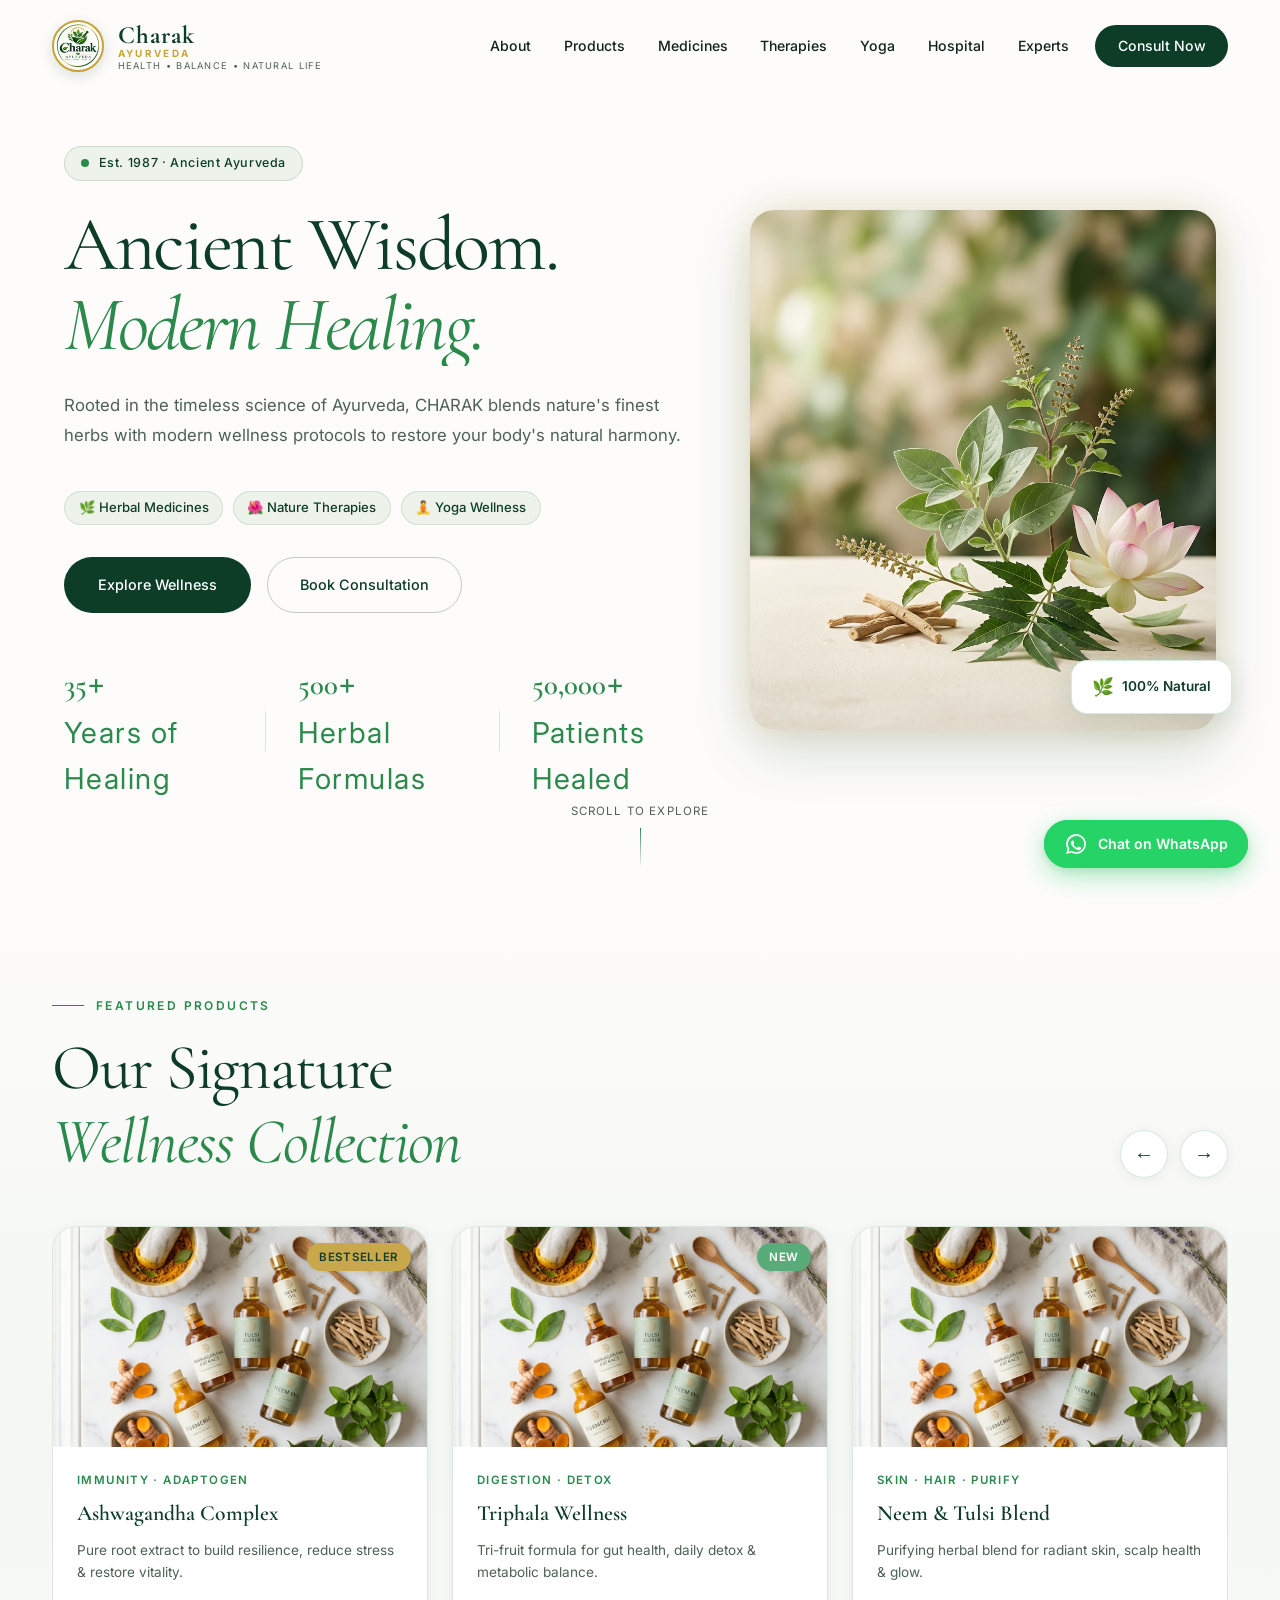
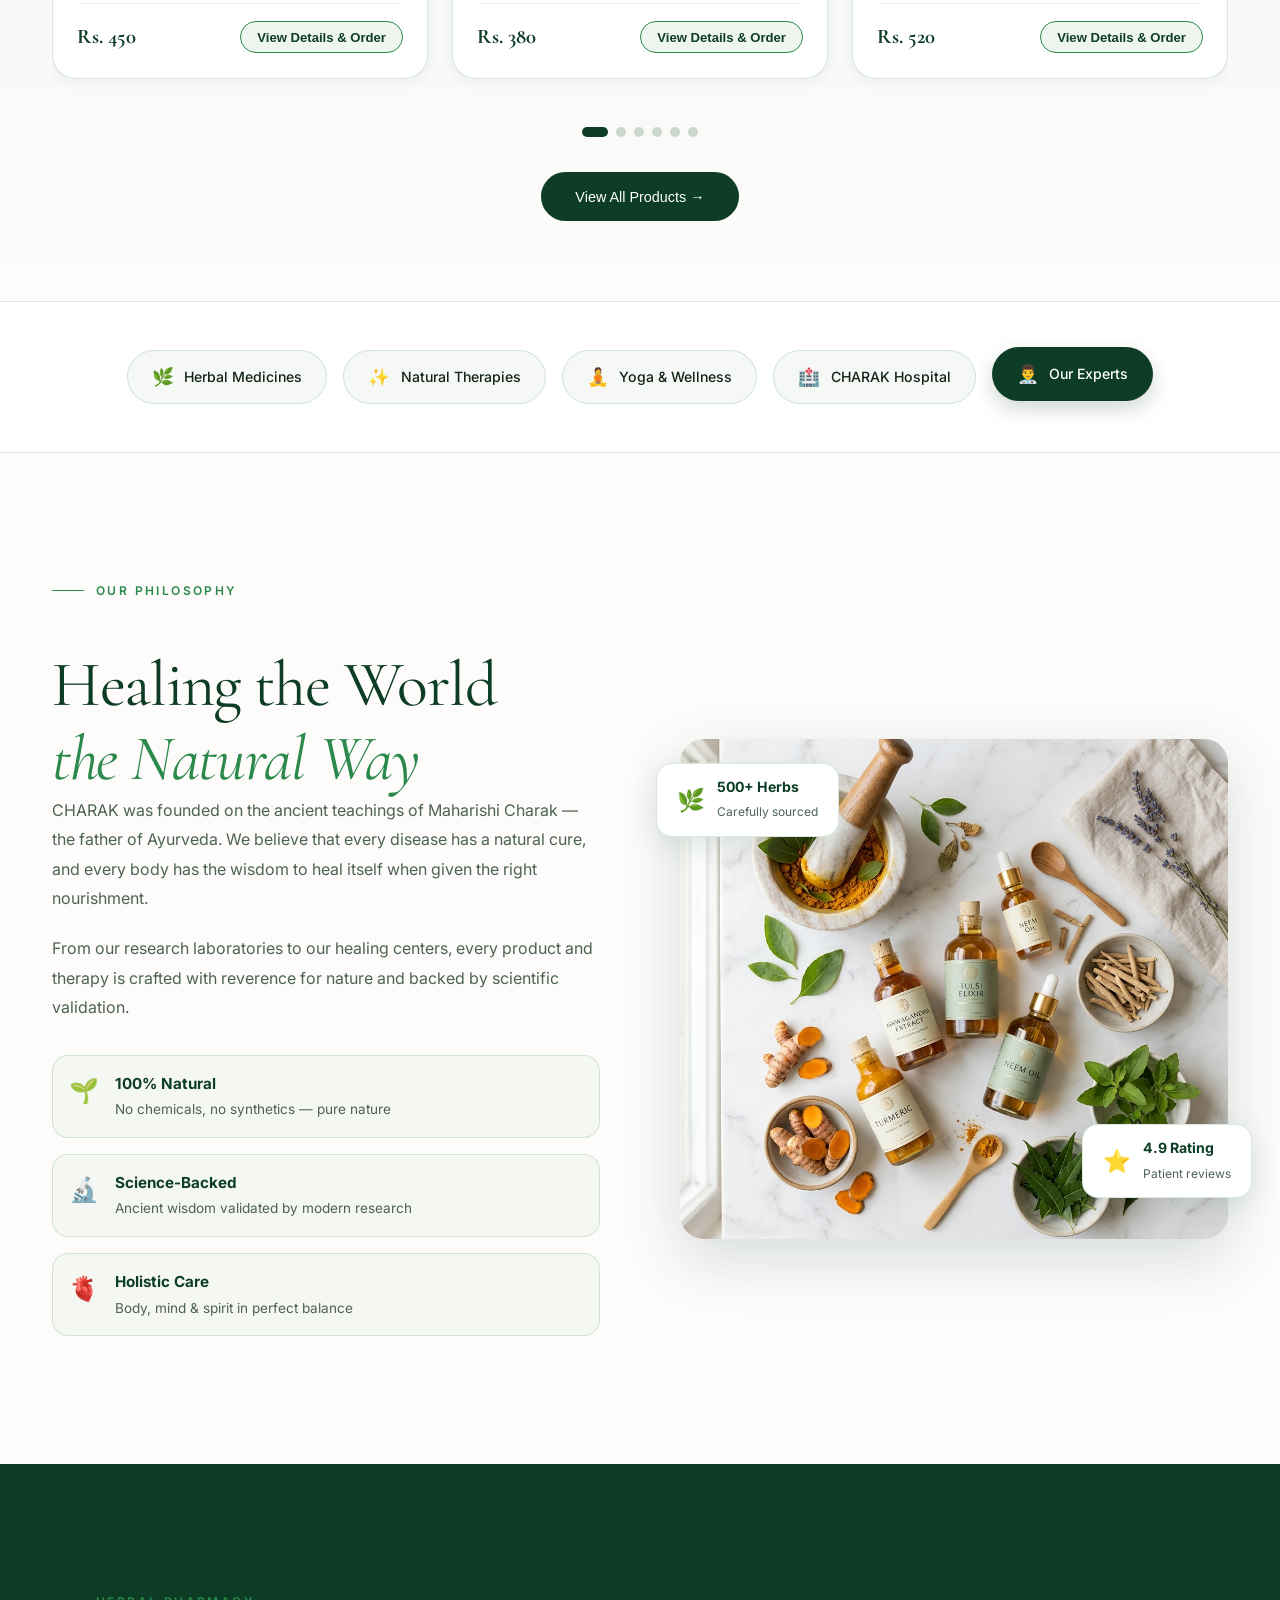
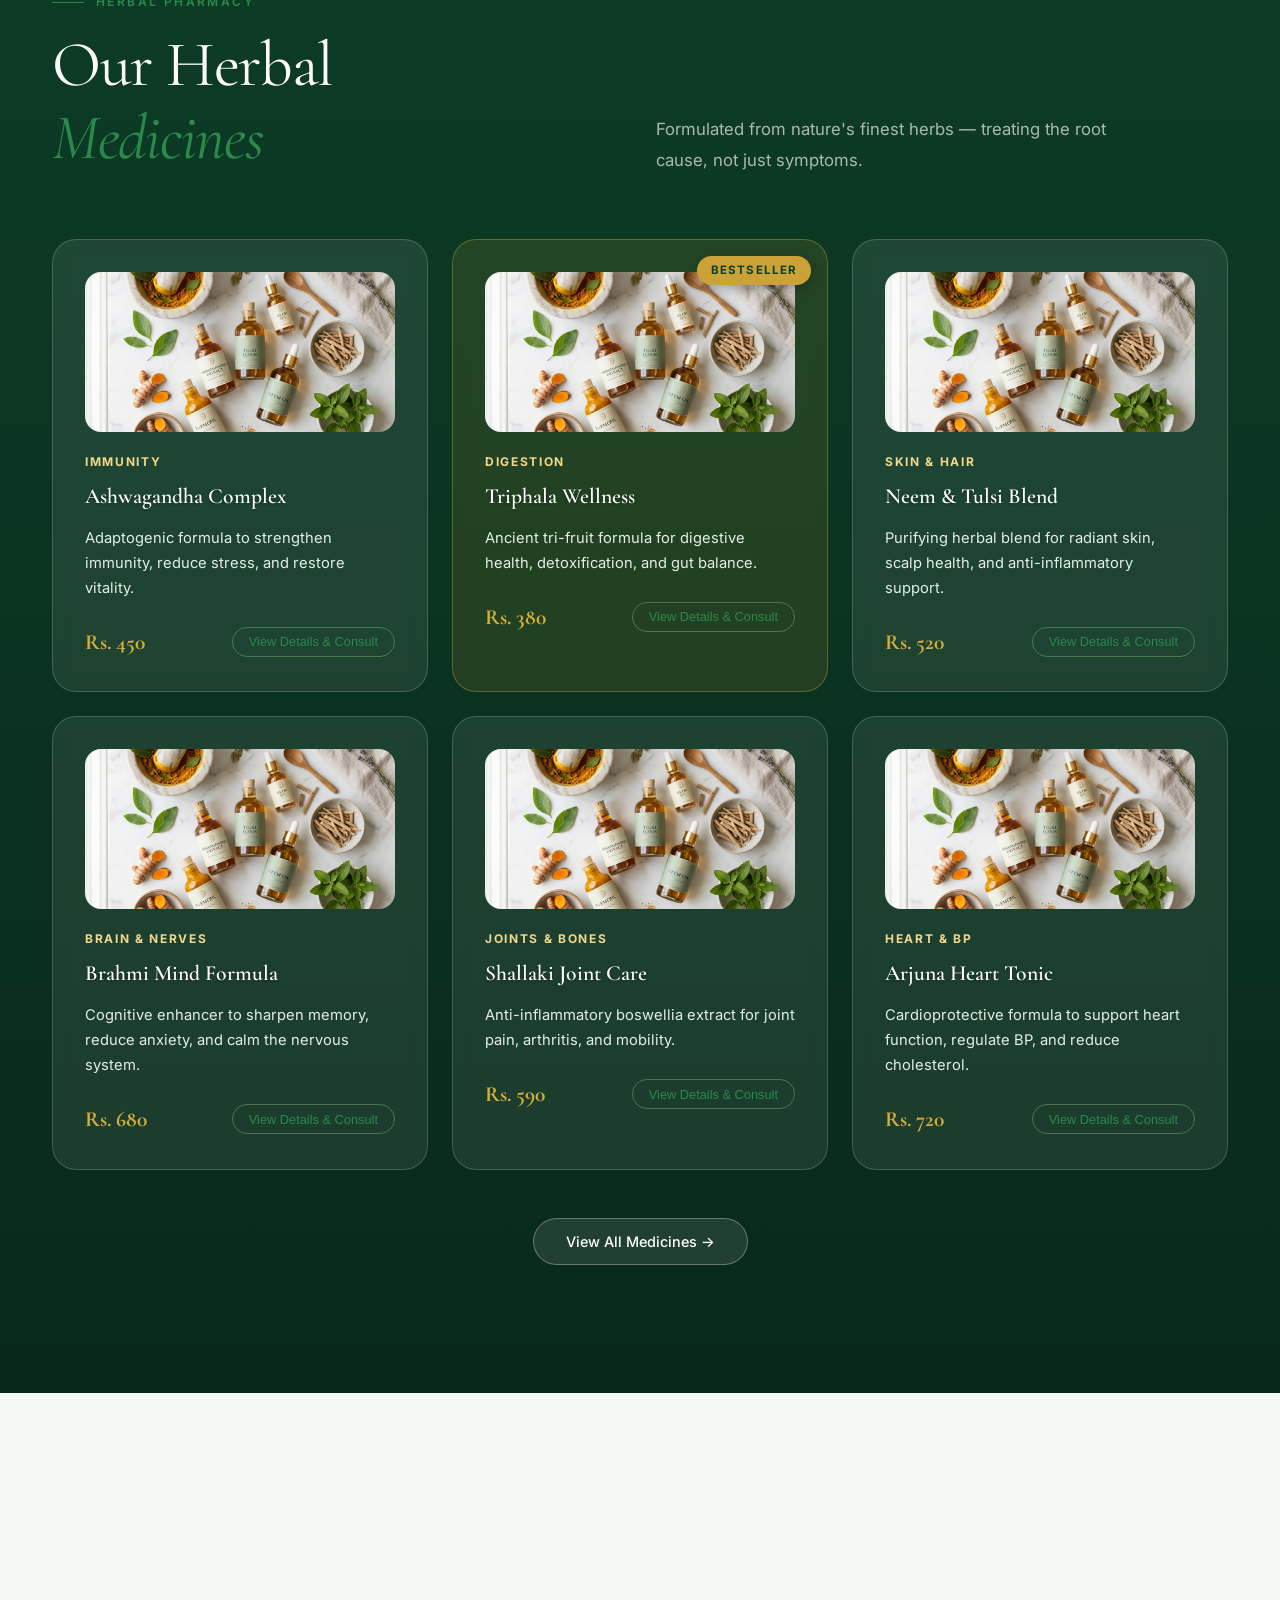
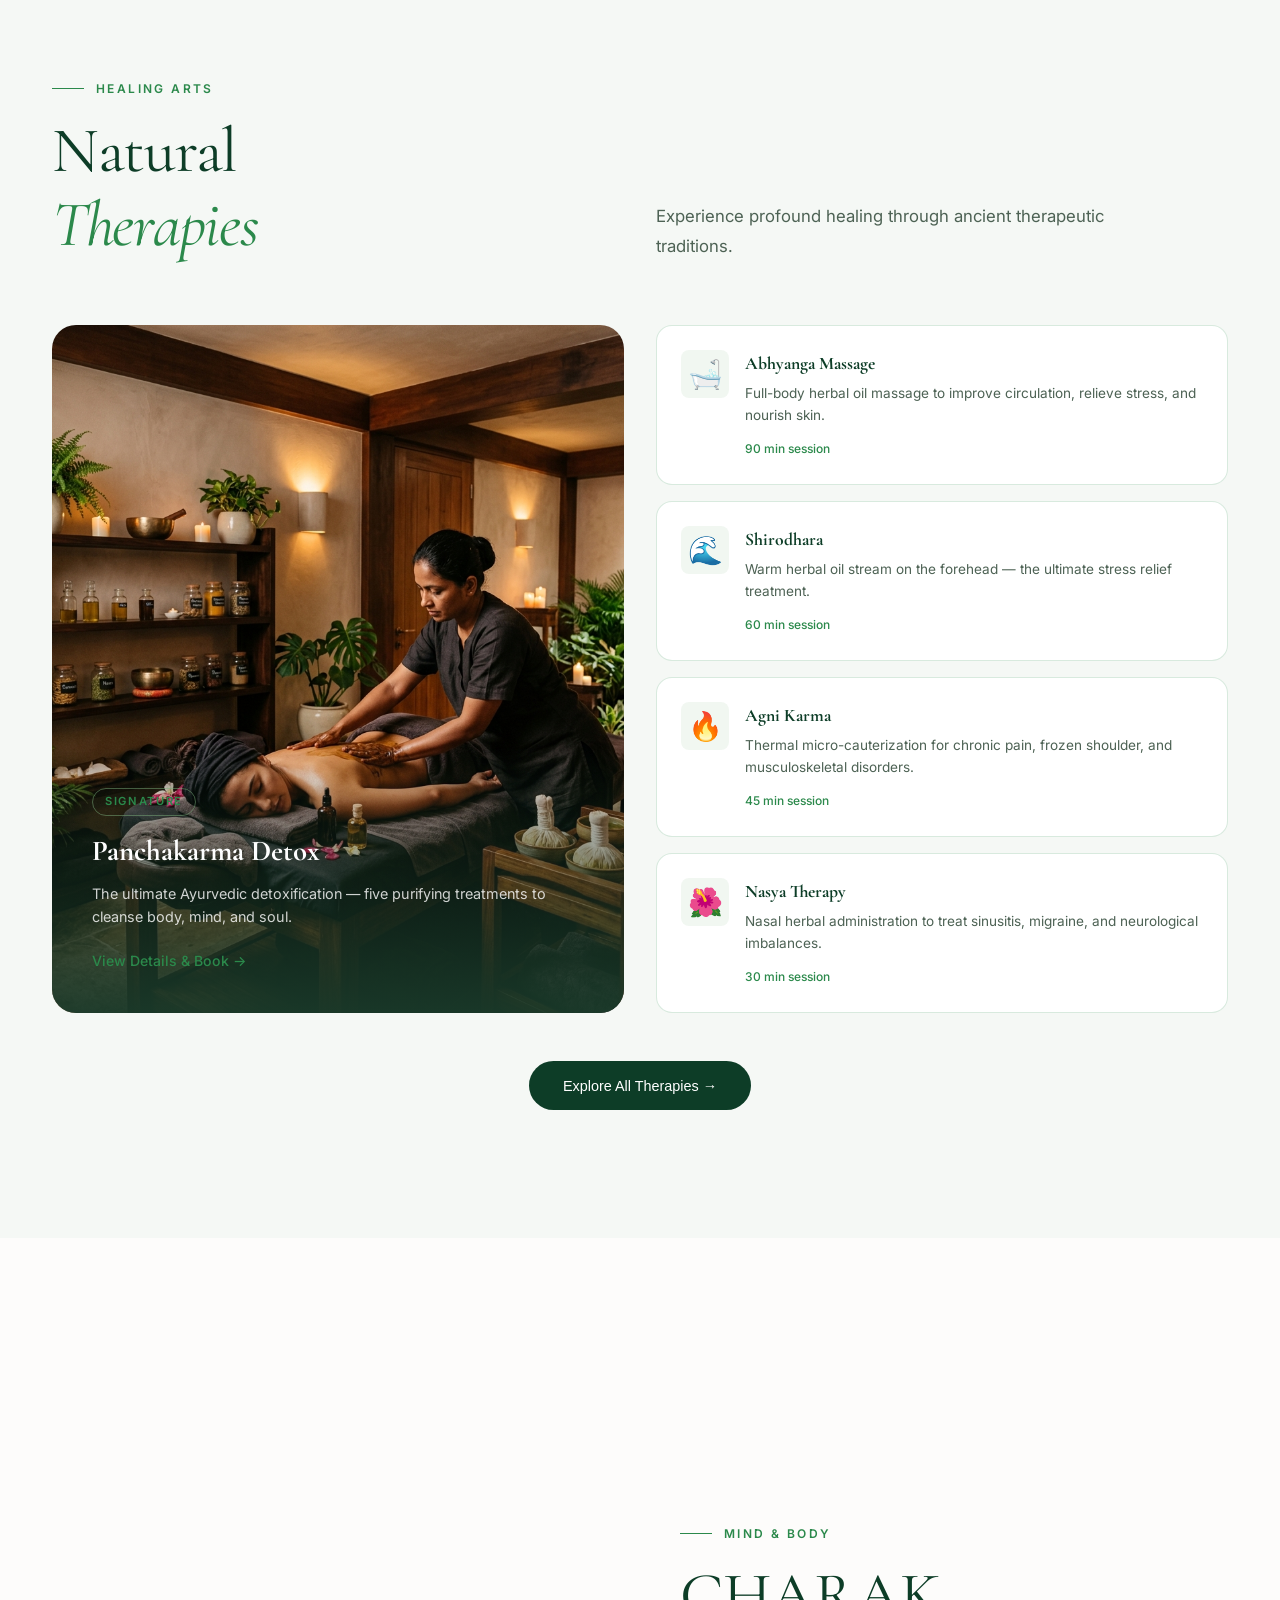
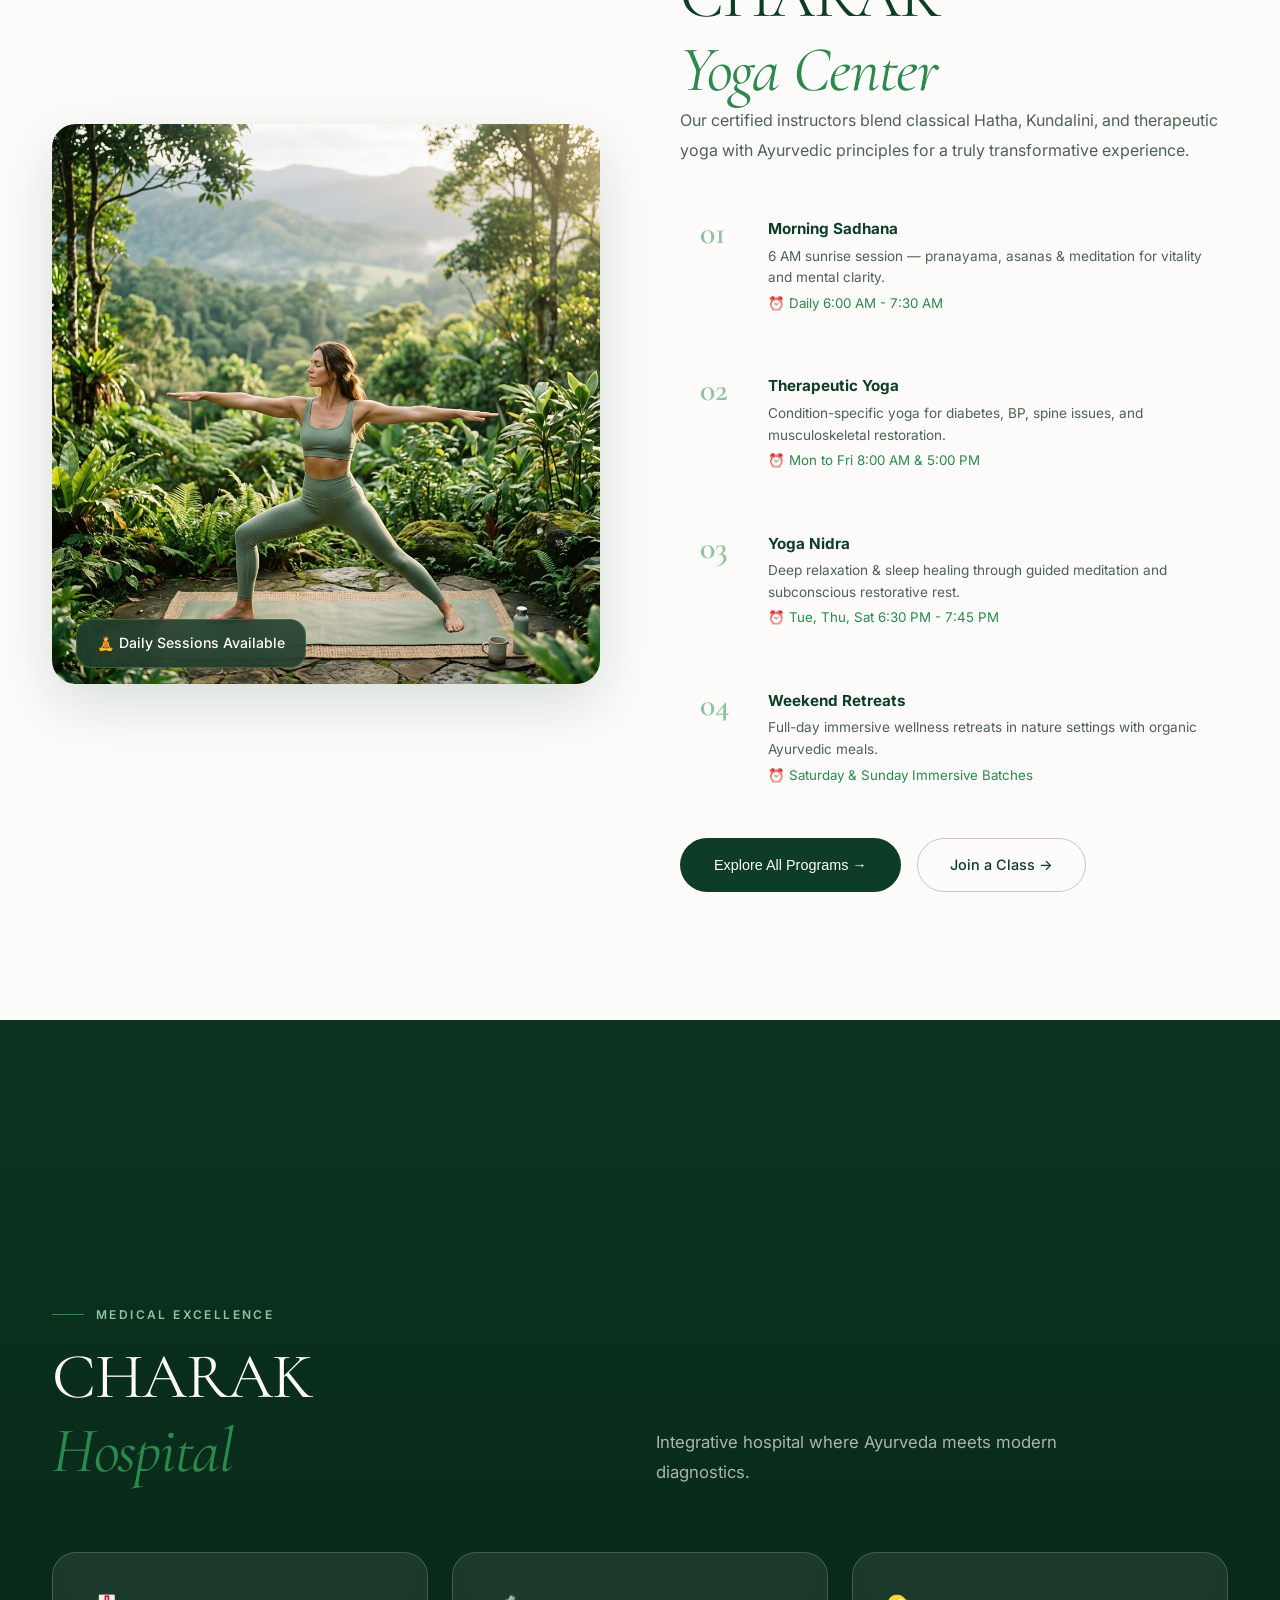
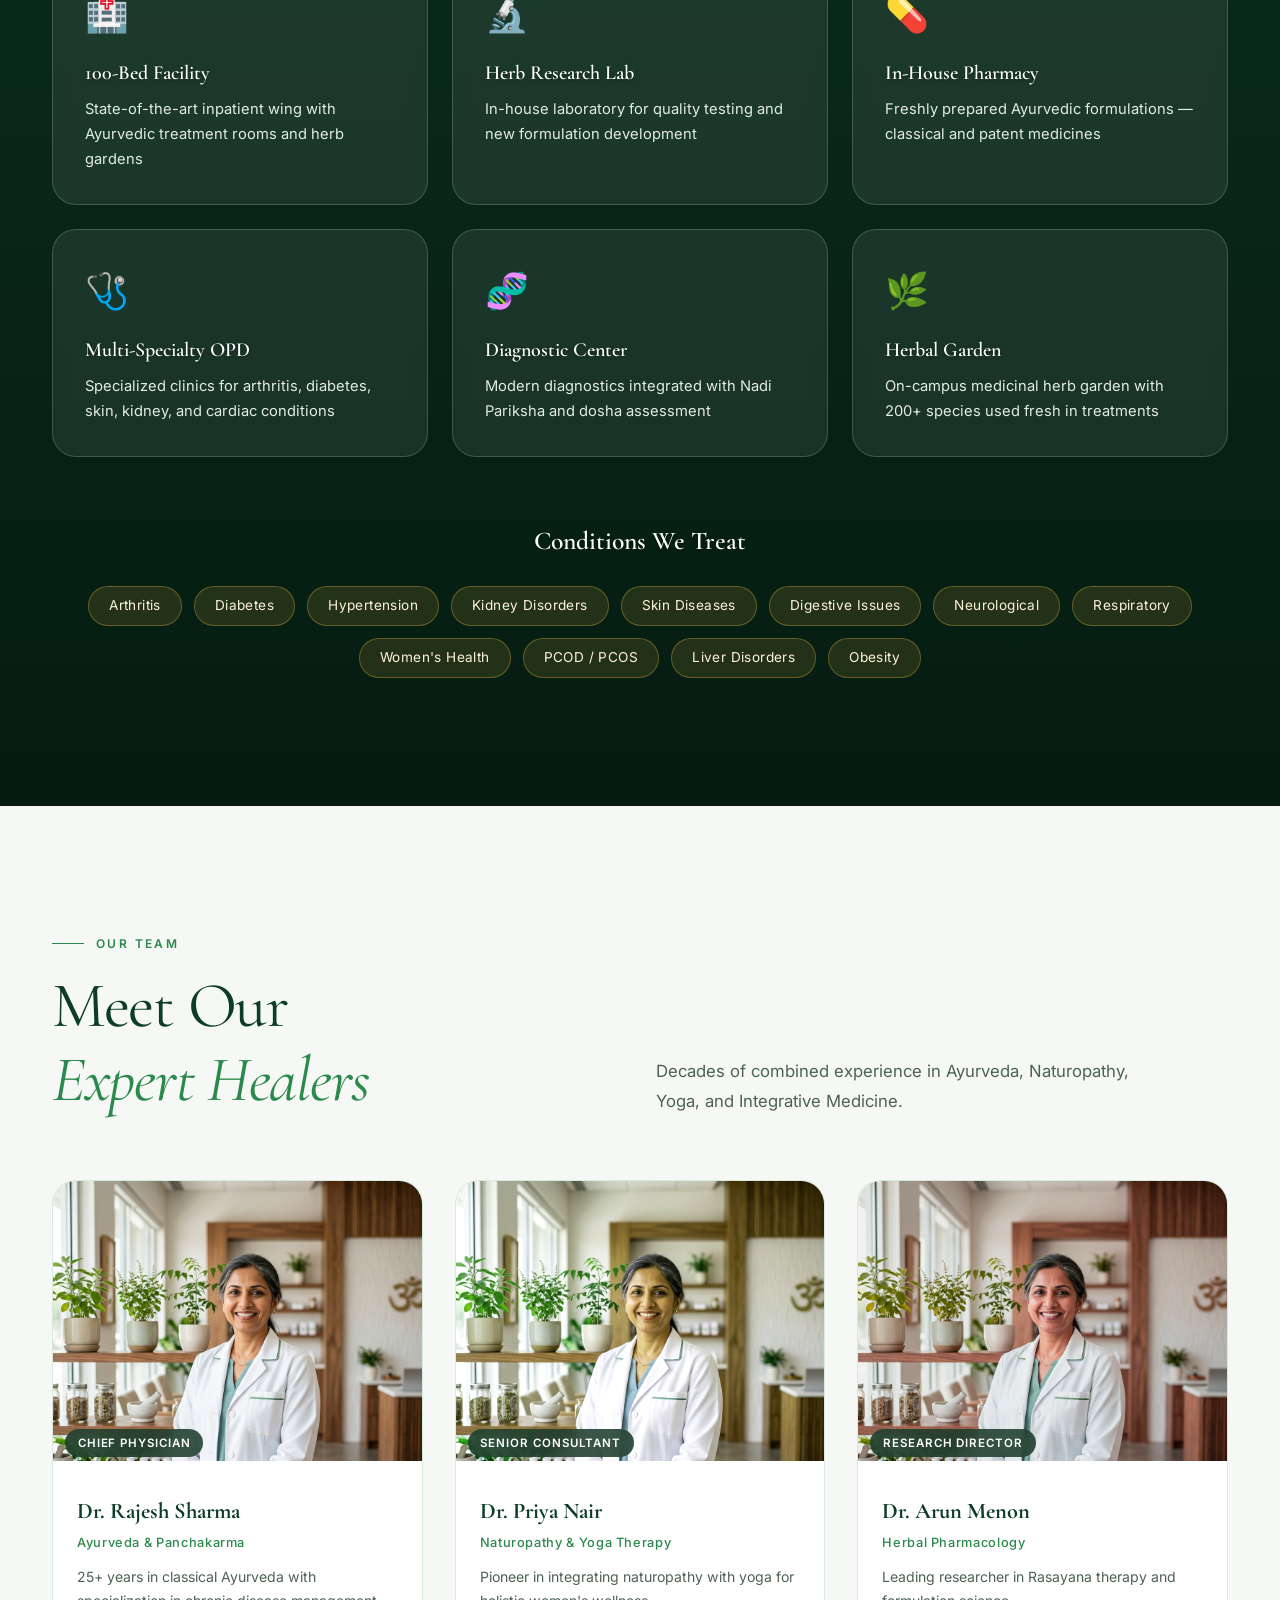
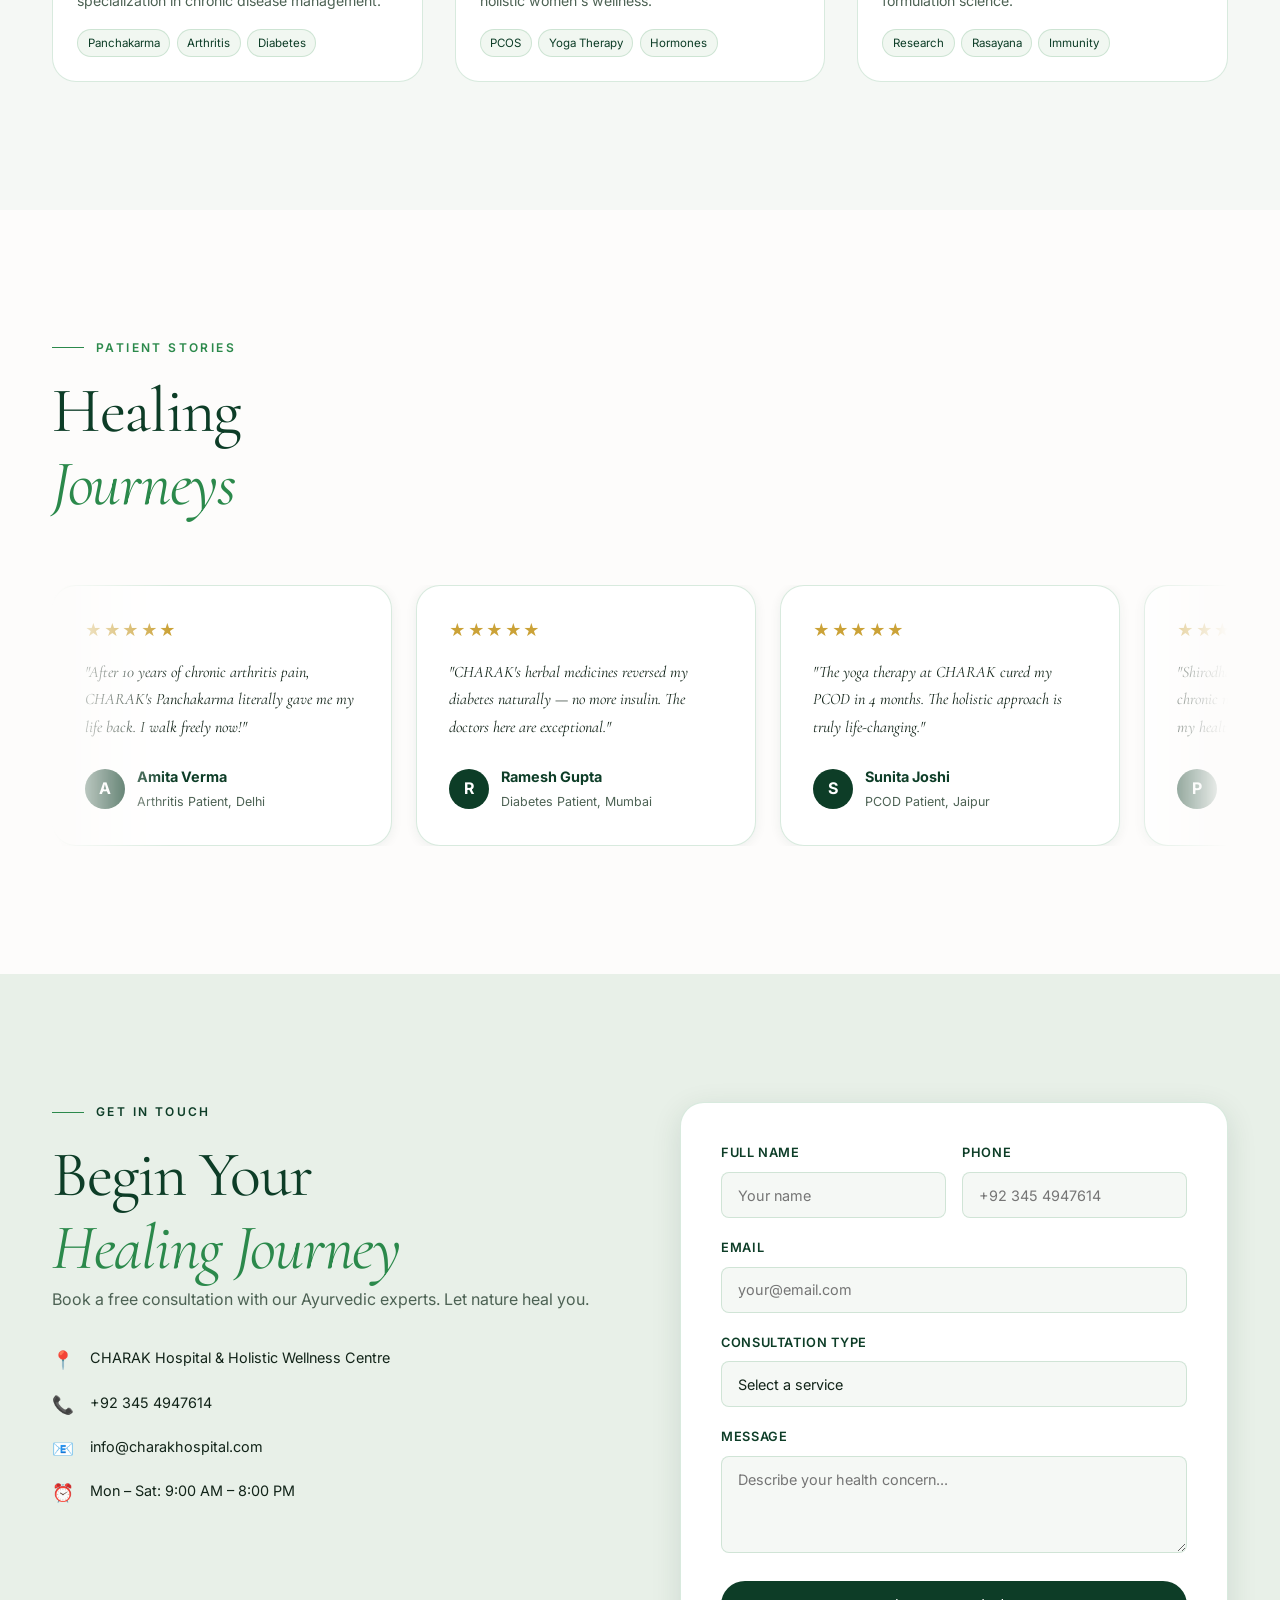
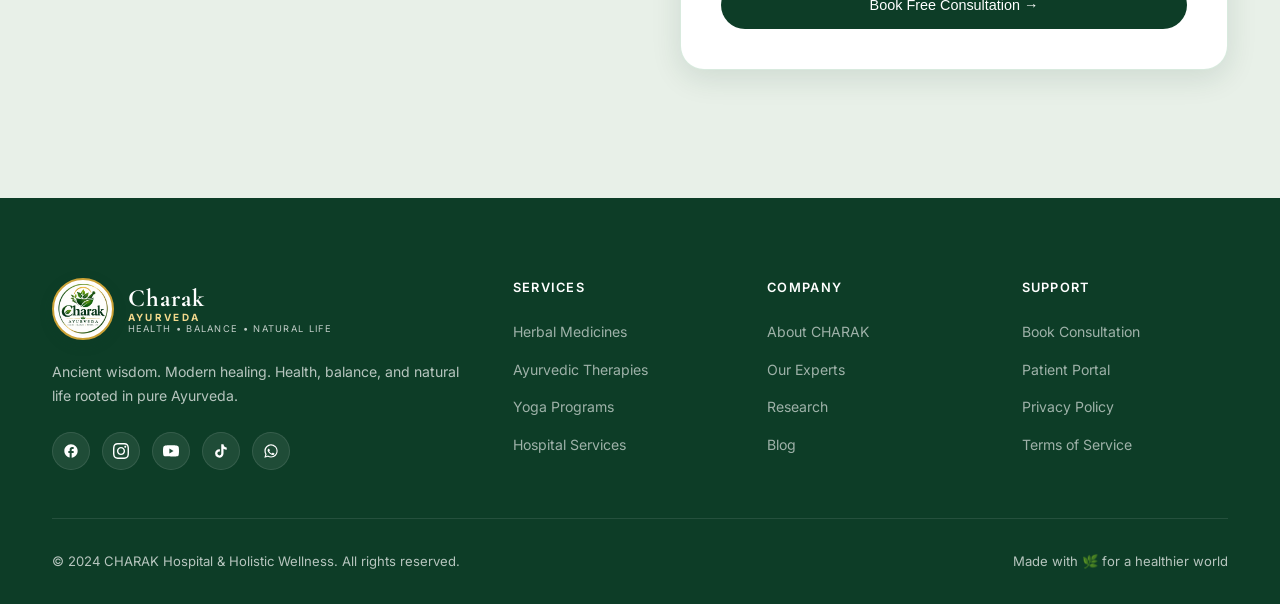
<file: index.html>
<!DOCTYPE html>
<html lang="en">
<head>
  <meta charset="UTF-8" />
  <meta name="viewport" content="width=device-width, initial-scale=1.0" />
  <title>Charak Ayurveda | Health • Balance • Natural Life</title>
  <meta name="description" content="Charak Ayurveda – Holistic hospital & wellness organization offering natural therapies, pure herbal medicines, and expert Ayurvedic consultations." />
  <link rel="icon" type="image/png" href="charak_logo.png" />
  <link rel="preconnect" href="https://fonts.googleapis.com" />
  <link rel="preconnect" href="https://fonts.gstatic.com" crossorigin />
  <link href="https://fonts.googleapis.com/css2?family=Cormorant+Garamond:ital,wght@0,300;0,400;0,500;0,600;0,700;1,300;1,400&family=Inter:wght@300;400;500;600&family=Playfair+Display:ital,wght@0,400;0,700;1,400&display=swap" rel="stylesheet" />
  <link rel="stylesheet" href="style.css" />
</head>
<body>

  <!-- ─── HERO LEAF CANVAS (fixed to hero) ─── -->
  <canvas id="heroLeafCanvas"></canvas>

  <!-- ─── NAVBAR ─── -->
  <nav id="navbar">
    <div class="nav-inner">
      <a href="#hero" class="logo">
        <img src="charak_logo.png" alt="Charak Ayurveda Logo" class="brand-logo-img" />
        <div class="logo-text">
          <span class="logo-name">Charak</span>
          <span class="logo-ayurveda">AYURVEDA</span>
          <span class="logo-tagline">Health • Balance • Natural Life</span>
        </div>
      </a>
      <ul class="nav-links">
        <li><a href="#about"      class="nav-link">About</a></li>
        <li><a href="#products"   class="nav-link">Products</a></li>
        <li><a href="#medicines"  class="nav-link">Medicines</a></li>
        <li><a href="#therapies"  class="nav-link">Therapies</a></li>
        <li><a href="#yoga"       class="nav-link">Yoga</a></li>
        <li><a href="#hospital"   class="nav-link">Hospital</a></li>
        <li><a href="#experts"    class="nav-link">Experts</a></li>
        <li><a href="#contact"    class="nav-cta">Consult Now</a></li>
      </ul>
      <button class="hamburger" id="hamburger" aria-label="Menu">
        <span></span><span></span><span></span>
      </button>
    </div>
  </nav>

  <div class="mobile-nav" id="mobileNav">
    <button class="mobile-close" onclick="closeMobileNav()">✕</button>
    <div style="text-align:center; margin-bottom:1.5rem">
      <img src="charak_logo.png" alt="Charak Ayurveda" style="width:72px; height:72px; border-radius:50%; background:white; padding:2px; border:2px solid var(--gold); box-shadow:0 6px 20px rgba(0,0,0,0.35);" />
      <div style="font-family:var(--font-serif); font-size:1.7rem; color:white; font-weight:700; margin-top:0.4rem">Charak</div>
      <div style="font-size:0.68rem; color:var(--gold-light); letter-spacing:0.24em; font-weight:700; text-transform:uppercase">AYURVEDA</div>
      <div style="font-size:0.58rem; color:rgba(255,255,255,0.7); letter-spacing:0.12em; text-transform:uppercase; margin-top:0.2rem">Health • Balance • Natural Life</div>
    </div>
    <ul>
      <li><a href="#about"      onclick="closeMobileNav()">About</a></li>
      <li><a href="#products"   onclick="closeMobileNav()">Products</a></li>
      <li><a href="#medicines"  onclick="closeMobileNav()">Medicines</a></li>
      <li><a href="#therapies"  onclick="closeMobileNav()">Therapies</a></li>
      <li><a href="#yoga"       onclick="closeMobileNav()">Yoga</a></li>
      <li><a href="#hospital"   onclick="closeMobileNav()">Hospital</a></li>
      <li><a href="#experts"    onclick="closeMobileNav()">Experts</a></li>
      <li><a href="#contact"    onclick="closeMobileNav()">Consult Now</a></li>
    </ul>
  </div>

  <!-- ─── HERO ─── -->
  <section class="hero" id="hero">
    <!-- CSS falling leaves for hero -->
    <div class="hero-leaves-wrap" aria-hidden="true">
      <div class="css-leaf l1">🍃</div>
      <div class="css-leaf l2">🌿</div>
      <div class="css-leaf l3">🍃</div>
      <div class="css-leaf l4">🌿</div>
      <div class="css-leaf l5">🍃</div>
      <div class="css-leaf l6">🌿</div>
      <div class="css-leaf l7">🍃</div>
      <div class="css-leaf l8">🌿</div>
      <div class="css-leaf l9">🍃</div>
      <div class="css-leaf l10">🌿</div>
      <div class="css-leaf l11">🍃</div>
      <div class="css-leaf l12">🌿</div>
    </div>

    <div class="hero-inner container">
      <div class="hero-content">
        <div class="hero-badge reveal">
          <span class="badge-dot"></span>
          <span>Health • Balance • Natural Life</span>
        </div>
        <h1 class="hero-title reveal">
          <span class="title-line clip-text">Ancient Wisdom.</span>
          <span class="title-line italic clip-text">Modern Healing.</span>
        </h1>
        <p class="hero-sub reveal">
          Rooted in the timeless science of Ayurveda, Charak blends nature's finest herbs
          with modern wellness protocols to restore your body's natural harmony.
        </p>
        <div class="hero-pills-mini reveal">
          <span class="mini-pill">🌿 Herbal Medicines</span>
          <span class="mini-pill">🌺 Nature Therapies</span>
          <span class="mini-pill">🧘 Yoga Wellness</span>
        </div>
        <div class="hero-actions reveal">
          <a href="#about"   class="btn-primary">Explore Wellness</a>
          <a href="#contact" class="btn-ghost">Book Consultation</a>
        </div>
        <div class="hero-stats reveal">
          <div class="stat">
            <span class="stat-num" data-target="35">0</span><span class="stat-plus">+</span>
            <span class="stat-label">Years of Healing</span>
          </div>
          <div class="stat-divider"></div>
          <div class="stat">
            <span class="stat-num" data-target="500">0</span><span class="stat-plus">+</span>
            <span class="stat-label">Herbal Formulas</span>
          </div>
          <div class="stat-divider"></div>
          <div class="stat">
            <span class="stat-num" data-target="50000">0</span><span class="stat-plus">+</span>
            <span class="stat-label">Patients Healed</span>
          </div>
        </div>
      </div>
      <div class="hero-image-wrap reveal">
        <div class="hero-img-frame">
          <img src="charak_hero_bg.png" alt="Herbal Wellness" class="hero-img" />
          <div class="hero-img-badge">
            <div class="badge-inner">
              <span style="font-size:1.1rem">🌿</span>
              <span>100% Natural</span>
            </div>
          </div>
          <div class="hero-img-orb orb1"></div>
          <div class="hero-img-orb orb2"></div>
        </div>
      </div>
    </div>

    <div class="scroll-hint">
      <span>Scroll to explore</span>
      <div class="scroll-line"></div>
    </div>
  </section>

  <!-- ─── PRODUCT SHOWCASE SLIDER ─── -->
  <section class="products-showcase" id="products">
    <!-- Drifting herb particles background -->
    <div class="section-particles" id="particlesProducts" aria-hidden="true"></div>

    <div class="container">
      <div class="section-label reveal">Featured Products</div>
      <div class="section-header-flex reveal">
        <h2 class="section-title">Our Signature<br /><em>Wellness Collection</em></h2>
        <div class="slider-controls">
          <button class="slider-btn" id="prodPrev" aria-label="Previous">&#8592;</button>
          <button class="slider-btn" id="prodNext" aria-label="Next">&#8594;</button>
        </div>
      </div>

      <div class="prod-slider-wrap reveal">
        <div class="prod-track" id="prodTrack">

          <div class="prod-card">
            <div class="prod-img-wrap">
              <img src="charak_herbs.png" alt="Ashwagandha Complex" class="prod-img" />
              <span class="prod-badge bestseller">Bestseller</span>
            </div>
            <div class="prod-body">
              <span class="prod-category">Immunity · Adaptogen</span>
              <h3 class="prod-name">Ashwagandha Complex</h3>
              <p class="prod-desc">Pure root extract to build resilience, reduce stress & restore vitality.</p>
              <div class="prod-footer">
                <span class="prod-price">Rs. 450</span>
                <button class="prod-cta">Add to Cart</button>
              </div>
            </div>
          </div>

          <div class="prod-card">
            <div class="prod-img-wrap">
              <img src="charak_herbs.png" alt="Triphala Wellness" class="prod-img" style="filter:hue-rotate(30deg) saturate(0.8)"/>
              <span class="prod-badge new">New</span>
            </div>
            <div class="prod-body">
              <span class="prod-category">Digestion · Detox</span>
              <h3 class="prod-name">Triphala Wellness</h3>
              <p class="prod-desc">Tri-fruit formula for gut health, daily detox & metabolic balance.</p>
              <div class="prod-footer">
                <span class="prod-price">Rs. 380</span>
                <button class="prod-cta">Add to Cart</button>
              </div>
            </div>
          </div>

          <div class="prod-card">
            <div class="prod-img-wrap">
              <img src="charak_herbs.png" alt="Neem Tulsi Blend" class="prod-img" style="filter:hue-rotate(-20deg) saturate(1.2)"/>
            </div>
            <div class="prod-body">
              <span class="prod-category">Skin · Hair · Purify</span>
              <h3 class="prod-name">Neem & Tulsi Blend</h3>
              <p class="prod-desc">Purifying herbal blend for radiant skin, scalp health & glow.</p>
              <div class="prod-footer">
                <span class="prod-price">Rs. 520</span>
                <button class="prod-cta">Add to Cart</button>
              </div>
            </div>
          </div>

          <div class="prod-card">
            <div class="prod-img-wrap">
              <img src="charak_herbs.png" alt="Brahmi Mind Formula" class="prod-img" style="filter:hue-rotate(60deg) saturate(0.9) brightness(0.95)"/>
              <span class="prod-badge premium">Premium</span>
            </div>
            <div class="prod-body">
              <span class="prod-category">Brain · Memory · Calm</span>
              <h3 class="prod-name">Brahmi Mind Formula</h3>
              <p class="prod-desc">Cognitive enhancer to sharpen memory & calm the nervous system.</p>
              <div class="prod-footer">
                <span class="prod-price">Rs. 680</span>
                <button class="prod-cta">Add to Cart</button>
              </div>
            </div>
          </div>

          <div class="prod-card">
            <div class="prod-img-wrap">
              <img src="charak_herbs.png" alt="Shallaki Joint Care" class="prod-img" style="filter:hue-rotate(-40deg) saturate(1.1)"/>
            </div>
            <div class="prod-body">
              <span class="prod-category">Joints · Mobility</span>
              <h3 class="prod-name">Shallaki Joint Care</h3>
              <p class="prod-desc">Boswellia extract for joint pain, arthritis relief & mobility.</p>
              <div class="prod-footer">
                <span class="prod-price">Rs. 590</span>
                <button class="prod-cta">Add to Cart</button>
              </div>
            </div>
          </div>

          <div class="prod-card">
            <div class="prod-img-wrap">
              <img src="charak_herbs.png" alt="Arjuna Heart Tonic" class="prod-img" style="filter:hue-rotate(100deg) saturate(0.8)"/>
              <span class="prod-badge bestseller">Bestseller</span>
            </div>
            <div class="prod-body">
              <span class="prod-category">Heart · Blood Pressure</span>
              <h3 class="prod-name">Arjuna Heart Tonic</h3>
              <p class="prod-desc">Cardioprotective formula to support heart function & regulate BP.</p>
              <div class="prod-footer">
                <span class="prod-price">Rs. 720</span>
                <button class="prod-cta">Add to Cart</button>
              </div>
            </div>
          </div>

        </div><!-- /prod-track -->
      </div><!-- /prod-slider-wrap -->

      <!-- Dots -->
      <div class="prod-dots reveal" id="prodDots"></div>

      <!-- View All Products CTA -->
      <div class="section-cta reveal" style="margin-top: 2.2rem; text-align: center;">
        <button type="button" class="btn-primary" onclick="openStoreOverlay('products')">View All Products &rarr;</button>
      </div>
    </div>
  </section>

  <!-- ─── QUICK NAV PILLS ─── -->
  <section class="quick-nav">
    <div class="container">
      <div class="pills-wrap">
        <a href="#medicines" class="pill" id="pill-medicines">
          <div class="pill-icon">🌿</div><span>Herbal Medicines</span>
        </a>
        <a href="#therapies" class="pill" id="pill-therapies">
          <div class="pill-icon">✨</div><span>Natural Therapies</span>
        </a>
        <a href="#yoga" class="pill" id="pill-yoga">
          <div class="pill-icon">🧘</div><span>Yoga & Wellness</span>
        </a>
        <a href="#hospital" class="pill" id="pill-hospital">
          <div class="pill-icon">🏥</div><span>CHARAK Hospital</span>
        </a>
        <a href="#experts" class="pill" id="pill-experts">
          <div class="pill-icon">👨‍⚕️</div><span>Our Experts</span>
        </a>
      </div>
    </div>
  </section>

  <!-- ─── ABOUT ─── -->
  <section class="about section-light" id="about">
    <!-- Floating petal particles -->
    <div class="section-particles" id="particlesAbout" aria-hidden="true"></div>
    <div class="container">
      <div class="section-label reveal">Our Philosophy</div>
      <div class="about-grid">
        <div class="about-left reveal">
          <h2 class="section-title">Healing the World<br /><em>the Natural Way</em></h2>
          <p class="about-desc">
            CHARAK was founded on the ancient teachings of Maharishi Charak — the father of Ayurveda.
            We believe that every disease has a natural cure, and every body has the wisdom to heal itself
            when given the right nourishment.
          </p>
          <p class="about-desc">
            From our research laboratories to our healing centers, every product and therapy
            is crafted with reverence for nature and backed by scientific validation.
          </p>
          <div class="about-values">
            <div class="value-item">
              <div class="value-icon">🌱</div>
              <div>
                <strong>100% Natural</strong>
                <p>No chemicals, no synthetics — pure nature</p>
              </div>
            </div>
            <div class="value-item">
              <div class="value-icon">🔬</div>
              <div>
                <strong>Science-Backed</strong>
                <p>Ancient wisdom validated by modern research</p>
              </div>
            </div>
            <div class="value-item">
              <div class="value-icon">🫀</div>
              <div>
                <strong>Holistic Care</strong>
                <p>Body, mind & spirit in perfect balance</p>
              </div>
            </div>
          </div>
        </div>
        <div class="about-right reveal">
          <div class="about-img-wrap">
            <img src="charak_herbs.png" alt="Natural Herbal Medicines" class="about-img" />
            <div class="floating-card card-1">
              <span class="card-emoji">🌿</span>
              <div><strong>500+ Herbs</strong><small>Carefully sourced</small></div>
            </div>
            <div class="floating-card card-2">
              <span class="card-emoji">⭐</span>
              <div><strong>4.9 Rating</strong><small>Patient reviews</small></div>
            </div>
          </div>
        </div>
      </div>
    </div>
  </section>

  <!-- ─── MEDICINES ─── -->
  <section class="medicines section-mid" id="medicines">
    <!-- Rising particle emitters per card -->
    <div class="section-particles" id="particlesMed" aria-hidden="true"></div>
    <div class="container">
      <div class="section-label reveal">Herbal Pharmacy</div>
      <div class="section-header reveal">
        <h2 class="section-title white">Our Herbal<br /><em>Medicines</em></h2>
        <p class="section-desc" style="color:rgba(255,255,255,0.65)">Formulated from nature's finest herbs — treating the root cause, not just symptoms.</p>
      </div>
      <div class="medicines-grid reveal" id="medicinesGrid">
        <div class="medicine-card" data-aos>
          <div class="med-icon">🌿</div>
          <div class="med-tag">Immunity</div>
          <h3>Ashwagandha Complex</h3>
          <p>Adaptogenic formula to strengthen immunity, reduce stress, and restore vitality.</p>
          <div class="med-footer"><span class="med-price">Rs. 450</span><button class="med-btn">Learn More</button></div>
        </div>
        <div class="medicine-card featured" data-aos>
          <div class="featured-tag">Bestseller</div>
          <div class="med-icon">🍵</div>
          <div class="med-tag">Digestion</div>
          <h3>Triphala Wellness</h3>
          <p>Ancient tri-fruit formula for digestive health, detoxification, and gut balance.</p>
          <div class="med-footer"><span class="med-price">Rs. 380</span><button class="med-btn">Learn More</button></div>
        </div>
        <div class="medicine-card" data-aos>
          <div class="med-icon">🌸</div>
          <div class="med-tag">Skin & Hair</div>
          <h3>Neem & Tulsi Blend</h3>
          <p>Purifying herbal blend for radiant skin, scalp health, and anti-inflammatory support.</p>
          <div class="med-footer"><span class="med-price">Rs. 520</span><button class="med-btn">Learn More</button></div>
        </div>
        <div class="medicine-card" data-aos>
          <div class="med-icon">🧠</div>
          <div class="med-tag">Brain & Nerves</div>
          <h3>Brahmi Mind Formula</h3>
          <p>Cognitive enhancer to sharpen memory, reduce anxiety, and calm the nervous system.</p>
          <div class="med-footer"><span class="med-price">Rs. 680</span><button class="med-btn">Learn More</button></div>
        </div>
        <div class="medicine-card" data-aos>
          <div class="med-icon">💪</div>
          <div class="med-tag">Joints & Bones</div>
          <h3>Shallaki Joint Care</h3>
          <p>Anti-inflammatory boswellia extract for joint pain, arthritis, and mobility.</p>
          <div class="med-footer"><span class="med-price">Rs. 590</span><button class="med-btn">Learn More</button></div>
        </div>
        <div class="medicine-card" data-aos>
          <div class="med-icon">❤️</div>
          <div class="med-tag">Heart & BP</div>
          <h3>Arjuna Heart Tonic</h3>
          <p>Cardioprotective formula to support heart function, regulate BP, and reduce cholesterol.</p>
          <div class="med-footer"><span class="med-price">Rs. 720</span><button class="med-btn">Learn More</button></div>
        </div>
      </div>
      <div class="section-cta reveal">
        <button type="button" class="btn-primary-light" onclick="openStoreOverlay('medicines')">View All Medicines &rarr;</button>
      </div>
    </div>
  </section>

  <!-- ─── THERAPIES ─── -->
  <section class="therapies section-cream" id="therapies">
    <!-- Swirling leaf effect -->
    <canvas class="section-canvas" id="therapyCanvas" aria-hidden="true"></canvas>
    <div class="container">
      <div class="section-label reveal">Healing Arts</div>
      <div class="section-header reveal">
        <h2 class="section-title">Natural<br /><em>Therapies</em></h2>
        <p class="section-desc">Experience profound healing through ancient therapeutic traditions.</p>
      </div>
      <div class="therapies-grid reveal" id="therapiesGrid">
        <div class="therapy-card large">
          <img src="charak_therapy.png" alt="Panchakarma Therapy" class="therapy-img" />
          <div class="therapy-overlay">
            <div class="therapy-tag">Signature</div>
            <h3>Panchakarma Detox</h3>
            <p>The ultimate Ayurvedic detoxification — five purifying treatments to cleanse body, mind, and soul.</p>
            <a href="#contact" class="therapy-link">Book Session →</a>
          </div>
        </div>
        <div class="therapy-cards-right">
          <div class="therapy-mini">
            <div class="therapy-mini-icon">🛁</div>
            <div>
              <h4>Abhyanga Massage</h4>
              <p>Full-body herbal oil massage to improve circulation, relieve stress, and nourish skin.</p>
              <span class="mini-duration">90 min session</span>
            </div>
          </div>
          <div class="therapy-mini">
            <div class="therapy-mini-icon">🌊</div>
            <div>
              <h4>Shirodhara</h4>
              <p>Warm herbal oil stream on the forehead — the ultimate stress relief treatment.</p>
              <span class="mini-duration">60 min session</span>
            </div>
          </div>
          <div class="therapy-mini">
            <div class="therapy-mini-icon">🔥</div>
            <div>
              <h4>Agni Karma</h4>
              <p>Thermal micro-cauterization for chronic pain, frozen shoulder, and musculoskeletal disorders.</p>
              <span class="mini-duration">45 min session</span>
            </div>
          </div>
          <div class="therapy-mini">
            <div class="therapy-mini-icon">🌺</div>
            <div>
              <h4>Nasya Therapy</h4>
              <p>Nasal herbal administration to treat sinusitis, migraine, and neurological imbalances.</p>
              <span class="mini-duration">30 min session</span>
            </div>
          </div>
        </div>
      </div>
      <div class="section-cta reveal">
        <button type="button" class="btn-primary" onclick="openStoreOverlay('therapies')">Explore All Therapies &rarr;</button>
      </div>
    </div>
  </section>

  <!-- ─── YOGA ─── -->
  <section class="yoga section-light" id="yoga">
    <!-- Spiral drifting particles -->
    <canvas class="section-canvas" id="yogaCanvas" aria-hidden="true"></canvas>
    <div class="container">
      <div class="yoga-grid">
        <div class="yoga-left reveal">
          <div class="yoga-img-wrap">
            <img src="charak_yoga.png" alt="Yoga & Wellness" class="yoga-img" />
            <div class="yoga-floating">
              <span>🧘 Daily Sessions Available</span>
            </div>
          </div>
        </div>
        <div class="yoga-right reveal">
          <div class="section-label">Mind & Body</div>
          <h2 class="section-title">CHARAK<br /><em>Yoga Center</em></h2>
          <p class="about-desc">
            Our certified instructors blend classical Hatha, Kundalini, and therapeutic yoga
            with Ayurvedic principles for a truly transformative experience.
          </p>
          <div class="yoga-programs" id="yogaPrograms">
            <div class="yoga-prog">
              <div class="prog-num">01</div>
              <div><strong>Morning Sadhana</strong><p>6 AM sunrise session — pranayama, asanas & meditation</p></div>
            </div>
            <div class="yoga-prog">
              <div class="prog-num">02</div>
              <div><strong>Therapeutic Yoga</strong><p>Condition-specific yoga for diabetes, BP, spine issues</p></div>
            </div>
            <div class="yoga-prog">
              <div class="prog-num">03</div>
              <div><strong>Yoga Nidra</strong><p>Deep relaxation & sleep healing through guided meditation</p></div>
            </div>
            <div class="yoga-prog">
              <div class="prog-num">04</div>
              <div><strong>Weekend Retreats</strong><p>Full-day immersive wellness retreats in nature settings</p></div>
            </div>
          </div>
          <div style="display:flex; gap:1rem; flex-wrap:wrap; margin-top:1.5rem">
            <button type="button" class="btn-primary" onclick="openStoreOverlay('yoga')">Explore All Programs &rarr;</button>
            <a href="#contact" class="btn-secondary">Join a Class →</a>
          </div>
        </div>
      </div>
    </div>
  </section>

  <!-- ─── HOSPITAL ─── -->
  <section class="hospital section-mid-2" id="hospital">
    <!-- Upward-rising leaf particles -->
    <canvas class="section-canvas" id="hospitalCanvas" aria-hidden="true"></canvas>
    <div class="container">
      <div class="section-label reveal" style="color: var(--light-sage)">Medical Excellence</div>
      <div class="section-header reveal">
        <h2 class="section-title white">CHARAK<br /><em>Hospital</em></h2>
        <p class="section-desc" style="color:rgba(255,255,255,0.65)">Integrative hospital where Ayurveda meets modern diagnostics.</p>
      </div>
      <div class="hospital-grid reveal" id="hospitalGrid">
        <div class="hosp-feature"><div class="hosp-icon">🏥</div><h4>100-Bed Facility</h4><p>State-of-the-art inpatient wing with Ayurvedic treatment rooms and herb gardens</p></div>
        <div class="hosp-feature"><div class="hosp-icon">🔬</div><h4>Herb Research Lab</h4><p>In-house laboratory for quality testing and new formulation development</p></div>
        <div class="hosp-feature"><div class="hosp-icon">💊</div><h4>In-House Pharmacy</h4><p>Freshly prepared Ayurvedic formulations — classical and patent medicines</p></div>
        <div class="hosp-feature"><div class="hosp-icon">🩺</div><h4>Multi-Specialty OPD</h4><p>Specialized clinics for arthritis, diabetes, skin, kidney, and cardiac conditions</p></div>
        <div class="hosp-feature"><div class="hosp-icon">🧬</div><h4>Diagnostic Center</h4><p>Modern diagnostics integrated with Nadi Pariksha and dosha assessment</p></div>
        <div class="hosp-feature"><div class="hosp-icon">🌿</div><h4>Herbal Garden</h4><p>On-campus medicinal herb garden with 200+ species used fresh in treatments</p></div>
      </div>
      <div class="hospital-conditions reveal">
        <h3>Conditions We Treat</h3>
        <div class="conditions-list" id="conditionsList">
          <span class="condition-tag">Arthritis</span>
          <span class="condition-tag">Diabetes</span>
          <span class="condition-tag">Hypertension</span>
          <span class="condition-tag">Kidney Disorders</span>
          <span class="condition-tag">Skin Diseases</span>
          <span class="condition-tag">Digestive Issues</span>
          <span class="condition-tag">Neurological</span>
          <span class="condition-tag">Respiratory</span>
          <span class="condition-tag">Women's Health</span>
          <span class="condition-tag">PCOD / PCOS</span>
          <span class="condition-tag">Liver Disorders</span>
          <span class="condition-tag">Obesity</span>
        </div>
      </div>
    </div>
  </section>

  <!-- ─── EXPERTS ─── -->
  <section class="experts section-cream" id="experts">
    <div class="section-particles" id="particlesExperts" aria-hidden="true"></div>
    <div class="container">
      <div class="section-label reveal">Our Team</div>
      <div class="section-header reveal">
        <h2 class="section-title">Meet Our<br /><em>Expert Healers</em></h2>
        <p class="section-desc">Decades of combined experience in Ayurveda, Naturopathy, Yoga, and Integrative Medicine.</p>
      </div>
      <div class="experts-grid reveal">
        <div class="expert-card">
          <div class="expert-img-wrap">
            <img src="charak_doctor.png" alt="Dr. Rajesh Sharma" class="expert-img" />
            <div class="expert-badge">Chief Physician</div>
          </div>
          <div class="expert-info">
            <h3>Dr. Rajesh Sharma</h3>
            <span class="expert-spec">Ayurveda & Panchakarma</span>
            <p>25+ years in classical Ayurveda with specialization in chronic disease management.</p>
            <div class="expert-tags"><span>Panchakarma</span><span>Arthritis</span><span>Diabetes</span></div>
          </div>
        </div>
        <div class="expert-card">
          <div class="expert-img-wrap">
            <img src="charak_doctor.png" alt="Dr. Priya Nair" class="expert-img" style="filter:hue-rotate(20deg) brightness(1.05)" />
            <div class="expert-badge">Senior Consultant</div>
          </div>
          <div class="expert-info">
            <h3>Dr. Priya Nair</h3>
            <span class="expert-spec">Naturopathy & Yoga Therapy</span>
            <p>Pioneer in integrating naturopathy with yoga for holistic women's wellness.</p>
            <div class="expert-tags"><span>PCOS</span><span>Yoga Therapy</span><span>Hormones</span></div>
          </div>
        </div>
        <div class="expert-card">
          <div class="expert-img-wrap">
            <img src="charak_doctor.png" alt="Dr. Arun Menon" class="expert-img" style="filter:hue-rotate(-15deg) brightness(0.95)" />
            <div class="expert-badge">Research Director</div>
          </div>
          <div class="expert-info">
            <h3>Dr. Arun Menon</h3>
            <span class="expert-spec">Herbal Pharmacology</span>
            <p>Leading researcher in Rasayana therapy and formulation science.</p>
            <div class="expert-tags"><span>Research</span><span>Rasayana</span><span>Immunity</span></div>
          </div>
        </div>
      </div>
    </div>
  </section>

  <!-- ─── TESTIMONIALS ─── -->
  <section class="testimonials section-light" id="testimonials">
    <div class="container">
      <div class="section-label reveal">Patient Stories</div>
      <div class="section-header reveal">
        <h2 class="section-title">Healing<br /><em>Journeys</em></h2>
      </div>
      <div class="testi-track-wrap reveal">
        <div class="testi-track">
          <div class="testi-card"><div class="testi-stars">★★★★★</div><p>"After 10 years of chronic arthritis pain, CHARAK's Panchakarma literally gave me my life back. I walk freely now!"</p><div class="testi-author"><div class="testi-avatar">A</div><div><strong>Amita Verma</strong><small>Arthritis Patient, Delhi</small></div></div></div>
          <div class="testi-card"><div class="testi-stars">★★★★★</div><p>"CHARAK's herbal medicines reversed my diabetes naturally — no more insulin. The doctors here are exceptional."</p><div class="testi-author"><div class="testi-avatar">R</div><div><strong>Ramesh Gupta</strong><small>Diabetes Patient, Mumbai</small></div></div></div>
          <div class="testi-card"><div class="testi-stars">★★★★★</div><p>"The yoga therapy at CHARAK cured my PCOD in 4 months. The holistic approach is truly life-changing."</p><div class="testi-author"><div class="testi-avatar">S</div><div><strong>Sunita Joshi</strong><small>PCOD Patient, Jaipur</small></div></div></div>
          <div class="testi-card"><div class="testi-stars">★★★★★</div><p>"Shirodhara therapy at CHARAK cured my chronic migraine. Best decision I ever made for my health."</p><div class="testi-author"><div class="testi-avatar">P</div><div><strong>Pooja Mehta</strong><small>Migraine Patient, Pune</small></div></div></div>
          <!-- duplicates for infinite loop -->
          <div class="testi-card"><div class="testi-stars">★★★★★</div><p>"After 10 years of chronic arthritis pain, CHARAK's Panchakarma literally gave me my life back. I walk freely now!"</p><div class="testi-author"><div class="testi-avatar">A</div><div><strong>Amita Verma</strong><small>Arthritis Patient, Delhi</small></div></div></div>
          <div class="testi-card"><div class="testi-stars">★★★★★</div><p>"CHARAK's herbal medicines reversed my diabetes naturally — no more insulin. The doctors here are exceptional."</p><div class="testi-author"><div class="testi-avatar">R</div><div><strong>Ramesh Gupta</strong><small>Diabetes Patient, Mumbai</small></div></div></div>
        </div>
      </div>
    </div>
  </section>

  <!-- ─── CONTACT ─── -->
  <section class="contact section-sage" id="contact">
    <div class="container">
      <div class="contact-grid">
        <div class="contact-left reveal">
          <div class="section-label" style="color:var(--forest)">Get In Touch</div>
          <h2 class="section-title">Begin Your<br /><em>Healing Journey</em></h2>
          <p class="about-desc">Book a free consultation with our Ayurvedic experts. Let nature heal you.</p>
          <div class="contact-info">
            <div class="contact-item"><span>📍</span><span>CHARAK Hospital & Holistic Wellness Centre</span></div>
            <div class="contact-item"><span>📞</span><a href="tel:+923454947614" style="color:inherit; text-decoration:none">+92 345 4947614</a></div>
            <div class="contact-item"><span>📧</span><a href="mailto:info@charakhospital.com" style="color:inherit; text-decoration:none">info@charakhospital.com</a></div>
            <div class="contact-item"><span>⏰</span><span>Mon – Sat: 9:00 AM – 8:00 PM</span></div>
          </div>
        </div>
        <div class="contact-right reveal">
          <form class="contact-form" id="contactForm">
            <div class="form-row">
              <div class="form-group"><label>Full Name</label><input type="text" id="fname" placeholder="Your name" required /></div>
              <div class="form-group"><label>Phone</label><input type="tel" id="fphone" placeholder="+92 345 4947614" required /></div>
            </div>
            <div class="form-group"><label>Email</label><input type="email" id="femail" placeholder="your@email.com" /></div>
            <div class="form-group">
              <label>Consultation Type</label>
              <select id="fconsult">
                <option value="">Select a service</option>
                <option>Herbal Medicine Consultation</option>
                <option>Panchakarma Therapy</option>
                <option>Yoga & Wellness</option>
                <option>Hospital Admission</option>
                <option>General Wellness Checkup</option>
              </select>
            </div>
            <div class="form-group"><label>Message</label><textarea id="fmsg" rows="4" placeholder="Describe your health concern..."></textarea></div>
            <button type="submit" class="btn-primary full-width" id="submitBtn">Book Free Consultation →</button>
          </form>
        </div>
      </div>
    </div>
  </section>

  <!-- ─── FOOTER ─── -->
  <footer class="footer">
    <div class="container">
      <div class="footer-grid">
        <div class="footer-brand">
          <div class="logo" style="margin-bottom:1.25rem">
            <img src="charak_logo.png" alt="Charak Ayurveda Logo" class="brand-logo-img footer-logo" />
            <div class="logo-text">
              <span class="logo-name" style="color:white">Charak</span>
              <span class="logo-ayurveda" style="color:var(--gold-light)">AYURVEDA</span>
              <span class="logo-tagline" style="color:rgba(255,255,255,0.75)">Health • Balance • Natural Life</span>
            </div>
          </div>
          <p>Ancient wisdom. Modern healing. Health, balance, and natural life rooted in pure Ayurveda.</p>
          <div class="social-links">
            <a href="https://www.facebook.com/profile.php?id=61595380087578" target="_blank" rel="noopener noreferrer" class="social-btn" aria-label="Facebook" title="Facebook">
              <svg viewBox="0 0 24 24" width="16" height="16" fill="currentColor"><path d="M22 12c0-5.52-4.48-10-10-10S2 6.48 2 12c0 4.84 3.44 8.87 8 9.8V15H8v-3h2V9.5C10 7.57 11.57 6 13.5 6H16v3h-2c-.55 0-1 .45-1 1v2h3v3h-3v6.95c5.05-.5 9-4.76 9-9.95z"/></svg>
            </a>
            <a href="https://www.instagram.com/hospital_charak/" target="_blank" rel="noopener noreferrer" class="social-btn" aria-label="Instagram" title="Instagram">
              <svg viewBox="0 0 24 24" width="16" height="16" fill="currentColor"><path d="M12 2.163c3.204 0 3.584.012 4.85.07 3.252.148 4.771 1.691 4.919 4.919.058 1.265.069 1.645.069 4.849 0 3.205-.012 3.584-.069 4.849-.149 3.225-1.664 4.771-4.919 4.919-1.266.058-1.644.07-4.85.07-3.204 0-3.584-.012-4.849-.07-3.26-.149-4.771-1.699-4.919-4.92-.058-1.265-.07-1.644-.07-4.849 0-3.204.013-3.583.07-4.849.149-3.227 1.664-4.771 4.919-4.919 1.266-.057 1.645-.069 4.849-.069zm0-2.163c-3.259 0-3.667.014-4.947.072-4.358.2-6.78 2.618-6.98 6.98-.059 1.281-.073 1.689-.073 4.948 0 3.259.014 3.668.072 4.948.2 4.358 2.618 6.78 6.98 6.98 1.281.058 1.689.072 4.948.072 3.259 0 3.668-.014 4.948-.072 4.354-.2 6.782-2.618 6.979-6.98.059-1.28.073-1.689.073-4.948 0-3.259-.014-3.667-.072-4.947-.196-4.354-2.617-6.78-6.979-6.98-1.281-.059-1.69-.073-4.949-.073zm0 5.838c-3.403 0-6.162 2.759-6.162 6.162s2.759 6.163 6.162 6.163 6.162-2.759 6.162-6.163c0-3.403-2.759-6.162-6.162-6.162zm0 10.162c-2.209 0-4-1.79-4-4 0-2.209 1.791-4 4-4s4 1.791 4 4c0 2.21-1.791 4-4 4zm6.406-11.845c-.796 0-1.441.645-1.441 1.44s.645 1.44 1.441 1.44c.795 0 1.439-.645 1.439-1.44s-.644-1.44-1.439-1.44z"/></svg>
            </a>
            <a href="https://www.youtube.com/@Charak_Hospital" target="_blank" rel="noopener noreferrer" class="social-btn" aria-label="YouTube" title="YouTube">
              <svg viewBox="0 0 24 24" width="16" height="16" fill="currentColor"><path d="M23.498 6.186a3.016 3.016 0 0 0-2.122-2.136C19.505 3.545 12 3.545 12 3.545s-7.505 0-9.377.505A3.017 3.017 0 0 0 .502 6.186C0 8.07 0 12 0 12s0 3.93.502 5.814a3.016 3.016 0 0 0 2.122 2.136c1.871.505 9.376.505 9.376.505s7.505 0 9.377-.505a3.015 3.015 0 0 0 2.122-2.136C24 15.93 24 12 24 12s0-3.93-.502-5.814zM9.545 15.568V8.432L15.818 12l-6.273 3.568z"/></svg>
            </a>
            <a href="https://www.tiktok.com/@charak_hospital" target="_blank" rel="noopener noreferrer" class="social-btn" aria-label="TikTok" title="TikTok">
              <svg viewBox="0 0 24 24" width="16" height="16" fill="currentColor"><path d="M19.59 6.69a4.83 4.83 0 0 1-3.77-4.25V2h-3.45v13.67a2.89 2.89 0 0 1-5.2 1.74 2.89 2.89 0 0 1 2.31-4.64c.29 0 .58.04.86.12V9.41a6.33 6.33 0 0 0-.86-.06A6.34 6.34 0 0 0 3.1 15.69a6.34 6.34 0 0 0 10.82 4.48 6.28 6.28 0 0 0 1.86-4.48V8.71a8.18 8.18 0 0 0 4.81 1.54V6.79a4.85 4.85 0 0 1-1-.1z"/></svg>
            </a>
            <a href="https://wa.me/923454947614" target="_blank" rel="noopener noreferrer" class="social-btn" aria-label="WhatsApp" title="WhatsApp">
              <svg viewBox="0 0 24 24" width="16" height="16" fill="currentColor"><path d="M12.04 2c-5.46 0-9.91 4.45-9.91 9.91 0 1.75.46 3.45 1.32 4.95L2.05 22l5.25-1.38c1.45.79 3.08 1.21 4.74 1.21 5.46 0 9.91-4.45 9.91-9.91 0-2.65-1.03-5.14-2.9-7.01A9.816 9.816 0 0 0 12.04 2zm.01 1.67c4.54 0 8.24 3.7 8.24 8.24 0 2.2-.86 4.28-2.42 5.84a8.188 8.188 0 0 1-5.82 2.41c-1.42 0-2.82-.37-4.06-1.07l-.29-.16-3.12.82.83-3.04-.19-.31c-.77-1.28-1.18-2.75-1.18-4.25 0-4.54 3.7-8.24 8.24-8.24zm4.56 11.66c-.25-.13-1.49-.74-1.72-.82-.23-.09-.4-.13-.57.13-.17.25-.66.82-.81.99-.15.17-.3.19-.55.06-.25-.13-1.07-.39-2.03-1.25-.75-.67-1.26-1.5-1.41-1.75-.15-.25-.02-.39.11-.51.11-.11.25-.29.38-.44.13-.15.17-.25.25-.42.09-.17.04-.32-.02-.44-.06-.13-.57-1.37-.78-1.88-.2-.49-.41-.42-.57-.43h-.49c-.17 0-.44.06-.67.31-.23.25-.88.86-.88 2.1 0 1.24.9 2.44 1.03 2.61.13.17 1.78 2.71 4.3 3.8.6.26 1.07.41 1.44.53.61.19 1.16.17 1.6.1.49-.07 1.49-.61 1.7-1.2.21-.59.21-1.1.15-1.2-.06-.1-.23-.16-.48-.28z"/></svg>
            </a>
          </div>
        </div>
        <div class="footer-col"><h5>Services</h5><ul><li><a href="#medicines">Herbal Medicines</a></li><li><a href="#therapies">Ayurvedic Therapies</a></li><li><a href="#yoga">Yoga Programs</a></li><li><a href="#hospital">Hospital Services</a></li></ul></div>
        <div class="footer-col"><h5>Company</h5><ul><li><a href="#about">About CHARAK</a></li><li><a href="#experts">Our Experts</a></li><li><a href="#">Research</a></li><li><a href="#">Blog</a></li></ul></div>
        <div class="footer-col"><h5>Support</h5><ul><li><a href="#contact">Book Consultation</a></li><li><a href="#">Patient Portal</a></li><li><a href="#">Privacy Policy</a></li><li><a href="#">Terms of Service</a></li></ul></div>
      </div>
      <div class="footer-bottom">
        <p>© 2024 CHARAK Hospital & Holistic Wellness. All rights reserved.</p>
        <p>Made with 🌿 for a healthier world</p>
      </div>
    </div>
  </footer>

  <!-- ─── FULL STORE / CATALOG OVERLAY (Products, Medicines, Therapies, Yoga) ─── -->
  <div class="store-overlay" id="storeOverlay" aria-hidden="true">
    <div class="store-overlay-wrapper">
      
      <!-- Top Bar -->
      <div class="store-header">
        <div class="store-header-brand">
          <img src="charak_logo.png" alt="Charak Ayurveda Logo" class="store-brand-logo" />
          <div>
            <div class="store-brand-badge" id="storeCategoryBadge">Charak Holistic Catalog</div>
            <h2 class="store-main-title" id="storeMainTitle">Our Complete Collection</h2>
            <p class="store-subtitle" id="storeSubTitle">Explore certified Ayurvedic formulations, holistic therapies & yoga programs</p>
          </div>
        </div>
        <button class="store-close-btn" onclick="closeStoreOverlay()" aria-label="Close Store">
          <span>✕</span>
          <small>Close Store</small>
        </button>
      </div>

      <!-- Toolbar: Tabs + Search -->
      <div class="store-toolbar">
        <div class="store-tabs">
          <button class="store-tab active" data-tab="products" onclick="switchStoreTab('products')">
            <span class="tab-icon">🌿</span> All Products (<span id="storeCountProducts">0</span>)
          </button>
          <button class="store-tab" data-tab="medicines" onclick="switchStoreTab('medicines')">
            <span class="tab-icon">🍵</span> Herbal Medicines (<span id="storeCountMedicines">0</span>)
          </button>
          <button class="store-tab" data-tab="therapies" onclick="switchStoreTab('therapies')">
            <span class="tab-icon">✨</span> Natural Therapies (<span id="storeCountTherapies">0</span>)
          </button>
          <button class="store-tab" data-tab="yoga" onclick="switchStoreTab('yoga')">
            <span class="tab-icon">🧘</span> Yoga Programs (<span id="storeCountYoga">0</span>)
          </button>
        </div>

        <div class="store-search-box">
          <span class="search-icon">🔍</span>
          <input type="text" id="storeSearchInput" placeholder="Search by name, category or health benefit..." oninput="handleStoreSearch()" />
          <button class="store-search-clear" id="storeSearchClear" onclick="clearStoreSearch()" style="display:none">✕</button>
        </div>
      </div>

      <!-- Store Catalog Grid -->
      <div class="store-grid" id="storeGrid">
        <!-- Injected via script.js -->
      </div>

      <!-- Footer Bar -->
      <div class="store-footer-bar">
        <span>🌿 100% Pure Organic Ayurvedic Formulations</span>
        <span>📦 Nationwide Delivery Across Pakistan</span>
        <span>📞 Need help ordering? Call: <a href="tel:+923454947614" style="color:var(--gold-light); text-decoration:none">+92 345 4947614</a></span>
      </div>

    </div>
  </div>

  <!-- ─── ITEM DETAIL MODAL (Products, Medicines, Therapies, Yoga) ─── -->
  <div class="detail-modal-overlay" id="detailModalOverlay" aria-hidden="true">
    <div class="detail-modal" id="detailModalCard" role="dialog" aria-modal="true">
      <button class="detail-modal-close" onclick="closeDetailModal()" aria-label="Close details">✕</button>
      <div class="detail-modal-content" id="detailModalContent">
        <!-- Injected via script.js -->
      </div>
    </div>
  </div>

  <!-- ─── BACK TO TOP ─── -->
  <button class="back-to-top" id="backToTop" aria-label="Back to top">↑</button>

  <!-- ─── WHATSAPP FLOATING BUTTON ─── -->
  <a href="https://wa.me/923454947614?text=Hello!%20I%20would%20like%20to%20inquire%20about%20treatments%20and%20consultation%20at%20CHARAK%20Hospital." id="waFloatBtn" class="wa-float-btn" target="_blank" rel="noopener noreferrer" aria-label="WhatsApp Consultation">
    <div class="wa-pulse"></div>
    <svg class="wa-icon-svg" viewBox="0 0 24 24">
      <path d="M12.04 2c-5.46 0-9.91 4.45-9.91 9.91 0 1.75.46 3.45 1.32 4.95L2.05 22l5.25-1.38c1.45.79 3.08 1.21 4.74 1.21 5.46 0 9.91-4.45 9.91-9.91 0-2.65-1.03-5.14-2.9-7.01A9.816 9.816 0 0 0 12.04 2zm.01 1.67c4.54 0 8.24 3.7 8.24 8.24 0 2.2-.86 4.28-2.42 5.84a8.188 8.188 0 0 1-5.82 2.41c-1.42 0-2.82-.37-4.06-1.07l-.29-.16-3.12.82.83-3.04-.19-.31c-.77-1.28-1.18-2.75-1.18-4.25 0-4.54 3.7-8.24 8.24-8.24zm4.56 11.66c-.25-.13-1.49-.74-1.72-.82-.23-.09-.4-.13-.57.13-.17.25-.66.82-.81.99-.15.17-.3.19-.55.06-.25-.13-1.07-.39-2.03-1.25-.75-.67-1.26-1.5-1.41-1.75-.15-.25-.02-.39.11-.51.11-.11.25-.29.38-.44.13-.15.17-.25.25-.42.09-.17.04-.32-.02-.44-.06-.13-.57-1.37-.78-1.88-.2-.49-.41-.42-.57-.43h-.49c-.17 0-.44.06-.67.31-.23.25-.88.86-.88 2.1 0 1.24.9 2.44 1.03 2.61.13.17 1.78 2.71 4.3 3.8.6.26 1.07.41 1.44.53.61.19 1.16.17 1.6.1.49-.07 1.49-.61 1.7-1.2.21-.59.21-1.1.15-1.2-.06-.1-.23-.16-.48-.28z"/>
    </svg>
    <span id="waBtnText">Chat on WhatsApp</span>
  </a>

  <!-- ─── SCRIPTS ─── -->
  <script src="data.js"></script>
  <script src="script.js"></script>
</body>
</html>
</file>
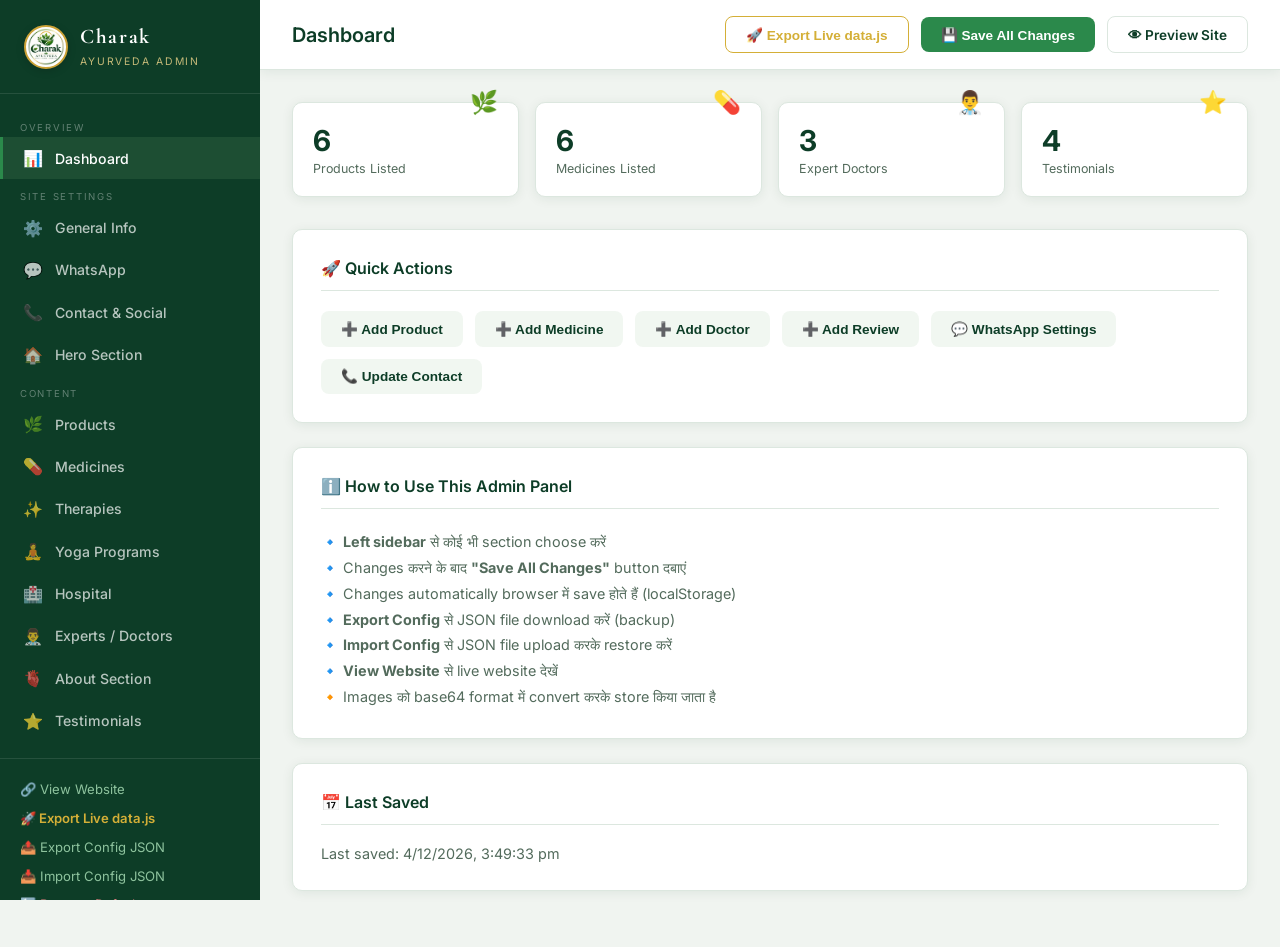
<file: admin.html>
<!DOCTYPE html>
<html lang="en">
<head>
  <meta charset="UTF-8" />
  <meta name="viewport" content="width=device-width, initial-scale=1.0"/>
  <title>CHARAK — Admin Panel</title>
  <link rel="stylesheet" href="admin.css" />
</head>
<body>

<!-- Mobile sidebar toggle -->
<button class="mob-menu-btn" id="mobMenuBtn" aria-label="Toggle menu">☰</button>

<!-- ─── SIDEBAR ─── -->
<aside class="admin-sidebar" id="adminSidebar">
  <div class="sidebar-logo">
    <img src="charak_logo.png" alt="Charak Ayurveda" style="width:44px; height:44px; object-fit:contain; border-radius:50%; background:white; padding:1px; border:2px solid var(--gold, #cba237); box-shadow:0 2px 8px rgba(0,0,0,0.15);" />
    <div class="sidebar-logo-text">
      <strong>Charak</strong>
      <small style="color:#f2d88c; letter-spacing:0.18em">AYURVEDA ADMIN</small>
    </div>
  </div>

  <nav class="sidebar-nav">
    <div class="sidebar-section-label">Overview</div>
    <a class="sidebar-link active" data-panel="dashboard">
      <span class="link-icon">📊</span> Dashboard
    </a>

    <div class="sidebar-section-label">Site Settings</div>
    <a class="sidebar-link" data-panel="general">
      <span class="link-icon">⚙️</span> General Info
    </a>
    <a class="sidebar-link" data-panel="whatsapp">
      <span class="link-icon">💬</span> WhatsApp
    </a>
    <a class="sidebar-link" data-panel="contact">
      <span class="link-icon">📞</span> Contact & Social
    </a>
    <a class="sidebar-link" data-panel="hero">
      <span class="link-icon">🏠</span> Hero Section
    </a>

    <div class="sidebar-section-label">Content</div>
    <a class="sidebar-link" data-panel="products">
      <span class="link-icon">🌿</span> Products
    </a>
    <a class="sidebar-link" data-panel="medicines">
      <span class="link-icon">💊</span> Medicines
    </a>
    <a class="sidebar-link" data-panel="therapies">
      <span class="link-icon">✨</span> Therapies
    </a>
    <a class="sidebar-link" data-panel="yoga">
      <span class="link-icon">🧘</span> Yoga Programs
    </a>
    <a class="sidebar-link" data-panel="hospital">
      <span class="link-icon">🏥</span> Hospital
    </a>
    <a class="sidebar-link" data-panel="experts">
      <span class="link-icon">👨‍⚕️</span> Experts / Doctors
    </a>
    <a class="sidebar-link" data-panel="about">
      <span class="link-icon">🫀</span> About Section
    </a>
    <a class="sidebar-link" data-panel="testimonials">
      <span class="link-icon">⭐</span> Testimonials
    </a>
  </nav>

  <div class="sidebar-footer">
    <a href="index.html" target="_blank">🔗 View Website</a>
    <a href="#" id="sidebarExportLive" style="color:#d4af37; font-weight:600">🚀 Export Live data.js</a>
    <a href="#" id="sidebarExport">📤 Export Config JSON</a>
    <a href="#" id="sidebarImport">📥 Import Config JSON</a>
    <input type="file" id="importFileInput" accept=".json" style="display:none"/>
    <a href="#" id="sidebarReset" style="color:#e08080">🔄 Reset to Defaults</a>
  </div>
</aside>

<!-- ─── MAIN ─── -->
<main class="admin-main">
  <div class="admin-topbar">
    <h1 id="topbarTitle">Dashboard</h1>
    <div class="topbar-actions">
      <button class="btn btn-outline" id="publishLiveBtn" style="border-color:#d4af37; color:#d4af37; font-weight:600" title="Download production data.js ready for uploading to live hosting">🚀 Export Live data.js</button>
      <button class="btn btn-success" id="saveAllBtn">💾 Save All Changes</button>
      <a href="index.html" target="_blank" class="btn btn-outline">👁 Preview Site</a>
    </div>
  </div>

  <div class="admin-content">

    <!-- ── DASHBOARD ── -->
    <div class="panel active" id="panel-dashboard">
      <div class="stats-row">
        <div class="stat-card">
          <div class="stat-card-icon">🌿</div>
          <div class="stat-card-num" id="dash-products">6</div>
          <div class="stat-card-label">Products Listed</div>
        </div>
        <div class="stat-card">
          <div class="stat-card-icon">💊</div>
          <div class="stat-card-num" id="dash-medicines">6</div>
          <div class="stat-card-label">Medicines Listed</div>
        </div>
        <div class="stat-card">
          <div class="stat-card-icon">👨‍⚕️</div>
          <div class="stat-card-num" id="dash-experts">3</div>
          <div class="stat-card-label">Expert Doctors</div>
        </div>
        <div class="stat-card">
          <div class="stat-card-icon">⭐</div>
          <div class="stat-card-num" id="dash-reviews">4</div>
          <div class="stat-card-label">Testimonials</div>
        </div>
      </div>

      <div class="panel-card">
        <div class="panel-card-title">🚀 Quick Actions</div>
        <div style="display:flex; flex-wrap:wrap; gap:0.75rem">
          <button class="btn btn-ghost" onclick="showPanel('products')">➕ Add Product</button>
          <button class="btn btn-ghost" onclick="showPanel('medicines')">➕ Add Medicine</button>
          <button class="btn btn-ghost" onclick="showPanel('experts')">➕ Add Doctor</button>
          <button class="btn btn-ghost" onclick="showPanel('testimonials')">➕ Add Review</button>
          <button class="btn btn-ghost" onclick="showPanel('whatsapp')">💬 WhatsApp Settings</button>
          <button class="btn btn-ghost" onclick="showPanel('contact')">📞 Update Contact</button>
        </div>
      </div>

      <div class="panel-card">
        <div class="panel-card-title">ℹ️ How to Use This Admin Panel</div>
        <div style="font-size:0.9rem; line-height:1.8; color:var(--text-muted)">
          <p>🔹 <strong>Left sidebar</strong> से कोई भी section choose करें</p>
          <p>🔹 Changes करने के बाद <strong>"Save All Changes"</strong> button दबाएं</p>
          <p>🔹 Changes automatically browser में save होते हैं (localStorage)</p>
          <p>🔹 <strong>Export Config</strong> से JSON file download करें (backup)</p>
          <p>🔹 <strong>Import Config</strong> से JSON file upload करके restore करें</p>
          <p>🔹 <strong>View Website</strong> से live website देखें</p>
          <p>🔸 Images को base64 format में convert करके store किया जाता है</p>
        </div>
      </div>

      <div class="panel-card">
        <div class="panel-card-title">📅 Last Saved</div>
        <p id="lastSavedText" style="font-size:0.9rem; color:var(--text-muted)">Loading...</p>
      </div>
    </div>

    <!-- ── GENERAL ── -->
    <div class="panel" id="panel-general">
      <div class="panel-card">
        <div class="panel-card-title">⚙️ General Site Information</div>
        <div class="form-grid">
          <div class="form-group">
            <label class="field-label">Site Name</label>
            <input type="text" id="g-siteName" placeholder="CHARAK" />
          </div>
          <div class="form-group">
            <label class="field-label">Tagline</label>
            <input type="text" id="g-tagline" placeholder="Holistic Wellness" />
          </div>
          <div class="form-group">
            <label class="field-label">Established / Badge Text</label>
            <input type="text" id="g-established" placeholder="Est. 1987 · Ancient Ayurveda" />
          </div>
          <div class="form-group">
            <label class="field-label">Short Description</label>
            <input type="text" id="g-description" placeholder="Ancient Wisdom. Modern Healing." />
          </div>
        </div>
        <div class="form-group">
          <label class="field-label">Site Logo</label>
          <div class="img-upload-area" id="logoUploadArea">
            <input type="file" id="g-logoFile" accept="image/*" onchange="handleImgUpload(this,'g-logo','logoPreview')" />
            <span class="img-upload-icon">🌿</span>
            <div class="img-upload-text">Click to upload logo<br/><small>PNG, SVG, JPG (recommended: 200×200px)</small></div>
            <img id="logoPreview" class="img-preview" alt="Logo preview" />
          </div>
          <input type="hidden" id="g-logo" />
          <div class="field-hint">Logo upload करें (अभी SVG logo code में है)</div>
        </div>
      </div>
    </div>

    <!-- ── WHATSAPP ── -->
    <div class="panel" id="panel-whatsapp">
      <div class="panel-card">
        <div class="panel-card-title">💬 WhatsApp Button Settings</div>
        <div class="form-group">
          <label class="field-label">WhatsApp Enable/Disable</label>
          <div class="toggle-wrap">
            <label class="toggle">
              <input type="checkbox" id="wa-enabled" onchange="toggleWAPreview()" />
              <span class="toggle-slider"></span>
            </label>
            <span class="toggle-label" id="wa-toggle-label">Enabled</span>
          </div>
        </div>
        <div class="form-grid">
          <div class="form-group">
            <label class="field-label">WhatsApp Number</label>
            <input type="tel" id="wa-number" placeholder="919876543210" />
            <div class="field-hint">Country code + number (no + or spaces). Example: 919876543210</div>
          </div>
          <div class="form-group">
            <label class="field-label">Button Position</label>
            <select id="wa-position">
              <option value="bottom-right">Bottom Right ↘</option>
              <option value="bottom-left">Bottom Left ↙</option>
            </select>
          </div>
          <div class="form-group full">
            <label class="field-label">Default Message (pre-filled)</label>
            <textarea id="wa-message" rows="3" placeholder="Namaste! I would like to book a consultation..."></textarea>
          </div>
        </div>
        <div class="panel-card" style="background:#f0fff4; border-color:#b8d4b8; margin-top:1rem">
          <div style="font-size:0.88rem; color:var(--forest)">
            <strong>📱 WhatsApp Link Preview:</strong><br/>
            <code id="waLinkPreview" style="word-break:break-all; font-size:0.78rem; color:var(--text-muted); display:block; margin-top:0.5rem"></code>
          </div>
        </div>
      </div>
    </div>

    <!-- ── CONTACT ── -->
    <div class="panel" id="panel-contact">
      <div class="panel-card">
        <div class="panel-card-title">📞 Contact Information</div>
        <div class="form-grid">
          <div class="form-group full">
            <label class="field-label">Address</label>
            <input type="text" id="c-address" placeholder="CHARAK Wellness Centre, ..." />
          </div>
          <div class="form-group">
            <label class="field-label">Phone</label>
            <input type="tel" id="c-phone" placeholder="+91 98765 43210" />
          </div>
          <div class="form-group">
            <label class="field-label">Email</label>
            <input type="email" id="c-email" placeholder="consult@charak.in" />
          </div>
          <div class="form-group full">
            <label class="field-label">Working Hours</label>
            <input type="text" id="c-hours" placeholder="Mon – Sat: 9:00 AM – 7:00 PM" />
          </div>
        </div>
      </div>
      <div class="panel-card">
        <div class="panel-card-title">🔗 Social Media Links</div>
        <div class="form-grid">
          <div class="form-group">
            <label class="field-label">Facebook URL</label>
            <input type="url" id="s-facebook" placeholder="https://facebook.com/..." />
          </div>
          <div class="form-group">
            <label class="field-label">Instagram URL</label>
            <input type="url" id="s-instagram" placeholder="https://instagram.com/..." />
          </div>
          <div class="form-group">
            <label class="field-label">YouTube URL</label>
            <input type="url" id="s-youtube" placeholder="https://youtube.com/..." />
          </div>
          <div class="form-group">
            <label class="field-label">TikTok URL</label>
            <input type="url" id="s-tiktok" placeholder="https://tiktok.com/@..." />
          </div>
          <div class="form-group full">
            <label class="field-label">WhatsApp Direct Link</label>
            <input type="url" id="s-whatsapp" placeholder="https://wa.me/92..." />
          </div>
        </div>
      </div>
    </div>

    <!-- ── HERO ── -->
    <div class="panel" id="panel-hero">
      <div class="panel-card">
        <div class="panel-card-title">🏠 Hero Section</div>
        <div class="form-grid">
          <div class="form-group">
            <label class="field-label">Badge Text</label>
            <input type="text" id="h-badge" placeholder="Est. 1987 · Ancient Ayurveda" />
          </div>
          <div class="form-group">
            <label class="field-label">Title Line 1</label>
            <input type="text" id="h-title1" placeholder="Ancient Wisdom." />
          </div>
          <div class="form-group">
            <label class="field-label">Title Line 2 (italic, green)</label>
            <input type="text" id="h-title2" placeholder="Modern Healing." />
          </div>
          <div class="form-group">
            <label class="field-label">Button 1 Text</label>
            <input type="text" id="h-btn1text" placeholder="Explore Wellness" />
          </div>
          <div class="form-group">
            <label class="field-label">Button 2 Text</label>
            <input type="text" id="h-btn2text" placeholder="Book Consultation" />
          </div>
        </div>
        <div class="form-group">
          <label class="field-label">Subtitle / Description</label>
          <textarea id="h-subtitle" rows="3"></textarea>
        </div>
        <div class="form-group">
          <label class="field-label">Hero Image</label>
          <div class="img-upload-area">
            <input type="file" id="h-heroFile" accept="image/*" onchange="handleImgUpload(this,'h-heroImg','heroImgPreview')" />
            <span class="img-upload-icon">🖼️</span>
            <div class="img-upload-text">Hero section की image upload करें</div>
            <img id="heroImgPreview" class="img-preview" alt="Hero preview" />
          </div>
          <input type="hidden" id="h-heroImg" />
        </div>
      </div>
      <div class="panel-card">
        <div class="panel-card-title">📊 Stats (Counters)</div>
        <div id="heroStatsContainer"></div>
        <button class="btn btn-ghost btn-sm" onclick="addHeroStat()">➕ Add Stat</button>
      </div>
    </div>

    <!-- ── PRODUCTS ── -->
    <div class="panel" id="panel-products">
      <div class="panel-card">
        <div class="panel-card-title">🌿 Product Showcase
          <button class="btn btn-primary btn-sm" style="margin-left:auto" onclick="openProductModal()">➕ Add Product</button>
        </div>
        <div class="items-grid" id="productsGrid"></div>
      </div>
    </div>

    <!-- ── MEDICINES ── -->
    <div class="panel" id="panel-medicines">
      <div class="panel-card">
        <div class="panel-card-title">💊 Medicines Section
          <button class="btn btn-primary btn-sm" style="margin-left:auto" onclick="openMedModal()">➕ Add Medicine</button>
        </div>
        <div class="items-grid" id="medicinesGrid"></div>
      </div>
    </div>

    <!-- ── THERAPIES ── -->
    <div class="panel" id="panel-therapies">
      <div class="panel-card">
        <div class="panel-card-title">✨ Natural Therapies & Panchakarma Management
          <button class="btn btn-primary btn-sm" style="margin-left:auto" onclick="openTherapyModal()">➕ Add Therapy</button>
        </div>
        <div class="field-hint" style="margin-bottom:1rem">
          Manage your hospital therapies, Panchakarma packages, multiple session photos, duration, and custom detail sections.
        </div>
        <div class="items-grid" id="therapiesAdminGrid"></div>
      </div>
    </div>

    <!-- ── YOGA ── -->
    <div class="panel" id="panel-yoga">
      <div class="panel-card">
        <div class="panel-card-title">🧘 Yoga & Wellness Programs Management
          <button class="btn btn-primary btn-sm" style="margin-left:auto" onclick="openYogaModal()">➕ Add Yoga Program</button>
        </div>
        <div class="form-group" style="margin-bottom:1.25rem">
          <label class="field-label">Floating Badge Text (e.g. 🧘 Daily Sessions Available)</label>
          <input type="text" id="yoga-badge" placeholder="🧘 Daily Sessions Available" onchange="autoSaveYogaBadge()" />
        </div>
        <div class="items-grid" id="yogaAdminGrid"></div>
      </div>
    </div>

    <!-- ── HOSPITAL ── -->
    <div class="panel" id="panel-hospital">
      <div class="panel-card">
        <div class="panel-card-title">🏥 Hospital Facilities & Features
          <button class="btn btn-primary btn-sm" style="margin-left:auto" onclick="openHospModal()">➕ Add Hospital Feature</button>
        </div>
        <div class="field-hint" style="margin-bottom:1rem">
          Manage your hospital facility cards, research lab, IPD/OPD, photos, and specialized services.
        </div>
        <div class="items-grid" id="hospitalAdminGrid"></div>
      </div>
      <div class="panel-card">
        <div class="panel-card-title">🩺 Conditions We Treat</div>
        <div class="field-hint" style="margin-bottom:0.75rem">Comma se alag karke likhein (e.g. Arthritis, Diabetes, Hypertension, Liver Disorders...)</div>
        <textarea id="hosp-conditions" rows="4" placeholder="Arthritis, Diabetes, Hypertension, Kidney Disorders, Skin Diseases, Digestive Issues, ..."></textarea>
      </div>
    </div>

    <!-- ── EXPERTS ── -->
    <div class="panel" id="panel-experts">
      <div class="panel-card">
        <div class="panel-card-title">👨‍⚕️ Expert Doctors / Team
          <button class="btn btn-primary btn-sm" style="margin-left:auto" onclick="openExpertModal()">➕ Add Doctor</button>
        </div>
        <div class="items-grid" id="expertsGrid"></div>
      </div>
    </div>

    <!-- ── ABOUT ── -->
    <div class="panel" id="panel-about">
      <div class="panel-card">
        <div class="panel-card-title">🫀 About Section Content</div>
        <div class="form-group">
          <label class="field-label">Section Title</label>
          <input type="text" id="ab-title" placeholder="Healing the World the Natural Way" />
        </div>
        <div class="form-group">
          <label class="field-label">Paragraph 1</label>
          <textarea id="ab-desc1" rows="3"></textarea>
        </div>
        <div class="form-group">
          <label class="field-label">Paragraph 2</label>
          <textarea id="ab-desc2" rows="3"></textarea>
        </div>
        <hr class="section-divider" />
        <div class="panel-card-title">📦 Value Cards</div>
        <div id="aboutValuesContainer"></div>
        <button class="btn btn-ghost btn-sm" onclick="addAboutValue()">➕ Add Value</button>
      </div>
    </div>

    <!-- ── TESTIMONIALS ── -->
    <div class="panel" id="panel-testimonials">
      <div class="panel-card">
        <div class="panel-card-title">⭐ Patient Testimonials
          <button class="btn btn-primary btn-sm" style="margin-left:auto" onclick="addTestimonial()">➕ Add Review</button>
        </div>
        <div id="testiContainer"></div>
      </div>
    </div>

  </div><!-- /admin-content -->
</main>

<!-- ─── PRODUCT MODAL ─── -->
<div class="modal-overlay" id="productModal">
  <div class="modal">
    <div class="modal-header">
      <h3 id="productModalTitle">Add Product</h3>
      <button class="modal-close" onclick="closeModal('productModal')">✕</button>
    </div>
    <div class="modal-body">
      <input type="hidden" id="prod-editId" />
      <div class="form-grid">
        <div class="form-group">
          <label class="field-label">Product Name</label>
          <input type="text" id="prod-name" placeholder="Ashwagandha Complex" />
        </div>
        <div class="form-group">
          <label class="field-label">Category</label>
          <input type="text" id="prod-category" placeholder="Immunity · Adaptogen" />
        </div>
        <div class="form-group full">
          <label class="field-label">Description</label>
          <textarea id="prod-desc" rows="2" placeholder="Product description..."></textarea>
        </div>
        <div class="form-group">
          <label class="field-label">Price (PKR)</label>
          <input type="text" id="prod-price" placeholder="Rs. 450" />
        </div>
        <div class="form-group">
          <label class="field-label">Badge</label>
          <input type="text" id="prod-badge" placeholder="Bestseller / New / Premium" />
          <div class="badge-select">
            <span class="badge-opt none"       onclick="selectBadge('prod','')">None</span>
            <span class="badge-opt badge-bestseller" onclick="selectBadge('prod','bestseller')">Bestseller</span>
            <span class="badge-opt badge-new"  onclick="selectBadge('prod','new')">New</span>
            <span class="badge-opt badge-premium" onclick="selectBadge('prod','premium')">Premium</span>
          </div>
          <input type="hidden" id="prod-badgeColor" />
        </div>
        <div class="form-group full">
          <label class="field-label">Product Photos (Upload Multiple Photos — 5+ supported)</label>
          <div class="img-upload-area">
            <input type="file" id="prod-multiImgFiles" accept="image/*" multiple onchange="handleMultiImgSelect(this, 'prod')" />
            <span class="img-upload-icon">📸</span>
            <div class="img-upload-text"><strong>Click to Upload Multiple Photos</strong> (1, 5, 10 or more images)</div>
          </div>
          <div id="prodGalleryThumbs" class="admin-gallery-strip"></div>
          <input type="hidden" id="prod-img" />
          <input type="hidden" id="prod-gallery-data" />
        </div>
        <div class="form-group full">
          <label class="field-label">Key Ingredients & Ayurvedic Benefits</label>
          <textarea id="prod-ingredients" rows="2" placeholder="e.g. Pure Ashwagandha 500mg, Piperine for absorption, Plant cellulose capsules"></textarea>
        </div>
        <div class="form-group full">
          <label class="field-label">How to Use & Dosage Instructions</label>
          <textarea id="prod-dosage" rows="2" placeholder="e.g. 1 capsule twice daily with warm water or milk after meals."></textarea>
        </div>
        <!-- Custom Program Sections -->
        <div class="form-group full custom-sections-wrap">
          <div class="custom-sections-header">
            <div>
              <label class="field-label" style="margin:0">Custom Program Sections (Diet, Phases, Guidelines, etc.)</label>
              <small style="color:var(--text-muted); display:block; font-size:0.75rem">آپ اس پروگرام / پروڈکٹ کے لیے جتنے چاہیں کسٹم سیکشنز اور تفصیلات شامل کر سکتے ہیں</small>
            </div>
            <button type="button" class="btn btn-sm btn-outline" onclick="addCustomSectionRow('prod')">➕ Add Section</button>
          </div>
          <div id="prodCustomSectionsContainer" class="custom-sections-list"></div>
        </div>
      </div>
    </div>
    <div class="modal-footer">
      <button class="btn btn-outline" onclick="closeModal('productModal')">Cancel</button>
      <button class="btn btn-primary" onclick="saveProduct()">💾 Save Product</button>
    </div>
  </div>
</div>

<!-- ─── MEDICINE MODAL ─── -->
<div class="modal-overlay" id="medicineModal">
  <div class="modal">
    <div class="modal-header">
      <h3 id="medModalTitle">Add Medicine</h3>
      <button class="modal-close" onclick="closeModal('medicineModal')">✕</button>
    </div>
    <div class="modal-body">
      <input type="hidden" id="med-editId" />
      <div class="form-grid">
        <div class="form-group">
          <label class="field-label">Medicine Name</label>
          <input type="text" id="med-name" placeholder="Ashwagandha Complex" />
        </div>
        <div class="form-group">
          <label class="field-label">Category</label>
          <input type="text" id="med-category" placeholder="Immunity" />
        </div>
        <div class="form-group">
          <label class="field-label">Icon Emoji</label>
          <input type="text" id="med-icon" placeholder="🌿" maxlength="4" style="font-size:1.5rem; text-align:center" />
        </div>
        <div class="form-group">
          <label class="field-label">Price (PKR)</label>
          <input type="text" id="med-price" placeholder="Rs. 450" />
        </div>
        <div class="form-group full">
          <label class="field-label">Description</label>
          <textarea id="med-desc" rows="2"></textarea>
        </div>
        <div class="form-group">
          <label class="field-label">Bestseller?</label>
          <div class="toggle-wrap">
            <label class="toggle">
              <input type="checkbox" id="med-featured" />
              <span class="toggle-slider"></span>
            </label>
            <span class="toggle-label">Mark as Featured</span>
          </div>
        </div>
        <div class="form-group full">
          <label class="field-label">Medicine Photos (Upload Multiple Photos — 5+ supported)</label>
          <div class="img-upload-area">
            <input type="file" id="med-multiImgFiles" accept="image/*" multiple onchange="handleMultiImgSelect(this, 'med')" />
            <span class="img-upload-icon">📸</span>
            <div class="img-upload-text"><strong>Click to Upload Multiple Photos</strong> (Jar, bottle, powder etc.)</div>
          </div>
          <div id="medGalleryThumbs" class="admin-gallery-strip"></div>
          <input type="hidden" id="med-img" />
          <input type="hidden" id="med-gallery-data" />
        </div>
        <div class="form-group full">
          <label class="field-label">Indications & Health Benefits</label>
          <textarea id="med-benefits" rows="2" placeholder="e.g. Natural immunity enhancer, balances doshas, zero side effects"></textarea>
        </div>
        <div class="form-group full">
          <label class="field-label">Dosage Instructions</label>
          <textarea id="med-dosage" rows="2" placeholder="e.g. 1-2 tablets twice daily after meals with lukewarm water."></textarea>
        </div>
        <!-- Custom Medicine Sections -->
        <div class="form-group full custom-sections-wrap">
          <div class="custom-sections-header">
            <div>
              <label class="field-label" style="margin:0">Custom Information Sections</label>
              <small style="color:var(--text-muted); display:block; font-size:0.75rem">آپ اس میڈیسن کے لیے مزید اضافی سیکشنز شامل کر سکتے ہیں</small>
            </div>
            <button type="button" class="btn btn-sm btn-outline" onclick="addCustomSectionRow('med')">➕ Add Section</button>
          </div>
          <div id="medCustomSectionsContainer" class="custom-sections-list"></div>
        </div>
      </div>
    </div>
    <div class="modal-footer">
      <button class="btn btn-outline" onclick="closeModal('medicineModal')">Cancel</button>
      <button class="btn btn-primary" onclick="saveMedicine()">💾 Save Medicine</button>
    </div>
  </div>
</div>

<!-- ─── THERAPY MODAL ─── -->
<div class="modal-overlay" id="therapyModal">
  <div class="modal">
    <div class="modal-header">
      <h3 id="therapyModalTitle">Add Therapy</h3>
      <button class="modal-close" onclick="closeModal('therapyModal')">✕</button>
    </div>
    <div class="modal-body">
      <input type="hidden" id="th-editId" />
      <div class="form-grid">
        <div class="form-group">
          <label class="field-label">Therapy Name</label>
          <input type="text" id="th-name" placeholder="Panchakarma Detox / Abhyanga" />
        </div>
        <div class="form-group">
          <label class="field-label">Category / Tag</label>
          <input type="text" id="th-tag" placeholder="Signature / Restorative / Detox" />
        </div>
        <div class="form-group">
          <label class="field-label">Session Duration</label>
          <input type="text" id="th-duration" placeholder="e.g. 60 min session / 90 min" />
        </div>
        <div class="form-group">
          <label class="field-label">Display Status</label>
          <div style="display:flex; gap:1.5rem; align-items:center; margin-top:0.4rem">
            <label style="display:inline-flex; align-items:center; gap:0.4rem; cursor:pointer">
              <input type="checkbox" id="th-active" checked /> <span>Active / لائیو شو ہو</span>
            </label>
            <label style="display:inline-flex; align-items:center; gap:0.4rem; cursor:pointer">
              <input type="checkbox" id="th-isFeatured" /> <span>Featured (بڑا کارڈ)</span>
            </label>
          </div>
        </div>
        <div class="form-group full">
          <label class="field-label">Description</label>
          <textarea id="th-desc" rows="2" placeholder="Therapy description and healing overview..."></textarea>
        </div>
        <div class="form-group full">
          <label class="field-label">Therapy Photos (Upload Multiple Photos — 5+ supported)</label>
          <div class="img-upload-area">
            <input type="file" id="therapy-multiImgFiles" accept="image/*" multiple onchange="handleMultiImgSelect(this, 'therapy')" />
            <span class="img-upload-icon">📸</span>
            <div class="img-upload-text"><strong>Click to Upload Multiple Photos</strong> (Treatment room, oils, session)</div>
          </div>
          <div id="therapyGalleryThumbs" class="admin-gallery-strip"></div>
          <input type="hidden" id="therapy-img" />
          <input type="hidden" id="therapy-gallery-data" />
        </div>
        <!-- Custom Therapy Sections -->
        <div class="form-group full custom-sections-wrap">
          <div class="custom-sections-header">
            <div>
              <label class="field-label" style="margin:0">Custom Information Sections (فوائد، پروٹوکول، وغیرہ)</label>
              <small style="color:var(--text-muted); display:block; font-size:0.75rem">آپ اس تھیراپی کے لیے جتنے چاہیں کسٹم سیکشنز بنا سکتے ہیں اور کسی بھی سیکشن کو آن یا آف کر سکتے ہیں</small>
            </div>
            <button type="button" class="btn btn-sm btn-outline" onclick="addCustomSectionRow('therapyCustomSectionsContainer')">➕ Add Section</button>
          </div>
          <div id="therapyCustomSectionsContainer" class="custom-sections-list"></div>
        </div>
      </div>
    </div>
    <div class="modal-footer">
      <button class="btn btn-outline" onclick="closeModal('therapyModal')">Cancel</button>
      <button class="btn btn-primary" onclick="saveTherapy()">💾 Save Therapy</button>
    </div>
  </div>
</div>

<!-- ─── YOGA MODAL ─── -->
<div class="modal-overlay" id="yogaModal">
  <div class="modal">
    <div class="modal-header">
      <h3 id="yogaModalTitle">Add Yoga Program</h3>
      <button class="modal-close" onclick="closeModal('yogaModal')">✕</button>
    </div>
    <div class="modal-body">
      <input type="hidden" id="yoga-editId" />
      <div class="form-grid">
        <div class="form-group">
          <label class="field-label">Program Number / Code</label>
          <input type="text" id="yoga-num" placeholder="01" />
        </div>
        <div class="form-group">
          <label class="field-label">Program Name</label>
          <input type="text" id="yoga-name" placeholder="Morning Sadhana / Therapeutic Yoga" />
        </div>
        <div class="form-group">
          <label class="field-label">Schedule / Timings</label>
          <input type="text" id="yoga-schedule" placeholder="Daily 6:00 AM - 7:30 AM" />
        </div>
        <div class="form-group">
          <label class="field-label">Display Status</label>
          <div style="margin-top:0.4rem">
            <label style="display:inline-flex; align-items:center; gap:0.4rem; cursor:pointer">
              <input type="checkbox" id="yoga-active" checked /> <span>Active / لائیو شو ہو</span>
            </label>
          </div>
        </div>
        <div class="form-group full">
          <label class="field-label">Description</label>
          <textarea id="yoga-desc" rows="2" placeholder="Program overview and benefits..."></textarea>
        </div>
        <div class="form-group full">
          <label class="field-label">Yoga Photos (Upload Multiple Photos — 5+ supported)</label>
          <div class="img-upload-area">
            <input type="file" id="yoga-multiImgFiles" accept="image/*" multiple onchange="handleMultiImgSelect(this, 'yoga')" />
            <span class="img-upload-icon">🧘</span>
            <div class="img-upload-text"><strong>Click to Upload Multiple Photos</strong> (Studio, asanas, batches)</div>
          </div>
          <div id="yogaGalleryThumbs" class="admin-gallery-strip"></div>
          <input type="hidden" id="yoga-img" />
          <input type="hidden" id="yoga-gallery-data" />
        </div>
        <!-- Custom Yoga Sections -->
        <div class="form-group full custom-sections-wrap">
          <div class="custom-sections-header">
            <div>
              <label class="field-label" style="margin:0">Custom Information Sections (شامل چیزیں، ہدایات، وغیرہ)</label>
              <small style="color:var(--text-muted); display:block; font-size:0.75rem">آپ اس یوگا پروگرام کے لیے اپنی مرضی کے سیکشنز اور تفصیلات ایڈ یا آف کر سکتے ہیں</small>
            </div>
            <button type="button" class="btn btn-sm btn-outline" onclick="addCustomSectionRow('yogaCustomSectionsContainer')">➕ Add Section</button>
          </div>
          <div id="yogaCustomSectionsContainer" class="custom-sections-list"></div>
        </div>
      </div>
    </div>
    <div class="modal-footer">
      <button class="btn btn-outline" onclick="closeModal('yogaModal')">Cancel</button>
      <button class="btn btn-primary" onclick="saveYogaProgram()">💾 Save Yoga Program</button>
    </div>
  </div>
</div>

<!-- ─── HOSPITAL FEATURE MODAL ─── -->
<div class="modal-overlay" id="hospitalModal">
  <div class="modal">
    <div class="modal-header">
      <h3 id="hospModalTitle">Add Hospital Facility</h3>
      <button class="modal-close" onclick="closeModal('hospitalModal')">✕</button>
    </div>
    <div class="modal-body">
      <input type="hidden" id="hosp-editId" />
      <div class="form-grid">
        <div class="form-group">
          <label class="field-label">Icon Emoji</label>
          <input type="text" id="hosp-icon" placeholder="🏥" maxlength="4" style="font-size:1.5rem; text-align:center" />
        </div>
        <div class="form-group">
          <label class="field-label">Facility / Feature Name</label>
          <input type="text" id="hosp-name" placeholder="100-Bed Facility" />
        </div>
        <div class="form-group full">
          <label class="field-label">Description</label>
          <textarea id="hosp-desc" rows="2" placeholder="Facility description..."></textarea>
        </div>
        <div class="form-group">
          <label class="field-label">Display Status</label>
          <div style="margin-top:0.4rem">
            <label style="display:inline-flex; align-items:center; gap:0.4rem; cursor:pointer">
              <input type="checkbox" id="hosp-active" checked /> <span>Active / لائیو شو ہو</span>
            </label>
          </div>
        </div>
        <div class="form-group full">
          <label class="field-label">Facility Photos (Upload Multiple Photos)</label>
          <div class="img-upload-area">
            <input type="file" id="hosp-multiImgFiles" accept="image/*" multiple onchange="handleMultiImgSelect(this, 'hosp')" />
            <span class="img-upload-icon">🏥</span>
            <div class="img-upload-text"><strong>Click to Upload Facility Photos</strong> (Wards, garden, labs)</div>
          </div>
          <div id="hospGalleryThumbs" class="admin-gallery-strip"></div>
          <input type="hidden" id="hosp-img" />
          <input type="hidden" id="hosp-gallery-data" />
        </div>
        <!-- Custom Hospital Sections -->
        <div class="form-group full custom-sections-wrap">
          <div class="custom-sections-header">
            <div>
              <label class="field-label" style="margin:0">Custom Detail Sections (سہولیات، اوقات، ڈاکٹرز)</label>
              <small style="color:var(--text-muted); display:block; font-size:0.75rem">آپ اس سہولت کے بارے میں مزید تفصیلات اور سیکشنز ایڈ کر سکتے ہیں</small>
            </div>
            <button type="button" class="btn btn-sm btn-outline" onclick="addCustomSectionRow('hospCustomSectionsContainer')">➕ Add Section</button>
          </div>
          <div id="hospCustomSectionsContainer" class="custom-sections-list"></div>
        </div>
      </div>
    </div>
    <div class="modal-footer">
      <button class="btn btn-outline" onclick="closeModal('hospitalModal')">Cancel</button>
      <button class="btn btn-primary" onclick="saveHospFeature()">💾 Save Facility</button>
    </div>
  </div>
</div>

<!-- ─── EXPERT MODAL ─── -->
<div class="modal-overlay" id="expertModal">
  <div class="modal">
    <div class="modal-header">
      <h3 id="expertModalTitle">Add Doctor / Expert</h3>
      <button class="modal-close" onclick="closeModal('expertModal')">✕</button>
    </div>
    <div class="modal-body">
      <input type="hidden" id="exp-editId" />
      <div class="form-grid">
        <div class="form-group">
          <label class="field-label">Doctor Name</label>
          <input type="text" id="exp-name" placeholder="Dr. Rajesh Sharma" />
        </div>
        <div class="form-group">
          <label class="field-label">Badge / Title</label>
          <input type="text" id="exp-badge" placeholder="Chief Physician" />
        </div>
        <div class="form-group full">
          <label class="field-label">Specialization</label>
          <input type="text" id="exp-spec" placeholder="Ayurveda & Panchakarma" />
        </div>
        <div class="form-group full">
          <label class="field-label">Bio</label>
          <textarea id="exp-bio" rows="2" placeholder="25+ years in classical Ayurveda..."></textarea>
        </div>
        <div class="form-group full">
          <label class="field-label">Tags (Enter दबाएं)</label>
          <div class="tags-wrap" id="expTagsWrap">
            <input type="text" class="tag-input" id="expTagInput" placeholder="e.g. Panchakarma" onkeydown="handleTagInput(event,'expTagsWrap','exp-tags')" />
          </div>
          <input type="hidden" id="exp-tags" />
        </div>
        <div class="form-group full">
          <label class="field-label">Doctor Photo</label>
          <div class="img-upload-area">
            <input type="file" id="exp-imgFile" accept="image/*" onchange="handleImgUpload(this,'exp-img','expImgPreview')" />
            <span class="img-upload-icon">👤</span>
            <div class="img-upload-text">Doctor की photo upload करें</div>
            <img id="expImgPreview" class="img-preview" alt="Doctor preview" />
          </div>
          <input type="hidden" id="exp-img" />
        </div>
      </div>
    </div>
    <div class="modal-footer">
      <button class="btn btn-outline" onclick="closeModal('expertModal')">Cancel</button>
      <button class="btn btn-primary" onclick="saveExpert()">💾 Save Doctor</button>
    </div>
  </div>
</div>

<!-- ─── TOAST CONTAINER ─── -->
<div class="toast-container" id="toastContainer"></div>

<script src="data.js"></script>
<script src="admin.js"></script>
</body>
</html>
</file>
<file: style.css>
/* ─────────────────────────────────────────
   CHARAK – HOLISTIC WELLNESS WEBSITE
   Design: Modern Minimalistic Nature Theme
   ───────────────────────────────────────── */

/* ── FONTS & ROOT VARS ── */
@import url('https://fonts.googleapis.com/css2?family=Cormorant+Garamond:ital,wght@0,300;0,400;0,500;0,600;1,300;1,400&family=Inter:wght@300;400;500;600&family=Playfair+Display:ital,wght@0,400;0,700;1,400&display=swap');

:root {
  --forest:      #0d3d27;        /* Logo deep forest emerald */
  --deep-green:  #155336;        /* Medium herbal deep green */
  --leaf-green:  #2b894b;        /* Vibrant herbal green from mortar leaves */
  --sage:        #2b894b;        /* Primary green accent */
  --light-sage:  #8ec39e;        /* Soft herbal green */
  --cream:       #f5f8f5;        /* Crisp, calming ivory-sage tint */
  --warm-white:  #fdfcfb;        /* Pristine background */
  --earth:       #7a6345;        /* Grounding Ayurvedic earth */
  --gold:        #cba237;        /* Radiant gold from logo border & halo */
  --gold-dark:   #ad841e;        /* Deep gold */
  --gold-light:  #f2d88c;        /* Soft shimmering gold */
  --text:        #122419;        /* High-contrast crisp green-black text */
  --text-light:  #4d6254;        /* Soft muted green-gray */
  --border:      rgba(43, 137, 75, 0.18);
  --border-gold: rgba(203, 162, 55, 0.35);

  --font-serif:  'Cormorant Garamond', 'Playfair Display', serif;
  --font-sans:   'Inter', sans-serif;

  --radius-sm:   8px;
  --radius-md:   16px;
  --radius-lg:   24px;
  --radius-xl:   40px;

  --shadow-sm:   0 2px 12px rgba(13, 61, 39, 0.07);
  --shadow-md:   0 8px 30px rgba(13, 61, 39, 0.12);
  --shadow-lg:   0 20px 60px rgba(13, 61, 39, 0.16);
  --shadow-glow: 0 0 35px rgba(203, 162, 55, 0.22);

  --transition:  cubic-bezier(0.4, 0, 0.2, 1);
  --spring:      cubic-bezier(0.34, 1.56, 0.64, 1);
}

/* ── RESET & BASE ── */
*, *::before, *::after {
  margin: 0; padding: 0; box-sizing: border-box;
}

html {
  scroll-behavior: smooth;
  font-size: 16px;
  overflow-x: hidden;
}

body {
  font-family: var(--font-sans);
  background: var(--warm-white);
  color: var(--text);
  overflow-x: hidden;
  line-height: 1.6;
  cursor: default;
}

/* ── ANIMATED LEAF CANVAS ── */
#heroLeafCanvas,
#leafCanvas {
  position: fixed;
  top: 0;
  left: 0;
  width: 100vw;
  height: 100vh;
  pointer-events: none;
  z-index: 0;
  opacity: 0.38;
}

/* ── TYPOGRAPHY ── */
.section-title {
  font-family: var(--font-serif);
  font-size: clamp(2.4rem, 5vw, 4rem);
  font-weight: 400;
  line-height: 1.15;
  color: var(--forest);
  letter-spacing: -0.02em;
}
.section-title.white { color: var(--warm-white); }
.section-title em {
  font-style: italic;
  color: var(--sage);
}
.section-label {
  font-family: var(--font-sans);
  font-size: 0.75rem;
  font-weight: 600;
  letter-spacing: 0.2em;
  text-transform: uppercase;
  color: var(--sage);
  margin-bottom: 1rem;
  display: flex;
  align-items: center;
  gap: 0.75rem;
}
.section-label::before {
  content: '';
  display: block;
  width: 32px;
  height: 1px;
  background: var(--sage);
}
.section-desc {
  font-size: 1.05rem;
  color: var(--text-light);
  max-width: 480px;
  line-height: 1.8;
  margin-top: 1rem;
}

/* ── LAYOUT ── */
.container {
  max-width: 1240px;
  margin: 0 auto;
  padding: 0 2rem;
  position: relative;
  z-index: 1;
}

section { position: relative; overflow: hidden; }
.section-light  { background: var(--warm-white); }
.section-dark   { background: var(--forest); }
.section-cream  { background: var(--cream); }
.section-forest { background: var(--deep-green); }
.section-sage   { background: #e8f0e8; }
.section-mid    { background: linear-gradient(180deg, #0d3d27 0%, #08291a 100%); color: #ffffff; }
.section-mid-2  { background: linear-gradient(180deg, #0b3420 0%, #051b11 100%); color: #ffffff; }

/* ── NAVBAR ── */
#navbar {
  position: fixed;
  top: 0; left: 0; right: 0;
  z-index: 1000;
  padding: 1.25rem 0;
  transition: all 0.4s var(--transition);
}
#navbar.scrolled {
  background: rgba(253, 252, 250, 0.92);
  backdrop-filter: blur(20px);
  -webkit-backdrop-filter: blur(20px);
  padding: 0.75rem 0;
  box-shadow: 0 1px 0 var(--border), var(--shadow-sm);
}
.nav-inner {
  max-width: 1240px;
  margin: 0 auto;
  padding: 0 2rem;
  display: flex;
  align-items: center;
  justify-content: space-between;
}
.logo {
  display: flex;
  align-items: center;
  gap: 0.85rem;
  text-decoration: none;
  cursor: pointer;
}
.brand-logo-img {
  width: 52px;
  height: 52px;
  object-fit: contain;
  border-radius: 50%;
  box-shadow: 0 4px 14px rgba(13, 61, 39, 0.15);
  border: 2px solid var(--gold);
  background: white;
  transition: transform 0.35s var(--spring), box-shadow 0.35s;
  padding: 1px;
}
.logo:hover .brand-logo-img {
  transform: rotate(6deg) scale(1.08);
  box-shadow: 0 6px 22px rgba(203, 162, 55, 0.4);
}
.brand-logo-img.footer-logo {
  width: 62px;
  height: 62px;
  background: white;
  padding: 2px;
}
.logo-icon {
  width: 42px; height: 42px;
  background: rgba(43, 137, 75, 0.12);
  border-radius: 50%;
  display: flex;
  align-items: center;
  justify-content: center;
  border: 1px solid var(--border);
  transition: transform 0.3s var(--spring);
}
.logo:hover .logo-icon { transform: rotate(10deg) scale(1.05); }
.logo-icon svg { width: 26px; height: 26px; }
.logo-text { display: flex; flex-direction: column; line-height: 1.15; }
.logo-name {
  font-family: var(--font-serif);
  font-size: 1.55rem;
  font-weight: 700;
  color: var(--forest);
  letter-spacing: 0.04em;
}
.logo-ayurveda {
  font-size: 0.62rem;
  font-weight: 700;
  letter-spacing: 0.24em;
  color: var(--gold);
  text-transform: uppercase;
  margin-top: -1px;
}
.logo-tagline {
  font-size: 0.58rem;
  letter-spacing: 0.14em;
  text-transform: uppercase;
  color: var(--text-light);
  margin-top: 1px;
}
.nav-links {
  display: flex;
  list-style: none;
  gap: 0.25rem;
  align-items: center;
}
.nav-link {
  display: block;
  padding: 0.5rem 0.9rem;
  text-decoration: none;
  font-size: 0.88rem;
  font-weight: 500;
  color: var(--text);
  border-radius: var(--radius-sm);
  transition: all 0.2s;
  position: relative;
}
.nav-link::after {
  content: '';
  position: absolute;
  bottom: 2px; left: 50%; right: 50%;
  height: 2px;
  background: var(--sage);
  border-radius: 2px;
  transition: all 0.3s var(--transition);
}
.nav-link:hover::after { left: 10%; right: 10%; }
.nav-link:hover { color: var(--forest); }
.nav-cta {
  display: block;
  padding: 0.6rem 1.4rem;
  background: var(--forest);
  color: white;
  text-decoration: none;
  border-radius: var(--radius-xl);
  font-size: 0.88rem;
  font-weight: 500;
  transition: all 0.3s var(--spring);
  margin-left: 0.5rem;
}
.nav-cta:hover {
  background: var(--deep-green);
  transform: translateY(-1px);
  box-shadow: 0 4px 16px rgba(26, 58, 42, 0.3);
}
.hamburger {
  display: none;
  flex-direction: column;
  gap: 5px;
  background: none;
  border: none;
  cursor: pointer;
  padding: 8px;
}
.hamburger span {
  display: block;
  width: 24px; height: 2px;
  background: var(--forest);
  border-radius: 2px;
  transition: all 0.3s;
}

/* Mobile Nav */
.mobile-nav {
  display: none;
  position: fixed;
  top: 0; left: 0; right: 0; bottom: 0;
  background: rgba(26, 58, 42, 0.97);
  z-index: 999;
  align-items: center;
  justify-content: center;
  flex-direction: column;
}
.mobile-nav.open { display: flex; }
.mobile-nav ul { list-style: none; text-align: center; }
.mobile-nav ul li { margin: 1.2rem 0; }
.mobile-nav ul li a {
  font-family: var(--font-serif);
  font-size: 2rem;
  color: white;
  text-decoration: none;
  transition: color 0.2s;
}
.mobile-nav ul li a:hover { color: var(--sage); }

/* ── HERO ── */
.hero {
  position: relative;
  min-height: 100vh;
  display: flex;
  align-items: center;
  justify-content: center;
  padding: 6.5rem 2rem 3.5rem;
  overflow: hidden;
  z-index: 1;
}
.hero-inner {
  display: grid;
  grid-template-columns: 1.15fr 0.85fr;
  align-items: center;
  gap: 3.5rem;
  width: 100%;
  max-width: 1240px;
  margin: 0 auto;
  position: relative;
  z-index: 2;
}
.hero-badge {
  display: inline-flex;
  align-items: center;
  gap: 0.6rem;
  background: rgba(122, 171, 122, 0.12);
  border: 1px solid rgba(122, 171, 122, 0.3);
  border-radius: var(--radius-xl);
  padding: 0.4rem 1rem;
  font-size: 0.78rem;
  font-weight: 500;
  letter-spacing: 0.05em;
  color: var(--forest);
  margin-bottom: 1.5rem;
}
.badge-dot {
  width: 8px; height: 8px;
  background: var(--sage);
  border-radius: 50%;
  animation: pulse-dot 2s ease-in-out infinite;
}
@keyframes pulse-dot {
  0%, 100% { box-shadow: 0 0 0 0 rgba(122,171,122,0.4); }
  50% { box-shadow: 0 0 0 6px rgba(122,171,122,0); }
}
.hero-title {
  font-family: var(--font-serif);
  font-size: clamp(3rem, 6vw, 5.5rem);
  font-weight: 400;
  line-height: 1.05;
  color: var(--forest);
  letter-spacing: -0.03em;
  margin-bottom: 1.5rem;
  display: flex;
  flex-direction: column;
}
.title-line { display: block; overflow: hidden; }
.title-line.italic {
  font-style: italic;
  color: var(--sage);
}
.hero-sub {
  font-size: 1.05rem;
  color: var(--text-light);
  line-height: 1.8;
  margin-bottom: 2.5rem;
}
.hero-actions {
  display: flex;
  gap: 1rem;
  flex-wrap: wrap;
  margin-bottom: 3rem;
}
.btn-primary {
  display: inline-flex;
  align-items: center;
  gap: 0.5rem;
  padding: 0.9rem 2rem;
  background: var(--forest);
  color: white;
  text-decoration: none;
  border-radius: var(--radius-xl);
  font-size: 0.9rem;
  font-weight: 500;
  transition: all 0.3s var(--spring);
  border: 2px solid transparent;
  cursor: pointer;
}
.btn-primary:hover {
  background: var(--deep-green);
  transform: translateY(-2px);
  box-shadow: 0 8px 24px rgba(26, 58, 42, 0.3);
}
.btn-ghost,
.btn-secondary {
  display: inline-flex;
  align-items: center;
  gap: 0.5rem;
  padding: 0.9rem 2rem;
  background: transparent;
  color: var(--forest);
  text-decoration: none;
  border-radius: var(--radius-xl);
  font-size: 0.9rem;
  font-weight: 500;
  transition: all 0.3s var(--spring);
  border: 1.5px solid rgba(26, 58, 42, 0.25);
  cursor: pointer;
  font-family: inherit;
}
.btn-ghost:hover,
.btn-secondary:hover {
  border-color: var(--forest);
  background: rgba(26, 58, 42, 0.05);
  transform: translateY(-2px);
}
.btn-primary-light {
  display: inline-flex;
  align-items: center;
  gap: 0.5rem;
  padding: 0.9rem 2rem;
  background: rgba(255,255,255,0.1);
  color: white;
  text-decoration: none;
  border-radius: var(--radius-xl);
  font-size: 0.9rem;
  font-weight: 500;
  transition: all 0.3s var(--spring);
  border: 1.5px solid rgba(255,255,255,0.3);
  backdrop-filter: blur(8px);
  cursor: pointer;
  font-family: inherit;
}
.btn-primary-light:hover {
  background: rgba(255,255,255,0.2);
  transform: translateY(-2px);
}
.btn-primary.full-width {
  width: 100%;
  justify-content: center;
}
.hero-stats {
  display: flex;
  gap: 2rem;
  align-items: center;
}
.stat { text-align: left; }
.stat-num {
  font-family: var(--font-serif);
  font-size: 2.5rem;
  font-weight: 600;
  color: var(--forest);
  line-height: 1;
}
.stat span { color: var(--sage); font-size: 1.8rem; }
.stat-label {
  display: block;
  font-size: 0.75rem;
  color: var(--text-light);
  letter-spacing: 0.05em;
  margin-top: 0.2rem;
}
.stat-divider {
  width: 1px;
  height: 40px;
  background: var(--border);
}
.hero-image-wrap {
  position: relative;
  display: flex;
  justify-content: center;
}
.hero-img-frame {
  position: relative;
  width: 100%;
  max-width: 500px;
  border-radius: var(--radius-lg);
  overflow: visible;
}
.hero-img {
  width: 100%;
  height: 520px;
  object-fit: cover;
  border-radius: var(--radius-lg);
  box-shadow: var(--shadow-lg), var(--shadow-glow);
}
.hero-img-badge {
  position: absolute;
  bottom: 24px;
  right: -16px;
  background: white;
  border-radius: var(--radius-md);
  padding: 0.75rem 1.25rem;
  box-shadow: var(--shadow-md);
  border: 1px solid var(--border);
}
.badge-inner {
  display: flex;
  align-items: center;
  gap: 0.5rem;
  font-size: 0.85rem;
  font-weight: 600;
  color: var(--forest);
}
.scroll-hint {
  position: absolute;
  bottom: 2rem;
  left: 50%;
  transform: translateX(-50%);
  display: flex;
  flex-direction: column;
  align-items: center;
  gap: 0.5rem;
  color: var(--text-light);
  font-size: 0.72rem;
  letter-spacing: 0.1em;
  text-transform: uppercase;
  width: 100%;
  grid-column: 1 / -1;
}
.scroll-line {
  width: 1px;
  height: 40px;
  background: linear-gradient(to bottom, var(--sage), transparent);
  animation: scroll-anim 2s ease-in-out infinite;
}
@keyframes scroll-anim {
  0%, 100% { opacity: 0.3; transform: scaleY(0.6); }
  50% { opacity: 1; transform: scaleY(1); }
}

/* ── QUICK NAV PILLS ── */
.quick-nav {
  padding: 3rem 0;
  background: white;
  border-top: 1px solid var(--border);
  border-bottom: 1px solid var(--border);
  position: relative;
  z-index: 2;
}
.pills-wrap {
  display: flex;
  gap: 1rem;
  justify-content: center;
  flex-wrap: wrap;
}
.pill {
  display: flex;
  align-items: center;
  gap: 0.65rem;
  padding: 0.75rem 1.5rem;
  background: var(--cream);
  border-radius: var(--radius-xl);
  text-decoration: none;
  font-size: 0.88rem;
  font-weight: 500;
  color: var(--text);
  border: 1px solid var(--border);
  transition: all 0.3s var(--spring);
}
.pill:hover, .pill.active {
  background: var(--forest);
  color: white;
  border-color: transparent;
  transform: translateY(-3px);
  box-shadow: 0 8px 20px rgba(26,58,42,0.2);
}
.pill-icon { font-size: 1.1rem; }

/* ── ABOUT ── */
.about { padding: 8rem 0; }
.about-grid {
  display: grid;
  grid-template-columns: 1fr 1fr;
  gap: 5rem;
  align-items: center;
  margin-top: 3rem;
}
.about-desc {
  font-size: 1rem;
  color: var(--text-light);
  line-height: 1.85;
  margin-bottom: 1.25rem;
}
.about-values {
  display: flex;
  flex-direction: column;
  gap: 1rem;
  margin-top: 2rem;
}
.value-item {
  display: flex;
  align-items: flex-start;
  gap: 1rem;
  padding: 1rem;
  background: rgba(122, 171, 122, 0.06);
  border-radius: var(--radius-md);
  border: 1px solid var(--border);
  transition: all 0.3s;
}
.value-item:hover {
  background: rgba(122, 171, 122, 0.12);
  transform: translateX(4px);
}
.value-icon { font-size: 1.5rem; flex-shrink: 0; }
.value-item strong { font-size: 0.95rem; color: var(--forest); display: block; margin-bottom: 0.2rem; }
.value-item p { font-size: 0.85rem; color: var(--text-light); }
.about-img-wrap {
  position: relative;
}
.about-img {
  width: 100%;
  height: 500px;
  object-fit: cover;
  border-radius: var(--radius-lg);
  box-shadow: var(--shadow-lg);
}
.floating-card {
  position: absolute;
  background: white;
  border-radius: var(--radius-md);
  padding: 0.75rem 1.25rem;
  box-shadow: var(--shadow-md);
  border: 1px solid var(--border);
  display: flex;
  align-items: center;
  gap: 0.75rem;
  animation: float-card 4s ease-in-out infinite;
}
.floating-card.card-1 { top: 24px; left: -24px; animation-delay: 0s; }
.floating-card.card-2 { bottom: 48px; right: -24px; animation-delay: 2s; }
.card-emoji { font-size: 1.4rem; }
.floating-card strong { font-size: 0.88rem; color: var(--forest); display: block; }
.floating-card small { font-size: 0.75rem; color: var(--text-light); }
@keyframes float-card {
  0%, 100% { transform: translateY(0px); }
  50% { transform: translateY(-8px); }
}

/* ── MEDICINES ── */
.medicines { padding: 8rem 0; }
.section-header {
  display: grid;
  grid-template-columns: 1fr 1fr;
  align-items: end;
  gap: 2rem;
  margin-top: 1rem;
  margin-bottom: 4rem;
}
.medicines-grid {
  display: grid;
  grid-template-columns: repeat(3, 1fr);
  gap: 1.5rem;
}
.medicine-card {
  background: rgba(255, 255, 255, 0.08);
  border: 1px solid rgba(255, 255, 255, 0.18);
  border-radius: var(--radius-lg);
  padding: 2rem;
  position: relative;
  transition: all 0.4s var(--spring);
  cursor: pointer;
  backdrop-filter: blur(8px);
  -webkit-backdrop-filter: blur(8px);
}
.medicine-card:hover {
  background: rgba(255, 255, 255, 0.14);
  transform: translateY(-6px);
  box-shadow: 0 20px 45px rgba(0, 0, 0, 0.35);
  border-color: rgba(203, 162, 55, 0.45);
}
.medicine-card.featured {
  background: rgba(203, 162, 55, 0.12);
  border-color: rgba(203, 162, 55, 0.4);
}
.featured-tag {
  position: absolute;
  top: 1rem; right: 1rem;
  background: var(--gold);
  color: var(--forest);
  font-size: 0.72rem;
  font-weight: 700;
  letter-spacing: 0.1em;
  text-transform: uppercase;
  padding: 0.35rem 0.85rem;
  border-radius: var(--radius-xl);
  box-shadow: 0 4px 12px rgba(0,0,0,0.25);
}
.med-icon { font-size: 2.2rem; margin-bottom: 1rem; display: block; }
.med-tag {
  font-size: 0.75rem;
  font-weight: 700;
  letter-spacing: 0.14em;
  text-transform: uppercase;
  color: var(--gold-light);
  margin-bottom: 0.5rem;
}
.medicine-card h3 {
  font-family: var(--font-serif);
  font-size: 1.35rem;
  color: #ffffff;
  margin-bottom: 0.75rem;
  font-weight: 600;
  text-shadow: 0 1px 3px rgba(0, 0, 0, 0.35);
}
.medicine-card p {
  font-size: 0.92rem;
  color: #e4efe6;
  line-height: 1.7;
  margin-bottom: 1.5rem;
}
.med-footer {
  display: flex;
  align-items: center;
  justify-content: space-between;
}
.med-price {
  font-family: var(--font-serif);
  font-size: 1.35rem;
  color: #d4af37;
  font-weight: 700;
}
.med-btn {
  background: none;
  border: 1px solid rgba(122,171,122,0.5);
  color: var(--sage);
  padding: 0.4rem 1rem;
  border-radius: var(--radius-xl);
  font-size: 0.8rem;
  cursor: pointer;
  transition: all 0.2s;
}
.med-btn:hover {
  background: var(--sage);
  color: var(--forest);
}
.section-cta {
  text-align: center;
  margin-top: 3rem;
}

/* ── THERAPIES ── */
.therapies { padding: 8rem 0; }
.therapies-grid {
  display: grid;
  grid-template-columns: 1fr 1fr;
  gap: 2rem;
  margin-top: 3rem;
}
.therapy-card.large {
  position: relative;
  border-radius: var(--radius-lg);
  overflow: hidden;
  cursor: pointer;
}
.therapy-img {
  width: 100%;
  height: 100%;
  min-height: 480px;
  object-fit: cover;
  transition: transform 0.6s;
}
.therapy-card.large:hover .therapy-img { transform: scale(1.05); }
.therapy-overlay {
  position: absolute;
  bottom: 0; left: 0; right: 0;
  padding: 2.5rem;
  background: linear-gradient(to top, rgba(26,58,42,0.95) 0%, transparent 100%);
  color: white;
}
.therapy-tag {
  display: inline-block;
  font-size: 0.7rem;
  font-weight: 600;
  letter-spacing: 0.15em;
  text-transform: uppercase;
  color: var(--sage);
  border: 1px solid rgba(122,171,122,0.5);
  padding: 0.25rem 0.75rem;
  border-radius: var(--radius-xl);
  margin-bottom: 0.75rem;
}
.therapy-overlay h3 {
  font-family: var(--font-serif);
  font-size: 1.8rem;
  margin-bottom: 0.5rem;
}
.therapy-overlay p { font-size: 0.9rem; opacity: 0.8; margin-bottom: 1.25rem; }
.therapy-link {
  color: var(--sage);
  text-decoration: none;
  font-size: 0.88rem;
  font-weight: 500;
  transition: color 0.2s;
}
.therapy-link:hover { color: var(--light-sage); }
.therapy-cards-right {
  display: flex;
  flex-direction: column;
  gap: 1rem;
}
.therapy-mini {
  display: flex;
  gap: 1rem;
  align-items: flex-start;
  padding: 1.5rem;
  background: white;
  border-radius: var(--radius-md);
  border: 1px solid var(--border);
  transition: all 0.3s var(--spring);
  cursor: pointer;
}
.therapy-mini:hover {
  transform: translateX(8px);
  border-color: var(--sage);
  box-shadow: var(--shadow-sm);
}
.therapy-mini-icon {
  font-size: 1.75rem;
  flex-shrink: 0;
  width: 48px;
  height: 48px;
  background: rgba(122,171,122,0.1);
  border-radius: var(--radius-sm);
  display: flex;
  align-items: center;
  justify-content: center;
}
.therapy-mini h4 {
  font-family: var(--font-serif);
  font-size: 1.1rem;
  color: var(--forest);
  margin-bottom: 0.3rem;
}
.therapy-mini p {
  font-size: 0.85rem;
  color: var(--text-light);
  line-height: 1.6;
  margin-bottom: 0.5rem;
}
.mini-duration {
  font-size: 0.75rem;
  color: var(--sage);
  font-weight: 500;
}

/* ── YOGA ── */
.yoga { padding: 8rem 0; }
.yoga-grid {
  display: grid;
  grid-template-columns: 1fr 1fr;
  gap: 5rem;
  align-items: center;
}
.yoga-img-wrap {
  position: relative;
}
.yoga-img {
  width: 100%;
  height: 560px;
  object-fit: cover;
  border-radius: var(--radius-lg);
  box-shadow: var(--shadow-lg);
}
.yoga-floating {
  position: absolute;
  bottom: 24px;
  left: 24px;
  background: rgba(26,58,42,0.85);
  backdrop-filter: blur(12px);
  color: white;
  padding: 0.75rem 1.25rem;
  border-radius: var(--radius-md);
  font-size: 0.88rem;
  font-weight: 500;
  border: 1px solid rgba(122,171,122,0.3);
}
.yoga-programs {
  display: flex;
  flex-direction: column;
  gap: 1.25rem;
  margin: 2rem 0;
}
.yoga-prog {
  display: flex;
  gap: 1.25rem;
  align-items: flex-start;
  padding: 1.25rem;
  border-radius: var(--radius-md);
  transition: all 0.3s;
}
.yoga-prog:hover {
  background: rgba(122,171,122,0.08);
}
.prog-num {
  font-family: var(--font-serif);
  font-size: 2rem;
  font-weight: 600;
  color: var(--light-sage);
  line-height: 1;
  flex-shrink: 0;
  width: 48px;
}
.yoga-prog strong { font-size: 0.95rem; color: var(--forest); display: block; margin-bottom: 0.25rem; }
.yoga-prog p { font-size: 0.85rem; color: var(--text-light); }

/* ── HOSPITAL ── */
.hospital { padding: 8rem 0; }
.hospital-grid {
  display: grid;
  grid-template-columns: repeat(3, 1fr);
  gap: 1.5rem;
  margin-top: 4rem;
}
.hosp-feature {
  padding: 2rem;
  background: rgba(255, 255, 255, 0.08);
  border: 1px solid rgba(255, 255, 255, 0.18);
  border-radius: var(--radius-lg);
  transition: all 0.3s var(--spring);
  backdrop-filter: blur(8px);
  -webkit-backdrop-filter: blur(8px);
}
.hosp-feature:hover {
  background: rgba(255, 255, 255, 0.14);
  transform: translateY(-4px);
  border-color: rgba(203, 162, 55, 0.45);
  box-shadow: 0 15px 35px rgba(0, 0, 0, 0.3);
}
.hosp-icon { font-size: 2.2rem; margin-bottom: 1rem; display: block; }
.hosp-feature h4 {
  font-family: var(--font-serif);
  font-size: 1.25rem;
  color: #ffffff;
  margin-bottom: 0.5rem;
  font-weight: 600;
  text-shadow: 0 1px 3px rgba(0, 0, 0, 0.35);
}
.hosp-feature p {
  font-size: 0.92rem;
  color: #e2ede4;
  line-height: 1.7;
}
.hospital-conditions {
  margin-top: 4rem;
  text-align: center;
}
.hospital-conditions h3 {
  font-family: var(--font-serif);
  font-size: 1.6rem;
  color: #ffffff;
  margin-bottom: 1.5rem;
  font-weight: 600;
  text-shadow: 0 1px 3px rgba(0, 0, 0, 0.35);
}
.conditions-list {
  display: flex;
  flex-wrap: wrap;
  gap: 0.75rem;
  justify-content: center;
}
.condition-tag {
  padding: 0.5rem 1.25rem;
  background: rgba(203, 162, 55, 0.15);
  border: 1px solid rgba(203, 162, 55, 0.4);
  border-radius: var(--radius-xl);
  font-size: 0.85rem;
  color: #fcf4d9;
  letter-spacing: 0.03em;
  transition: all 0.25s ease;
}
.condition-tag:hover {
  background: var(--gold);
  color: var(--forest);
  transform: translateY(-2px);
}
  font-size: 0.85rem;
  color: var(--light-sage);
  transition: all 0.3s;
  cursor: default;
}
.condition-tag:hover {
  background: rgba(122,171,122,0.3);
  color: white;
}

/* ── EXPERTS ── */
.experts { padding: 8rem 0; }
.experts-grid {
  display: grid;
  grid-template-columns: repeat(3, 1fr);
  gap: 2rem;
  margin-top: 3rem;
}
.expert-card {
  background: white;
  border-radius: var(--radius-lg);
  overflow: hidden;
  border: 1px solid var(--border);
  transition: all 0.4s var(--spring);
}
.expert-card:hover {
  transform: translateY(-8px);
  box-shadow: var(--shadow-lg);
  border-color: var(--sage);
}
.expert-img-wrap { position: relative; }
.expert-img {
  width: 100%;
  height: 280px;
  object-fit: cover;
  object-position: top;
}
.expert-badge {
  position: absolute;
  bottom: 12px;
  left: 12px;
  background: rgba(26,58,42,0.85);
  backdrop-filter: blur(8px);
  color: white;
  font-size: 0.72rem;
  font-weight: 600;
  letter-spacing: 0.08em;
  text-transform: uppercase;
  padding: 0.3rem 0.8rem;
  border-radius: var(--radius-xl);
}
.expert-info { padding: 1.5rem; }
.expert-info h3 {
  font-family: var(--font-serif);
  font-size: 1.4rem;
  color: var(--forest);
  margin-bottom: 0.25rem;
}
.expert-spec {
  font-size: 0.8rem;
  color: var(--sage);
  font-weight: 500;
  letter-spacing: 0.05em;
  display: block;
  margin-bottom: 0.75rem;
}
.expert-info p { font-size: 0.88rem; color: var(--text-light); line-height: 1.7; margin-bottom: 1rem; }
.expert-tags { display: flex; flex-wrap: wrap; gap: 0.4rem; }
.expert-tags span {
  font-size: 0.72rem;
  padding: 0.25rem 0.6rem;
  background: rgba(122,171,122,0.1);
  color: var(--forest);
  border-radius: var(--radius-xl);
  border: 1px solid var(--border);
}

/* ── TESTIMONIALS ── */
.testimonials { padding: 8rem 0; }
.testi-track-wrap {
  overflow: hidden;
  margin-top: 3rem;
  mask-image: linear-gradient(to right, transparent, black 10%, black 90%, transparent);
  -webkit-mask-image: linear-gradient(to right, transparent, black 10%, black 90%, transparent);
}
.testi-track {
  display: flex;
  gap: 1.5rem;
  animation: scroll-track 22s linear infinite;
  width: max-content;
}
.testi-track:hover { animation-play-state: paused; }
@keyframes scroll-track {
  0% { transform: translateX(0); }
  100% { transform: translateX(-50%); }
}
.testi-card {
  flex-shrink: 0;
  width: 340px;
  background: white;
  border: 1px solid var(--border);
  border-radius: var(--radius-lg);
  padding: 2rem;
  box-shadow: var(--shadow-sm);
}
.testi-stars {
  color: var(--gold);
  font-size: 1rem;
  letter-spacing: 0.1em;
  margin-bottom: 1rem;
}
.testi-card p {
  font-family: var(--font-serif);
  font-size: 1rem;
  color: var(--text);
  line-height: 1.7;
  margin-bottom: 1.5rem;
  font-style: italic;
}
.testi-author {
  display: flex;
  align-items: center;
  gap: 0.75rem;
}
.testi-avatar {
  width: 40px; height: 40px;
  background: var(--forest);
  color: white;
  border-radius: 50%;
  display: flex;
  align-items: center;
  justify-content: center;
  font-weight: 700;
  font-size: 1rem;
}
.testi-author strong { font-size: 0.9rem; color: var(--forest); display: block; }
.testi-author small { font-size: 0.78rem; color: var(--text-light); }

/* ── CONTACT ── */
.contact { padding: 8rem 0; }
.contact-grid {
  display: grid;
  grid-template-columns: 1fr 1fr;
  gap: 5rem;
  align-items: start;
}
.contact-info {
  display: flex;
  flex-direction: column;
  gap: 1rem;
  margin-top: 2rem;
}
.contact-item {
  display: flex;
  gap: 1rem;
  align-items: flex-start;
  font-size: 0.9rem;
  color: var(--text);
}
.contact-item span:first-child { font-size: 1.1rem; flex-shrink: 0; }
.contact-form {
  background: white;
  border-radius: var(--radius-lg);
  padding: 2.5rem;
  box-shadow: var(--shadow-md);
  border: 1px solid var(--border);
}
.form-row { display: grid; grid-template-columns: 1fr 1fr; gap: 1rem; }
.form-group { margin-bottom: 1.25rem; }
.form-group label {
  display: block;
  font-size: 0.8rem;
  font-weight: 600;
  color: var(--forest);
  letter-spacing: 0.05em;
  text-transform: uppercase;
  margin-bottom: 0.5rem;
}
.form-group input,
.form-group select,
.form-group textarea {
  width: 100%;
  padding: 0.85rem 1rem;
  border: 1.5px solid var(--border);
  border-radius: var(--radius-sm);
  font-family: var(--font-sans);
  font-size: 0.9rem;
  color: var(--text);
  background: var(--cream);
  outline: none;
  transition: border-color 0.2s, box-shadow 0.2s;
  -webkit-appearance: none;
}
.form-group input:focus,
.form-group select:focus,
.form-group textarea:focus {
  border-color: var(--sage);
  box-shadow: 0 0 0 3px rgba(122,171,122,0.12);
  background: white;
}
.form-group textarea { resize: vertical; }

/* ── FOOTER ── */
.footer {
  background: var(--forest);
  color: rgba(255,255,255,0.7);
  padding: 5rem 0 2rem;
}
.footer-grid {
  display: grid;
  grid-template-columns: 2fr 1fr 1fr 1fr;
  gap: 3rem;
  padding-bottom: 3rem;
  border-bottom: 1px solid rgba(255,255,255,0.1);
}
.footer-brand p { font-size: 0.88rem; line-height: 1.7; margin-top: 1rem; margin-bottom: 1.5rem; }
.social-links { display: flex; gap: 0.75rem; }
.social-btn {
  width: 38px; height: 38px;
  background: rgba(255,255,255,0.08);
  border: 1px solid rgba(255,255,255,0.1);
  border-radius: 50%;
  display: flex;
  align-items: center;
  justify-content: center;
  color: white;
  font-size: 0.8rem;
  text-decoration: none;
  font-weight: 600;
  transition: all 0.2s;
}
.social-btn:hover {
  background: var(--sage);
  border-color: var(--sage);
  transform: translateY(-2px);
}
.footer-col h5 {
  font-size: 0.8rem;
  font-weight: 600;
  letter-spacing: 0.1em;
  text-transform: uppercase;
  color: white;
  margin-bottom: 1.25rem;
}
.footer-col ul { list-style: none; }
.footer-col ul li { margin-bottom: 0.75rem; }
.footer-col ul li a {
  font-size: 0.88rem;
  color: rgba(255,255,255,0.6);
  text-decoration: none;
  transition: color 0.2s;
}
.footer-col ul li a:hover { color: var(--sage); }
.footer-bottom {
  display: flex;
  justify-content: space-between;
  align-items: center;
  padding-top: 2rem;
  font-size: 0.82rem;
  flex-wrap: wrap;
  gap: 1rem;
}

/* ── BACK TO TOP ── */
.back-to-top {
  position: fixed;
  bottom: 2rem;
  right: 2rem;
  width: 44px; height: 44px;
  background: var(--forest);
  color: white;
  border: none;
  border-radius: 50%;
  font-size: 1.1rem;
  cursor: pointer;
  z-index: 999;
  opacity: 0;
  transform: translateY(20px);
  transition: all 0.3s var(--spring);
  box-shadow: var(--shadow-md);
}
.back-to-top.visible {
  opacity: 1;
  transform: translateY(0);
}
.back-to-top:hover {
  background: var(--deep-green);
  transform: translateY(-3px);
}

/* ── SCROLL REVEAL ── */
.reveal {
  opacity: 0;
  transform: translateY(30px);
  transition: opacity 0.7s var(--transition), transform 0.7s var(--transition);
}
.reveal.visible {
  opacity: 1;
  transform: translateY(0);
}

/* ── HERO FALLING LEAVES (CSS) ── */
.hero-leaves-wrap {
  position: absolute;
  top: 0; left: 0; width: 100%; height: 100%;
  pointer-events: none;
  overflow: hidden;
  z-index: 1;
}
.css-leaf {
  position: absolute;
  font-size: 1.4rem;
  opacity: 0;
  animation: fallLeaf linear infinite;
  user-select: none;
}
.css-leaf.l1  { left: 5%;  animation-duration: 9s;  animation-delay: 0s;   font-size: 1.2rem; }
.css-leaf.l2  { left: 15%; animation-duration: 13s; animation-delay: 2s;   font-size: 1.6rem; }
.css-leaf.l3  { left: 25%; animation-duration: 11s; animation-delay: 5s;   font-size: 1.1rem; }
.css-leaf.l4  { left: 38%; animation-duration: 14s; animation-delay: 1s;   font-size: 1.8rem; }
.css-leaf.l5  { left: 50%; animation-duration: 10s; animation-delay: 3s;   font-size: 1.3rem; }
.css-leaf.l6  { left: 62%; animation-duration: 12s; animation-delay: 7s;   font-size: 1.5rem; }
.css-leaf.l7  { left: 72%; animation-duration: 15s; animation-delay: 4s;   font-size: 1.2rem; }
.css-leaf.l8  { left: 82%; animation-duration: 11s; animation-delay: 6s;   font-size: 1.7rem; }
.css-leaf.l9  { left: 90%; animation-duration: 13s; animation-delay: 2.5s; font-size: 1.3rem; }
.css-leaf.l10 { left: 32%; animation-duration: 16s; animation-delay: 8s;   font-size: 1.4rem; }
.css-leaf.l11 { left: 45%; animation-duration: 12s; animation-delay: 4.5s; font-size: 1.5rem; }
.css-leaf.l12 { left: 78%; animation-duration: 14s; animation-delay: 9s;   font-size: 1.1rem; }

@keyframes fallLeaf {
  0% {
    top: -50px;
    opacity: 0;
    transform: rotate(0deg) translateX(0);
  }
  15% {
    opacity: 0.6;
  }
  85% {
    opacity: 0.6;
  }
  100% {
    top: 105%;
    opacity: 0;
    transform: rotate(360deg) translateX(60px);
  }
}

/* ── HERO MINI PILLS ── */
.hero-pills-mini {
  display: flex;
  flex-wrap: wrap;
  gap: 0.6rem;
  margin-bottom: 2rem;
}
.mini-pill {
  display: inline-flex;
  align-items: center;
  padding: 0.35rem 0.85rem;
  background: rgba(122, 171, 122, 0.12);
  border: 1px solid rgba(122, 171, 122, 0.25);
  border-radius: var(--radius-xl);
  font-size: 0.82rem;
  font-weight: 500;
  color: var(--forest);
  backdrop-filter: blur(4px);
  transition: all 0.25s;
}
.mini-pill:hover {
  background: rgba(122, 171, 122, 0.2);
  transform: translateY(-2px);
}

/* ── PRODUCT SHOWCASE SLIDER ── */
.products-showcase {
  padding: 6rem 0 5rem;
  background: linear-gradient(180deg, var(--warm-white) 0%, #f4f7f4 50%, var(--warm-white) 100%);
  position: relative;
  overflow: hidden;
}
.section-header-flex {
  display: flex;
  align-items: flex-end;
  justify-content: space-between;
  margin-bottom: 2.5rem;
  flex-wrap: wrap;
  gap: 1.5rem;
}
.slider-controls {
  display: flex;
  gap: 0.75rem;
}
.slider-btn {
  width: 48px;
  height: 48px;
  border-radius: 50%;
  background: white;
  border: 1.5px solid var(--border);
  color: var(--forest);
  font-size: 1.25rem;
  display: flex;
  align-items: center;
  justify-content: center;
  cursor: pointer;
  transition: all 0.3s var(--spring);
  box-shadow: var(--shadow-sm);
}
.slider-btn:hover {
  background: var(--forest);
  color: white;
  border-color: var(--forest);
  transform: scale(1.08);
}
.slider-btn:active {
  transform: scale(0.95);
}

.prod-slider-wrap {
  position: relative;
  overflow: hidden;
  padding: 0.5rem 0 1.5rem;
}
.prod-track {
  display: flex;
  gap: 1.5rem;
  transition: transform 0.45s cubic-bezier(0.25, 1, 0.5, 1);
  will-change: transform;
}
.prod-card {
  flex: 0 0 calc((100% - 3rem) / 3);
  background: white;
  border-radius: var(--radius-lg);
  border: 1px solid var(--border);
  overflow: hidden;
  box-shadow: var(--shadow-sm);
  transition: all 0.35s var(--spring);
  display: flex;
  flex-direction: column;
}
.prod-card:hover {
  transform: translateY(-8px);
  box-shadow: var(--shadow-md), var(--shadow-glow);
  border-color: var(--sage);
}
.prod-img-wrap {
  position: relative;
  width: 100%;
  height: 220px;
  background: #f0f4f0;
  overflow: hidden;
  display: flex;
  align-items: center;
  justify-content: center;
}
.prod-img {
  width: 100%;
  height: 100%;
  object-fit: cover;
  transition: transform 0.5s ease;
}
.prod-card:hover .prod-img {
  transform: scale(1.08);
}
.prod-badge {
  position: absolute;
  top: 1rem;
  right: 1rem;
  padding: 0.3rem 0.75rem;
  border-radius: var(--radius-xl);
  font-size: 0.72rem;
  font-weight: 600;
  letter-spacing: 0.06em;
  text-transform: uppercase;
  z-index: 2;
  box-shadow: 0 2px 8px rgba(0,0,0,0.12);
}
.prod-badge.bestseller {
  background: #c9a84c;
  color: #1a3a2a;
}
.prod-badge.new {
  background: #5aab7a;
  color: white;
}
.prod-badge.premium {
  background: #1a3a2a;
  color: #b8d4b8;
  border: 1px solid #7aab7a;
}

.prod-body {
  padding: 1.5rem;
  display: flex;
  flex-direction: column;
  flex: 1;
}
.prod-category {
  font-size: 0.72rem;
  font-weight: 600;
  letter-spacing: 0.12em;
  text-transform: uppercase;
  color: var(--sage);
  margin-bottom: 0.4rem;
}
.prod-name {
  font-family: var(--font-serif);
  font-size: 1.35rem;
  color: var(--forest);
  margin-bottom: 0.6rem;
  font-weight: 600;
}
.prod-desc {
  font-size: 0.85rem;
  color: var(--text-light);
  line-height: 1.6;
  margin-bottom: 1.25rem;
  flex: 1;
}
.prod-footer {
  display: flex;
  align-items: center;
  justify-content: space-between;
  padding-top: 1rem;
  border-top: 1px solid #f0f4f0;
}
.prod-price {
  font-family: var(--font-serif);
  font-size: 1.3rem;
  font-weight: 700;
  color: var(--forest);
}
.prod-cta {
  background: rgba(122,171,122,0.12);
  color: var(--forest);
  border: 1.5px solid var(--sage);
  padding: 0.45rem 1rem;
  border-radius: var(--radius-xl);
  font-size: 0.82rem;
  font-weight: 600;
  cursor: pointer;
  transition: all 0.25s;
}
.prod-cta:hover {
  background: var(--forest);
  color: white;
  border-color: var(--forest);
}

.prod-dots {
  display: flex;
  justify-content: center;
  gap: 0.5rem;
  margin-top: 1.5rem;
}
.prod-dot {
  width: 10px;
  height: 10px;
  border-radius: 50%;
  background: #cbd8cb;
  cursor: pointer;
  transition: all 0.3s;
}
.prod-dot.active {
  background: var(--forest);
  width: 26px;
  border-radius: 10px;
}

/* ── MEDICINE IMAGE SUPPORT ── */
.medicine-card .med-img-box {
  width: 100%;
  height: 160px;
  border-radius: var(--radius-md);
  overflow: hidden;
  margin-bottom: 1.25rem;
  background: rgba(255,255,255,0.08);
  display: flex;
  align-items: center;
  justify-content: center;
}
.medicine-card .med-img-box img {
  width: 100%;
  height: 100%;
  object-fit: cover;
  transition: transform 0.4s ease;
}
.medicine-card:hover .med-img-box img {
  transform: scale(1.08);
}
.medicine-card .med-icon-box {
  font-size: 3rem;
  display: flex;
  align-items: center;
  justify-content: center;
  width: 100%;
  height: 100%;
}

/* ── WHATSAPP FLOATING BUTTON & POPUP ── */
.wa-float-btn {
  position: fixed;
  bottom: 2rem;
  right: 2rem;
  z-index: 998;
  display: flex;
  align-items: center;
  gap: 0.6rem;
  background: #25D366;
  color: white;
  padding: 0.75rem 1.25rem;
  border-radius: 50px;
  box-shadow: 0 8px 24px rgba(37, 211, 102, 0.4), 0 2px 8px rgba(0,0,0,0.1);
  text-decoration: none;
  font-family: var(--font-sans);
  font-size: 0.88rem;
  font-weight: 600;
  transition: all 0.3s var(--spring);
  cursor: pointer;
}
.wa-float-btn.pos-left {
  right: auto;
  left: 2rem;
}
.wa-float-btn:hover {
  transform: translateY(-4px) scale(1.03);
  box-shadow: 0 12px 32px rgba(37, 211, 102, 0.5);
  color: white;
}
.wa-icon-svg {
  width: 24px;
  height: 24px;
  fill: currentColor;
  flex-shrink: 0;
}
.wa-pulse {
  position: absolute;
  inset: 0;
  border-radius: 50px;
  border: 2px solid #25D366;
  animation: waPulseAnim 2.2s infinite;
  pointer-events: none;
}
@keyframes waPulseAnim {
  0% { transform: scale(1); opacity: 0.8; }
  100% { transform: scale(1.3); opacity: 0; }
}

/* ── ADMIN QUICK SHORTCUT BUTTON ── */
.admin-launcher-btn {
  position: fixed;
  bottom: 2rem;
  left: 2rem;
  z-index: 997;
  display: inline-flex;
  align-items: center;
  gap: 0.45rem;
  background: var(--forest);
  color: #d8ead8;
  padding: 0.55rem 1rem;
  border-radius: 30px;
  font-size: 0.75rem;
  font-weight: 600;
  text-decoration: none;
  letter-spacing: 0.05em;
  box-shadow: var(--shadow-sm);
  border: 1px solid rgba(122,171,122,0.3);
  backdrop-filter: blur(8px);
  transition: all 0.25s;
  opacity: 0.85;
}
.admin-launcher-btn:hover {
  opacity: 1;
  transform: translateY(-2px);
  color: white;
  background: var(--deep-green);
  box-shadow: var(--shadow-md);
}

/* ── RESPONSIVE FIXES ── */
@media (max-width: 1024px) {
  .hero { padding: 5.5rem 1.5rem 2.5rem; min-height: auto; }
  .hero-inner { grid-template-columns: 1fr; gap: 2.5rem; }
  .hero-image-wrap { max-width: 440px; margin: 0 auto; width: 100%; }
  .about-grid, .yoga-grid, .contact-grid { grid-template-columns: 1fr; gap: 3rem; }
  .medicines-grid { grid-template-columns: repeat(2, 1fr); }
  .experts-grid { grid-template-columns: repeat(2, 1fr); }
  .hospital-grid { grid-template-columns: repeat(2, 1fr); }
  .therapies-grid { grid-template-columns: 1fr; }
  .footer-grid { grid-template-columns: 1fr 1fr; }
  .section-header { grid-template-columns: 1fr; }
  .prod-card { flex: 0 0 calc((100% - 1.5rem) / 2); }
}

@media (max-width: 768px) {
  .nav-links { display: none; }
  .hamburger { display: flex; }
  .medicines-grid, .experts-grid, .hospital-grid { grid-template-columns: 1fr; }
  .form-row { grid-template-columns: 1fr; }
  .hero-stats { flex-direction: column; align-items: flex-start; gap: 1rem; }
  .stat-divider { display: none; }
  .footer-grid { grid-template-columns: 1fr; }
  .prod-card { flex: 0 0 100%; }
  .wa-float-btn span { display: none; }
  .wa-float-btn { padding: 0.75rem; border-radius: 50%; }
  .admin-launcher-btn span { display: none; }
  .admin-launcher-btn { padding: 0.6rem; border-radius: 50%; }
}

/* ─── LUXURY DETAIL MODAL (Products, Medicines, Therapies, Yoga) ─── */
.detail-modal-overlay {
  position: fixed;
  top: 0;
  left: 0;
  width: 100vw;
  height: 100vh;
  background: rgba(13, 61, 39, 0.72);
  backdrop-filter: blur(10px);
  -webkit-backdrop-filter: blur(10px);
  z-index: 10000;
  display: flex;
  align-items: center;
  justify-content: center;
  padding: 1.5rem;
  opacity: 0;
  visibility: hidden;
  transition: opacity 0.3s cubic-bezier(0.16, 1, 0.3, 1), visibility 0.3s;
}

.detail-modal-overlay.active {
  opacity: 1;
  visibility: visible;
}

.detail-modal {
  position: relative;
  background: #ffffff;
  width: 100%;
  max-width: 920px;
  max-height: 90vh;
  border-radius: var(--radius-lg);
  box-shadow: 0 25px 60px rgba(0, 0, 0, 0.4), 0 0 0 1px rgba(203, 162, 55, 0.35);
  overflow-y: auto;
  overflow-x: hidden;
  transform: translateY(25px) scale(0.97);
  transition: transform 0.35s cubic-bezier(0.16, 1, 0.3, 1);
}

.detail-modal-overlay.active .detail-modal {
  transform: translateY(0) scale(1);
}

.detail-modal-close {
  position: absolute;
  top: 1rem;
  right: 1.2rem;
  width: 38px;
  height: 38px;
  border-radius: 50%;
  border: 1px solid rgba(0, 0, 0, 0.12);
  background: white;
  color: var(--forest);
  font-size: 1.2rem;
  cursor: pointer;
  display: flex;
  align-items: center;
  justify-content: center;
  z-index: 20;
  transition: all 0.2s ease;
  box-shadow: var(--shadow-sm);
}

.detail-modal-close:hover {
  background: var(--forest);
  color: white;
  transform: rotate(90deg);
}

.detail-modal-content {
  padding: 2.2rem;
}

.detail-grid {
  display: grid;
  grid-template-columns: 1fr 1.2fr;
  gap: 2.5rem;
  align-items: start;
}

.detail-media {
  display: flex;
  flex-direction: column;
  gap: 1.2rem;
}

.detail-main-img-wrap {
  position: relative;
  width: 100%;
  height: 320px;
  border-radius: var(--radius-md);
  overflow: hidden;
  background: #f4f7f4;
  display: flex;
  align-items: center;
  justify-content: center;
  border: 1px solid rgba(43, 137, 75, 0.15);
}

.detail-main-img {
  width: 100%;
  height: 100%;
  object-fit: cover;
  transition: transform 0.4s ease;
}

.detail-main-img:hover {
  transform: scale(1.04);
}

.detail-badge {
  position: absolute;
  top: 12px;
  left: 12px;
  padding: 0.35rem 0.85rem;
  border-radius: var(--radius-xl);
  font-size: 0.75rem;
  font-weight: 600;
  text-transform: uppercase;
  letter-spacing: 0.05em;
  color: white;
  background: var(--forest);
  box-shadow: var(--shadow-sm);
}
.detail-badge.bestseller { background: #b8860b; }
.detail-badge.new { background: #2d8a4e; }
.detail-badge.premium { background: var(--forest); }

.detail-thumbs-wrap {
  display: flex;
  gap: 0.6rem;
  overflow-x: auto;
  padding-bottom: 0.4rem;
}

.detail-thumb {
  width: 64px;
  height: 64px;
  border-radius: var(--radius-sm);
  border: 2px solid transparent;
  cursor: pointer;
  object-fit: cover;
  transition: all 0.2s ease;
}

.detail-thumb.active,
.detail-thumb:hover {
  border-color: var(--gold);
  transform: translateY(-2px);
  box-shadow: var(--shadow-sm);
}

.detail-guarantee {
  background: rgba(122, 171, 122, 0.08);
  border: 1px solid rgba(122, 171, 122, 0.25);
  border-radius: var(--radius-sm);
  padding: 0.85rem 1rem;
  display: flex;
  flex-direction: column;
  gap: 0.45rem;
  font-size: 0.82rem;
  color: var(--forest);
}

.detail-info {
  display: flex;
  flex-direction: column;
  gap: 0.85rem;
}

.detail-cat {
  font-size: 0.78rem;
  text-transform: uppercase;
  letter-spacing: 0.12em;
  color: var(--gold-dark);
  font-weight: 600;
}

.detail-title {
  font-family: var(--font-serif);
  font-size: 2.1rem;
  color: var(--forest);
  line-height: 1.15;
  margin: 0;
}

.detail-price-row {
  display: flex;
  align-items: baseline;
  gap: 1rem;
  padding-bottom: 0.8rem;
  border-bottom: 1px solid rgba(0, 0, 0, 0.08);
}

.detail-price {
  font-family: var(--font-serif);
  font-size: 1.9rem;
  font-weight: 700;
  color: var(--forest);
}

.detail-tax {
  font-size: 0.8rem;
  color: var(--text-light);
}

.detail-desc {
  font-size: 0.95rem;
  line-height: 1.65;
  color: var(--text);
  margin: 0;
}

.detail-section-block {
  background: #fbfdfb;
  border: 1px solid rgba(0, 0, 0, 0.06);
  border-radius: var(--radius-sm);
  padding: 0.9rem 1.1rem;
  margin-top: 0.2rem;
}

.detail-section-block h4 {
  font-size: 0.88rem;
  color: var(--forest);
  margin: 0 0 0.5rem 0;
  display: flex;
  align-items: center;
  gap: 0.4rem;
}

.detail-checklist {
  list-style: none;
  padding: 0;
  margin: 0;
  display: flex;
  flex-direction: column;
  gap: 0.4rem;
}

.detail-checklist li {
  font-size: 0.84rem;
  color: var(--text);
  display: flex;
  align-items: flex-start;
  gap: 0.5rem;
  line-height: 1.45;
}

.detail-checklist li::before {
  content: "✓";
  color: var(--sage);
  font-weight: bold;
}

.detail-small-p {
  font-size: 0.84rem;
  line-height: 1.5;
  color: var(--text-light);
  margin: 0;
}

.detail-actions {
  display: flex;
  gap: 0.8rem;
  margin-top: 1rem;
  flex-wrap: wrap;
}

.btn-detail-order {
  flex: 1;
  min-width: 200px;
  background: linear-gradient(135deg, #1f6b3b, #124d27);
  color: white;
  padding: 0.85rem 1.4rem;
  border-radius: var(--radius-md);
  font-weight: 600;
  font-size: 0.95rem;
  text-align: center;
  text-decoration: none;
  display: inline-flex;
  align-items: center;
  justify-content: center;
  gap: 0.5rem;
  box-shadow: 0 4px 15px rgba(31, 107, 59, 0.3);
  transition: all 0.25s ease;
  border: none;
  cursor: pointer;
}

.btn-detail-order:hover {
  transform: translateY(-2px);
  box-shadow: 0 7px 22px rgba(31, 107, 59, 0.45);
  background: linear-gradient(135deg, #248046, #165e30);
  color: white;
}

.btn-detail-call {
  background: white;
  border: 1.5px solid var(--forest);
  color: var(--forest);
  padding: 0.85rem 1.2rem;
  border-radius: var(--radius-md);
  font-weight: 600;
  font-size: 0.9rem;
  text-align: center;
  text-decoration: none;
  display: inline-flex;
  align-items: center;
  justify-content: center;
  gap: 0.4rem;
  transition: all 0.2s ease;
  cursor: pointer;
}

.btn-detail-call:hover {
  background: var(--forest);
  color: white;
}

/* Card hover cursor */
.prod-card,
.medicine-card,
.therapy-card,
.therapy-mini,
.yoga-item {
  cursor: pointer;
  transition: transform 0.3s cubic-bezier(0.16, 1, 0.3, 1), box-shadow 0.3s ease;
}

.prod-card:hover,
.medicine-card:hover {
  transform: translateY(-6px);
  box-shadow: 0 15px 35px rgba(13, 61, 39, 0.15);
}

.yoga-item:hover {
  transform: translateY(-4px);
  background: rgba(122, 171, 122, 0.12);
}

@media (max-width: 768px) {
  .detail-grid {
    grid-template-columns: 1fr;
    gap: 1.5rem;
  }
  .detail-modal-content {
    padding: 1.4rem;
  }
  .detail-title {
    font-size: 1.6rem;
  }
  .detail-main-img-wrap {
    height: 240px;
  }
}

/* ─────────────────────────────────────────
   FULL STORE / CATALOG OVERLAY SYSTEM
   ───────────────────────────────────────── */
.store-overlay {
  position: fixed;
  inset: 0;
  width: 100vw;
  height: 100vh;
  background: rgba(6, 26, 16, 0.96);
  backdrop-filter: blur(16px);
  -webkit-backdrop-filter: blur(16px);
  z-index: 9500;
  overflow-y: auto;
  opacity: 0;
  visibility: hidden;
  transition: opacity 0.3s cubic-bezier(0.16, 1, 0.3, 1), visibility 0.3s;
  padding: 1.75rem 1.25rem 3.5rem;
  box-sizing: border-box;
}

.store-overlay.active {
  opacity: 1;
  visibility: visible;
}

.store-overlay-wrapper {
  max-width: 1320px;
  margin: 0 auto;
  display: flex;
  flex-direction: column;
  gap: 1.5rem;
}

/* Store Header */
.store-header {
  display: flex;
  align-items: center;
  justify-content: space-between;
  gap: 1.5rem;
  padding-bottom: 1.25rem;
  border-bottom: 1px solid rgba(203, 162, 55, 0.25);
  flex-wrap: wrap;
}

.store-header-brand {
  display: flex;
  align-items: center;
  gap: 1.2rem;
}

.store-brand-logo {
  width: 58px;
  height: 58px;
  border-radius: 50%;
  border: 2px solid var(--gold);
  background: white;
  padding: 2px;
  box-shadow: 0 4px 15px rgba(0,0,0,0.3);
  object-fit: contain;
}

.store-brand-badge {
  font-size: 0.72rem;
  font-weight: 700;
  letter-spacing: 0.18em;
  text-transform: uppercase;
  color: var(--gold-light);
  margin-bottom: 0.2rem;
}

.store-main-title {
  font-family: var(--font-serif);
  font-size: clamp(1.8rem, 3.2vw, 2.5rem);
  color: #ffffff;
  font-weight: 400;
  line-height: 1.2;
}

.store-subtitle {
  color: rgba(255, 255, 255, 0.75);
  font-size: 0.92rem;
  margin-top: 0.2rem;
}

.store-close-btn {
  background: rgba(255, 255, 255, 0.1);
  border: 1px solid rgba(255, 255, 255, 0.22);
  color: #ffffff;
  border-radius: 50px;
  padding: 0.6rem 1.3rem;
  display: flex;
  align-items: center;
  gap: 0.5rem;
  cursor: pointer;
  font-size: 1rem;
  font-weight: 600;
  transition: all 0.25s ease;
}

.store-close-btn:hover {
  background: rgba(203, 162, 55, 0.25);
  border-color: var(--gold);
  transform: scale(1.04);
  color: var(--gold-light);
}

/* Store Toolbar */
.store-toolbar {
  display: flex;
  align-items: center;
  justify-content: space-between;
  gap: 1rem;
  flex-wrap: wrap;
}

.store-tabs {
  display: flex;
  gap: 0.6rem;
  flex-wrap: wrap;
}

.store-tab {
  background: rgba(255, 255, 255, 0.06);
  border: 1px solid rgba(255, 255, 255, 0.15);
  color: rgba(255, 255, 255, 0.85);
  padding: 0.65rem 1.2rem;
  border-radius: 50px;
  font-size: 0.88rem;
  font-weight: 500;
  cursor: pointer;
  display: inline-flex;
  align-items: center;
  gap: 0.45rem;
  transition: all 0.25s ease;
}

.store-tab:hover {
  background: rgba(255, 255, 255, 0.12);
  color: #ffffff;
  border-color: rgba(255, 255, 255, 0.35);
}

.store-tab.active {
  background: linear-gradient(135deg, #1f6b3b, #124d27);
  border-color: var(--gold);
  color: #ffffff;
  font-weight: 600;
  box-shadow: 0 4px 18px rgba(31, 107, 59, 0.45);
}

.store-search-box {
  position: relative;
  min-width: 280px;
  flex: 1;
  max-width: 420px;
}

.store-search-box input {
  width: 100%;
  background: rgba(255, 255, 255, 0.08);
  border: 1px solid rgba(255, 255, 255, 0.2);
  padding: 0.65rem 2.4rem;
  border-radius: 50px;
  color: white;
  font-size: 0.9rem;
  outline: none;
  transition: all 0.25s ease;
  box-sizing: border-box;
}

.store-search-box input:focus {
  background: rgba(255, 255, 255, 0.14);
  border-color: var(--gold);
  box-shadow: 0 0 15px rgba(203, 162, 55, 0.3);
}

.store-search-box input::placeholder {
  color: rgba(255, 255, 255, 0.45);
}

.store-search-box .search-icon {
  position: absolute;
  left: 0.85rem;
  top: 50%;
  transform: translateY(-50%);
  font-size: 0.88rem;
  pointer-events: none;
  opacity: 0.7;
}

.store-search-clear {
  position: absolute;
  right: 0.85rem;
  top: 50%;
  transform: translateY(-50%);
  background: none;
  border: none;
  color: rgba(255, 255, 255, 0.7);
  cursor: pointer;
  font-size: 0.9rem;
}

/* Catalog Grid */
.store-grid {
  display: grid;
  grid-template-columns: repeat(auto-fill, minmax(290px, 1fr));
  gap: 1.6rem;
  margin-top: 0.5rem;
}

/* Store Cards */
.store-card {
  background: rgba(255, 255, 255, 0.05);
  border: 1px solid rgba(255, 255, 255, 0.12);
  border-radius: var(--radius-lg);
  overflow: hidden;
  display: flex;
  flex-direction: column;
  transition: all 0.3s cubic-bezier(0.16, 1, 0.3, 1);
  box-shadow: 0 8px 24px rgba(0, 0, 0, 0.25);
  position: relative;
  cursor: pointer;
}

.store-card:hover {
  transform: translateY(-6px);
  background: rgba(255, 255, 255, 0.08);
  border-color: var(--gold);
  box-shadow: 0 16px 36px rgba(0, 0, 0, 0.35), 0 0 25px rgba(203, 162, 55, 0.15);
}

.store-card-media {
  position: relative;
  width: 100%;
  height: 200px;
  background: rgba(0, 0, 0, 0.2);
  display: flex;
  align-items: center;
  justify-content: center;
  overflow: hidden;
}

.store-card-img {
  width: 100%;
  height: 100%;
  object-fit: cover;
  transition: transform 0.4s ease;
}

.store-card:hover .store-card-img {
  transform: scale(1.05);
}

.store-card-icon-box {
  font-size: 4rem;
  filter: drop-shadow(0 4px 10px rgba(0,0,0,0.3));
}

.store-card-badge {
  position: absolute;
  top: 0.75rem;
  right: 0.75rem;
  padding: 0.25rem 0.65rem;
  border-radius: 50px;
  font-size: 0.68rem;
  font-weight: 700;
  letter-spacing: 0.08em;
  text-transform: uppercase;
  background: var(--gold);
  color: #0d3d27;
  box-shadow: 0 2px 8px rgba(0,0,0,0.25);
}

.store-card-badge.new {
  background: #10b981;
  color: white;
}

.store-card-badge.premium {
  background: linear-gradient(135deg, #f59e0b, #d97706);
  color: white;
}

.store-card-body {
  padding: 1.25rem;
  display: flex;
  flex-direction: column;
  flex: 1;
}

.store-card-cat {
  font-size: 0.72rem;
  font-weight: 600;
  text-transform: uppercase;
  letter-spacing: 0.12em;
  color: var(--light-sage);
  margin-bottom: 0.35rem;
}

.store-card-name {
  font-family: var(--font-serif);
  font-size: 1.4rem;
  color: #ffffff;
  margin-bottom: 0.5rem;
  line-height: 1.25;
}

.store-card-desc {
  font-size: 0.85rem;
  color: rgba(255, 255, 255, 0.72);
  line-height: 1.55;
  margin-bottom: 1.2rem;
  flex: 1;
  display: -webkit-box;
  -webkit-line-clamp: 3;
  -webkit-box-orient: vertical;
  overflow: hidden;
}

.store-card-footer {
  display: flex;
  align-items: center;
  justify-content: space-between;
  gap: 0.75rem;
  margin-top: auto;
  padding-top: 1rem;
  border-top: 1px solid rgba(255, 255, 255, 0.08);
}

.store-card-price {
  font-family: var(--font-sans);
  font-size: 1.25rem;
  font-weight: 700;
  color: var(--gold-light);
}

.store-card-duration {
  font-size: 0.8rem;
  color: var(--light-sage);
  font-weight: 500;
}

.store-card-cta-group {
  display: flex;
  gap: 0.5rem;
}

.btn-store-view {
  background: rgba(255, 255, 255, 0.1);
  border: 1px solid rgba(255, 255, 255, 0.25);
  color: white;
  padding: 0.45rem 0.85rem;
  border-radius: var(--radius-sm);
  font-size: 0.8rem;
  font-weight: 600;
  cursor: pointer;
  transition: all 0.2s ease;
  white-space: nowrap;
}

.btn-store-view:hover {
  background: var(--gold);
  color: #0d3d27;
  border-color: var(--gold);
}

.btn-store-wa {
  background: #25D366;
  border: none;
  color: white;
  padding: 0.45rem 0.85rem;
  border-radius: var(--radius-sm);
  font-size: 0.8rem;
  font-weight: 600;
  cursor: pointer;
  display: inline-flex;
  align-items: center;
  gap: 0.35rem;
  text-decoration: none;
  transition: all 0.2s ease;
  white-space: nowrap;
}

.btn-store-wa:hover {
  background: #1da851;
  color: white;
  transform: scale(1.03);
}

/* Empty search state */
.store-empty {
  grid-column: 1 / -1;
  text-align: center;
  padding: 4rem 1rem;
  color: rgba(255, 255, 255, 0.6);
}

.store-empty-icon {
  font-size: 3.5rem;
  margin-bottom: 1rem;
  opacity: 0.7;
}

.store-empty-title {
  font-size: 1.3rem;
  color: white;
  margin-bottom: 0.5rem;
}

/* Footer notice bar */
.store-footer-bar {
  margin-top: 1rem;
  padding: 1rem 1.25rem;
  background: rgba(255, 255, 255, 0.04);
  border: 1px solid rgba(255, 255, 255, 0.08);
  border-radius: var(--radius-md);
  display: flex;
  justify-content: space-around;
  align-items: center;
  flex-wrap: wrap;
  gap: 1rem;
  font-size: 0.82rem;
  color: rgba(255, 255, 255, 0.75);
}

@media (max-width: 768px) {
  .store-header {
    flex-direction: column;
    align-items: flex-start;
  }
  .store-close-btn {
    align-self: flex-end;
    margin-top: -3.5rem;
  }
  .store-toolbar {
    flex-direction: column;
    align-items: stretch;
  }
  .store-search-box {
    max-width: 100%;
    min-width: unset;
  }
  .store-tabs {
    overflow-x: auto;
    flex-wrap: nowrap;
    padding-bottom: 0.4rem;
  }
  .store-tab {
    white-space: nowrap;
  }
  .store-grid {
    grid-template-columns: 1fr;
  }
}
</file>
<file: admin.css>
/* ─────────────────────────────────────────
   CHARAK ADMIN PANEL — STYLES
   ───────────────────────────────────────── */

@import url('https://fonts.googleapis.com/css2?family=Inter:wght@300;400;500;600;700&family=Cormorant+Garamond:ital,wght@0,400;0,600;1,400&display=swap');

:root {
  --forest:     #0d3d27;
  --sage:       #2b894b;
  --light-sage: #8ec39e;
  --cream:      #f5f8f5;
  --white:      #ffffff;
  --text:       #122419;
  --text-muted: #536b5c;
  --border:     #dce7df;
  --danger:     #e05a5a;
  --warning:    #cba237;
  --gold:       #cba237;
  --success:    #2b894b;
  --info:       #3b789e;

  --sidebar-w:  260px;
  --radius:     10px;
  --shadow:     0 2px 12px rgba(13,61,39,0.08);
  --shadow-lg:  0 8px 32px rgba(13,61,39,0.15);
}

*, *::before, *::after { margin:0; padding:0; box-sizing:border-box; }

body {
  font-family: 'Inter', sans-serif;
  background: #f0f4f0;
  color: var(--text);
  min-height: 100vh;
  display: flex;
}

/* ─── SIDEBAR ─── */
.admin-sidebar {
  width: var(--sidebar-w);
  background: var(--forest);
  color: white;
  min-height: 100vh;
  position: fixed;
  left: 0; top: 0; bottom: 0;
  display: flex;
  flex-direction: column;
  z-index: 100;
  overflow-y: auto;
  transition: transform 0.3s;
}
.sidebar-logo {
  padding: 1.5rem;
  border-bottom: 1px solid rgba(255,255,255,0.1);
  display: flex;
  align-items: center;
  gap: 0.75rem;
}
.sidebar-logo-icon {
  width: 40px; height: 40px;
  background: rgba(122,171,122,0.2);
  border-radius: 10px;
  display: flex; align-items: center; justify-content: center;
  font-size: 1.4rem;
}
.sidebar-logo-text strong {
  display: block;
  font-family: 'Cormorant Garamond', serif;
  font-size: 1.3rem;
  letter-spacing: 0.08em;
  color: white;
}
.sidebar-logo-text small {
  font-size: 0.65rem;
  letter-spacing: 0.12em;
  text-transform: uppercase;
  color: var(--light-sage);
  opacity: 0.8;
}

.sidebar-nav { flex: 1; padding: 1rem 0; }
.sidebar-section-label {
  font-size: 0.6rem;
  letter-spacing: 0.18em;
  text-transform: uppercase;
  color: rgba(255,255,255,0.35);
  padding: 0.75rem 1.25rem 0.25rem;
}
.sidebar-link {
  display: flex;
  align-items: center;
  gap: 0.75rem;
  padding: 0.7rem 1.25rem;
  color: rgba(255,255,255,0.7);
  text-decoration: none;
  font-size: 0.88rem;
  font-weight: 500;
  border-left: 3px solid transparent;
  transition: all 0.2s;
  cursor: pointer;
}
.sidebar-link:hover {
  color: white;
  background: rgba(255,255,255,0.06);
}
.sidebar-link.active {
  color: white;
  background: rgba(122,171,122,0.15);
  border-left-color: var(--sage);
}
.sidebar-link .link-icon { width: 20px; text-align: center; font-size: 1rem; }

.sidebar-footer {
  padding: 1rem 1.25rem;
  border-top: 1px solid rgba(255,255,255,0.1);
}
.sidebar-footer a {
  display: flex;
  align-items: center;
  gap: 0.5rem;
  color: var(--light-sage);
  text-decoration: none;
  font-size: 0.82rem;
  padding: 0.4rem 0;
}
.sidebar-footer a:hover { color: white; }

/* ─── MAIN CONTENT ─── */
.admin-main {
  margin-left: var(--sidebar-w);
  flex: 1;
  min-height: 100vh;
  display: flex;
  flex-direction: column;
}

.admin-topbar {
  background: white;
  border-bottom: 1px solid var(--border);
  padding: 1rem 2rem;
  display: flex;
  align-items: center;
  justify-content: space-between;
  position: sticky;
  top: 0;
  z-index: 50;
  box-shadow: var(--shadow);
}
.admin-topbar h1 {
  font-size: 1.25rem;
  font-weight: 600;
  color: var(--forest);
}
.topbar-actions { display: flex; gap: 0.75rem; align-items: center; }

.admin-content {
  flex: 1;
  padding: 2rem;
  max-width: 1200px;
  width: 100%;
}

/* ─── SECTION PANELS ─── */
.panel {
  display: none;
  animation: fadeIn 0.3s ease;
}
.panel.active { display: block; }
@keyframes fadeIn { from { opacity: 0; transform: translateY(8px); } to { opacity: 1; transform: translateY(0); } }

.panel-card {
  background: white;
  border-radius: var(--radius);
  border: 1px solid var(--border);
  padding: 1.75rem;
  margin-bottom: 1.5rem;
  box-shadow: var(--shadow);
}
.panel-card-title {
  font-size: 1rem;
  font-weight: 600;
  color: var(--forest);
  margin-bottom: 1.25rem;
  padding-bottom: 0.75rem;
  border-bottom: 1px solid var(--border);
  display: flex;
  align-items: center;
  gap: 0.5rem;
}

/* ─── FORM ELEMENTS ─── */
.form-grid { display: grid; grid-template-columns: 1fr 1fr; gap: 1rem; }
.form-grid-3 { display: grid; grid-template-columns: 1fr 1fr 1fr; gap: 1rem; }
.form-group { margin-bottom: 1rem; }
.form-group.full { grid-column: 1 / -1; }

label.field-label {
  display: block;
  font-size: 0.78rem;
  font-weight: 600;
  color: var(--text-muted);
  letter-spacing: 0.05em;
  text-transform: uppercase;
  margin-bottom: 0.4rem;
}
.field-hint {
  font-size: 0.72rem;
  color: var(--text-muted);
  margin-top: 0.3rem;
}

input[type="text"],
input[type="tel"],
input[type="email"],
input[type="url"],
input[type="number"],
textarea,
select {
  width: 100%;
  padding: 0.7rem 0.9rem;
  border: 1.5px solid var(--border);
  border-radius: 8px;
  font-family: 'Inter', sans-serif;
  font-size: 0.9rem;
  color: var(--text);
  background: #fafcfa;
  outline: none;
  transition: border-color 0.2s, box-shadow 0.2s;
}
input:focus, textarea:focus, select:focus {
  border-color: var(--sage);
  box-shadow: 0 0 0 3px rgba(122,171,122,0.12);
  background: white;
}
textarea { resize: vertical; min-height: 80px; }

.toggle-wrap {
  display: flex;
  align-items: center;
  gap: 0.75rem;
  margin-top: 0.25rem;
}
.toggle {
  position: relative;
  width: 44px;
  height: 24px;
  flex-shrink: 0;
}
.toggle input { opacity: 0; width: 0; height: 0; }
.toggle-slider {
  position: absolute;
  inset: 0;
  background: #ccc;
  border-radius: 24px;
  cursor: pointer;
  transition: background 0.2s;
}
.toggle-slider:before {
  content: '';
  position: absolute;
  height: 18px; width: 18px;
  left: 3px; top: 3px;
  background: white;
  border-radius: 50%;
  transition: transform 0.2s;
}
.toggle input:checked + .toggle-slider { background: var(--sage); }
.toggle input:checked + .toggle-slider:before { transform: translateX(20px); }
.toggle-label { font-size: 0.88rem; font-weight: 500; }

/* Image Upload */
.img-upload-area {
  border: 2px dashed var(--border);
  border-radius: var(--radius);
  padding: 1.5rem;
  text-align: center;
  cursor: pointer;
  transition: all 0.2s;
  background: #fafcfa;
  position: relative;
}
.img-upload-area:hover {
  border-color: var(--sage);
  background: rgba(122,171,122,0.04);
}
.img-upload-area input[type="file"] {
  position: absolute;
  inset: 0;
  opacity: 0;
  cursor: pointer;
  width: 100%;
  height: 100%;
}
.img-upload-icon { font-size: 2rem; margin-bottom: 0.5rem; display: block; }
.img-upload-text { font-size: 0.85rem; color: var(--text-muted); }
.img-preview {
  width: 100%;
  max-height: 180px;
  object-fit: cover;
  border-radius: 8px;
  margin-top: 0.75rem;
  display: none;
}

/* ─── BUTTONS ─── */
.btn {
  display: inline-flex;
  align-items: center;
  gap: 0.4rem;
  padding: 0.6rem 1.25rem;
  border-radius: 8px;
  font-size: 0.85rem;
  font-weight: 600;
  cursor: pointer;
  border: none;
  transition: all 0.2s;
  text-decoration: none;
}
.btn-sm { padding: 0.4rem 0.9rem; font-size: 0.78rem; }
.btn-primary { background: var(--forest); color: white; }
.btn-primary:hover { background: #163328; }
.btn-success { background: var(--success); color: white; }
.btn-success:hover { background: #4a9a6a; }
.btn-danger { background: var(--danger); color: white; }
.btn-danger:hover { background: #c04a4a; }
.btn-warning { background: var(--warning); color: white; }
.btn-warning:hover { background: #c4983c; }
.btn-outline { background: white; color: var(--forest); border: 1.5px solid var(--border); }
.btn-outline:hover { border-color: var(--sage); background: rgba(122,171,122,0.06); }
.btn-ghost { background: rgba(122,171,122,0.1); color: var(--forest); }
.btn-ghost:hover { background: rgba(122,171,122,0.2); }
.btn-full { width: 100%; justify-content: center; }

/* ─── ITEMS LIST (medicines, products, experts etc) ─── */
.items-grid {
  display: grid;
  grid-template-columns: repeat(auto-fill, minmax(300px, 1fr));
  gap: 1rem;
}
.item-card {
  background: white;
  border: 1.5px solid var(--border);
  border-radius: var(--radius);
  overflow: hidden;
  transition: all 0.2s;
}
.item-card:hover {
  border-color: var(--sage);
  box-shadow: var(--shadow);
}
.item-card-img {
  width: 100%;
  height: 160px;
  object-fit: cover;
  background: var(--cream);
  display: flex;
  align-items: center;
  justify-content: center;
  font-size: 3rem;
}
.item-card-img img {
  width: 100%;
  height: 100%;
  object-fit: cover;
}
.item-card-body { padding: 1rem; }
.item-card-body h4 { font-size: 0.95rem; color: var(--forest); margin-bottom: 0.25rem; }
.item-card-body .item-cat { font-size: 0.75rem; color: var(--sage); font-weight: 600; margin-bottom: 0.5rem; display: block; }
.item-card-body p { font-size: 0.82rem; color: var(--text-muted); line-height: 1.5; margin-bottom: 0.75rem; }
.item-card-footer {
  padding: 0.75rem 1rem;
  border-top: 1px solid var(--border);
  display: flex;
  align-items: center;
  justify-content: space-between;
}
.item-price { font-size: 1.05rem; font-weight: 700; color: var(--forest); }
.item-actions { display: flex; gap: 0.4rem; }

/* Add New Item card */
.item-card.add-new {
  border-style: dashed;
  display: flex;
  align-items: center;
  justify-content: center;
  min-height: 280px;
  cursor: pointer;
  color: var(--text-muted);
  flex-direction: column;
  gap: 0.5rem;
  font-size: 0.88rem;
}
.item-card.add-new:hover {
  border-color: var(--sage);
  color: var(--forest);
  background: rgba(122,171,122,0.04);
}
.add-new-icon { font-size: 2rem; }

/* ─── MODAL ─── */
.modal-overlay {
  position: fixed;
  inset: 0;
  background: rgba(0,0,0,0.5);
  backdrop-filter: blur(4px);
  z-index: 1000;
  display: none;
  align-items: center;
  justify-content: center;
  padding: 1rem;
}
.modal-overlay.open { display: flex; }
.modal {
  background: white;
  border-radius: 16px;
  width: 100%;
  max-width: 640px;
  max-height: 90vh;
  overflow-y: auto;
  box-shadow: var(--shadow-lg);
  animation: modalIn 0.3s cubic-bezier(0.34, 1.56, 0.64, 1);
}
@keyframes modalIn { from { transform: scale(0.9); opacity: 0; } to { transform: scale(1); opacity: 1; } }
.modal-header {
  padding: 1.25rem 1.5rem;
  border-bottom: 1px solid var(--border);
  display: flex;
  align-items: center;
  justify-content: space-between;
}
.modal-header h3 { font-size: 1.1rem; color: var(--forest); }
.modal-close {
  width: 32px; height: 32px;
  border-radius: 50%;
  background: var(--cream);
  border: none;
  cursor: pointer;
  font-size: 1rem;
  display: flex; align-items: center; justify-content: center;
  transition: background 0.2s;
}
.modal-close:hover { background: #e0e8e0; }
.modal-body { padding: 1.5rem; }
.modal-footer {
  padding: 1rem 1.5rem;
  border-top: 1px solid var(--border);
  display: flex;
  gap: 0.75rem;
  justify-content: flex-end;
}

/* ─── TOAST NOTIFICATIONS ─── */
.toast-container {
  position: fixed;
  bottom: 1.5rem;
  right: 1.5rem;
  z-index: 9999;
  display: flex;
  flex-direction: column;
  gap: 0.5rem;
}
.toast {
  background: var(--forest);
  color: white;
  padding: 0.75rem 1.25rem;
  border-radius: 10px;
  font-size: 0.88rem;
  box-shadow: var(--shadow-lg);
  display: flex;
  align-items: center;
  gap: 0.5rem;
  animation: toastIn 0.3s ease, toastOut 0.3s ease 2.7s forwards;
  pointer-events: none;
}
.toast.success { background: var(--success); }
.toast.error   { background: var(--danger); }
@keyframes toastIn  { from { transform: translateX(100px); opacity: 0; } to { transform: translateX(0); opacity: 1; } }
@keyframes toastOut { from { opacity: 1; } to { opacity: 0; transform: translateX(100px); } }

/* ─── STATS CARDS ─── */
.stats-row {
  display: grid;
  grid-template-columns: repeat(4, 1fr);
  gap: 1rem;
  margin-bottom: 2rem;
}
.stat-card {
  background: white;
  border-radius: var(--radius);
  border: 1px solid var(--border);
  padding: 1.25rem;
  box-shadow: var(--shadow);
}
.stat-card-num { font-size: 1.8rem; font-weight: 700; color: var(--forest); }
.stat-card-label { font-size: 0.78rem; color: var(--text-muted); margin-top: 0.2rem; }
.stat-card-icon { font-size: 1.4rem; float: right; margin-top: -2.2rem; }

/* ─── TAG EDITOR ─── */
.tags-wrap {
  display: flex;
  flex-wrap: wrap;
  gap: 0.4rem;
  min-height: 36px;
  padding: 0.4rem;
  border: 1.5px solid var(--border);
  border-radius: 8px;
  background: #fafcfa;
  cursor: text;
}
.tag-item {
  display: flex;
  align-items: center;
  gap: 0.3rem;
  background: rgba(122,171,122,0.15);
  color: var(--forest);
  padding: 0.25rem 0.6rem;
  border-radius: 20px;
  font-size: 0.78rem;
  font-weight: 500;
}
.tag-remove { cursor: pointer; font-size: 0.9rem; color: var(--danger); }
.tag-input {
  border: none !important;
  outline: none !important;
  box-shadow: none !important;
  padding: 0.2rem 0.3rem !important;
  background: transparent !important;
  min-width: 80px;
  font-size: 0.82rem;
}

/* ─── PREVIEW BADGE ─── */
.preview-badge {
  display: inline-flex;
  align-items: center;
  gap: 0.35rem;
  padding: 0.3rem 0.75rem;
  border-radius: 20px;
  font-size: 0.72rem;
  font-weight: 600;
  letter-spacing: 0.06em;
}
.badge-bestseller { background: rgba(201,168,76,0.15); color: #a07820; }
.badge-new        { background: rgba(90,171,122,0.15); color: #2a7a4a; }
.badge-premium    { background: rgba(90,90,200,0.12); color: #3a3a9a; }

/* ─── SECTION DIVIDER ─── */
.section-divider {
  border: none;
  border-top: 1px solid var(--border);
  margin: 1.5rem 0;
}

/* ─── COLOR PICKER ─── */
.badge-select {
  display: flex;
  gap: 0.5rem;
  flex-wrap: wrap;
  margin-top: 0.4rem;
}
.badge-opt {
  padding: 0.3rem 0.8rem;
  border-radius: 20px;
  font-size: 0.75rem;
  font-weight: 600;
  cursor: pointer;
  border: 2px solid transparent;
  transition: all 0.15s;
}
.badge-opt.selected { border-color: var(--forest); }
.badge-opt.none     { background: #f0f0f0; color: #666; }

/* ─── TABLE ─── */
.admin-table { width: 100%; border-collapse: collapse; }
.admin-table th {
  text-align: left;
  font-size: 0.72rem;
  font-weight: 600;
  letter-spacing: 0.08em;
  text-transform: uppercase;
  color: var(--text-muted);
  padding: 0.6rem 1rem;
  border-bottom: 2px solid var(--border);
  background: #fafcfa;
}
.admin-table td {
  padding: 0.75rem 1rem;
  border-bottom: 1px solid var(--border);
  font-size: 0.88rem;
}
.admin-table tr:hover td { background: rgba(122,171,122,0.04); }

/* ─── RESPONSIVE ─── */
.mob-menu-btn {
  display: none;
  position: fixed;
  top: 1rem;
  left: 1rem;
  z-index: 200;
  background: var(--forest);
  color: white;
  border: none;
  border-radius: 8px;
  padding: 0.5rem 0.75rem;
  font-size: 1.2rem;
  cursor: pointer;
}

@media (max-width: 900px) {
  .admin-sidebar { transform: translateX(-100%); }
  .admin-sidebar.open { transform: translateX(0); }
  .admin-main { margin-left: 0; }
  .mob-menu-btn { display: flex; }
  .stats-row { grid-template-columns: 1fr 1fr; }
  .form-grid, .form-grid-3 { grid-template-columns: 1fr; }
}
@media (max-width: 600px) {
  .admin-content { padding: 1rem; }
  .stats-row { grid-template-columns: 1fr; }
  .items-grid { grid-template-columns: 1fr; }
}

/* ─── MULTI-IMAGE GALLERY STRIP ─── */
.admin-gallery-strip {
  display: flex;
  gap: 0.6rem;
  flex-wrap: wrap;
  margin-top: 0.75rem;
}
.gallery-thumb-item {
  position: relative;
  width: 78px;
  height: 78px;
  border-radius: 6px;
  overflow: hidden;
  border: 2px solid var(--border);
  background: #f4f4f4;
}
.gallery-thumb-item.cover {
  border-color: var(--gold);
  box-shadow: 0 0 0 2px rgba(203, 162, 55, 0.4);
}
.gallery-thumb-item img {
  width: 100%;
  height: 100%;
  object-fit: cover;
}
.gallery-thumb-del {
  position: absolute;
  top: 2px;
  right: 2px;
  background: rgba(220, 53, 69, 0.9);
  color: white;
  width: 20px;
  height: 20px;
  border-radius: 50%;
  display: flex;
  align-items: center;
  justify-content: center;
  font-size: 11px;
  cursor: pointer;
  border: none;
}
.gallery-thumb-cover-tag {
  position: absolute;
  bottom: 0;
  left: 0;
  right: 0;
  background: rgba(13, 61, 39, 0.85);
  color: white;
  font-size: 9px;
  text-align: center;
  padding: 2px 0;
  font-weight: 600;
}

/* ─── CUSTOM SECTIONS REPEATER ─── */
.custom-sections-wrap {
  background: #fbfdfb;
  border: 1px solid var(--border);
  border-radius: 8px;
  padding: 1rem;
  margin-top: 0.5rem;
}
.custom-sections-header {
  display: flex;
  align-items: center;
  justify-content: space-between;
  margin-bottom: 0.75rem;
}
.custom-sections-list {
  display: flex;
  flex-direction: column;
  gap: 0.75rem;
}
.custom-section-row {
  background: #ffffff;
  border: 1px solid rgba(0, 0, 0, 0.12);
  border-radius: 6px;
  padding: 0.75rem;
  display: flex;
  flex-direction: column;
  gap: 0.5rem;
  position: relative;
}
.custom-section-row-header {
  display: flex;
  align-items: center;
  gap: 0.5rem;
}
.custom-section-row-header input {
  font-weight: 600;
  flex: 1;
}
.btn-del-sec {
  background: #fff0f0;
  color: #c82333;
  border: 1px solid #f5c6cb;
  border-radius: 4px;
  padding: 0.35rem 0.6rem;
  cursor: pointer;
  font-size: 0.8rem;
  transition: all 0.2s;
}
.btn-del-sec:hover {
  background: #dc3545;
  color: white;
}

.csr-actions {
  display: flex;
  align-items: center;
  gap: 0.4rem;
}

.btn-toggle-sec {
  border-radius: 4px;
  padding: 0.35rem 0.65rem;
  font-size: 0.8rem;
  font-weight: 600;
  cursor: pointer;
  border: 1px solid transparent;
  transition: all 0.2s;
  white-space: nowrap;
}

.btn-toggle-sec.active {
  background: #e8f5e9;
  color: #2e7d32;
  border-color: #a5d6a7;
}

.btn-toggle-sec.inactive {
  background: #f5f5f5;
  color: #757575;
  border-color: #e0e0e0;
}

.custom-section-row.section-disabled {
  opacity: 0.68;
  background: #f9fbf9;
  border-style: dashed;
}

.custom-section-row.section-disabled textarea {
  background: #f8f9fa;
}

/* Status pill for cards */
.item-status-pill {
  display: inline-flex;
  align-items: center;
  gap: 0.3rem;
  font-size: 0.72rem;
  font-weight: 700;
  padding: 0.2rem 0.55rem;
  border-radius: 50px;
  text-transform: uppercase;
}

.item-status-pill.active {
  background: #e8f5e9;
  color: #1b5e20;
}

.item-status-pill.inactive {
  background: #fbe9e7;
  color: #c62828;
}
</file>
